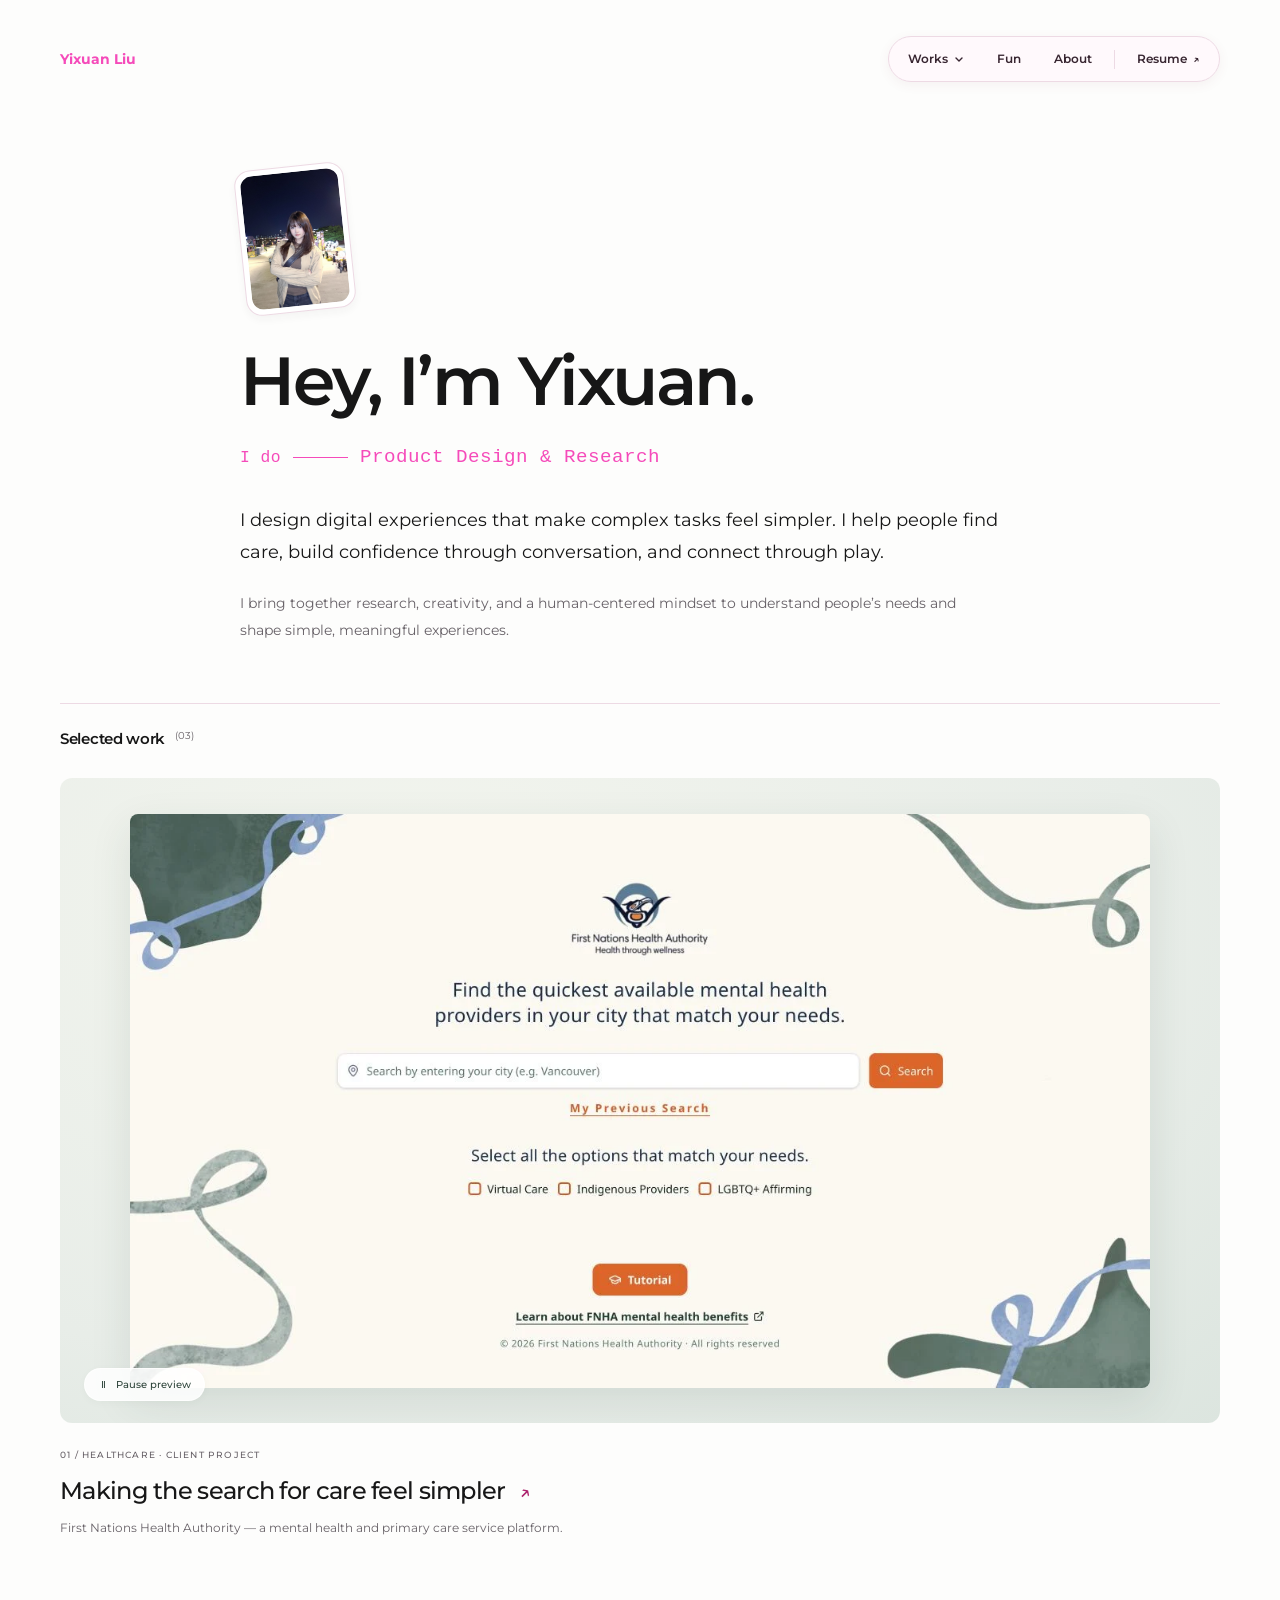
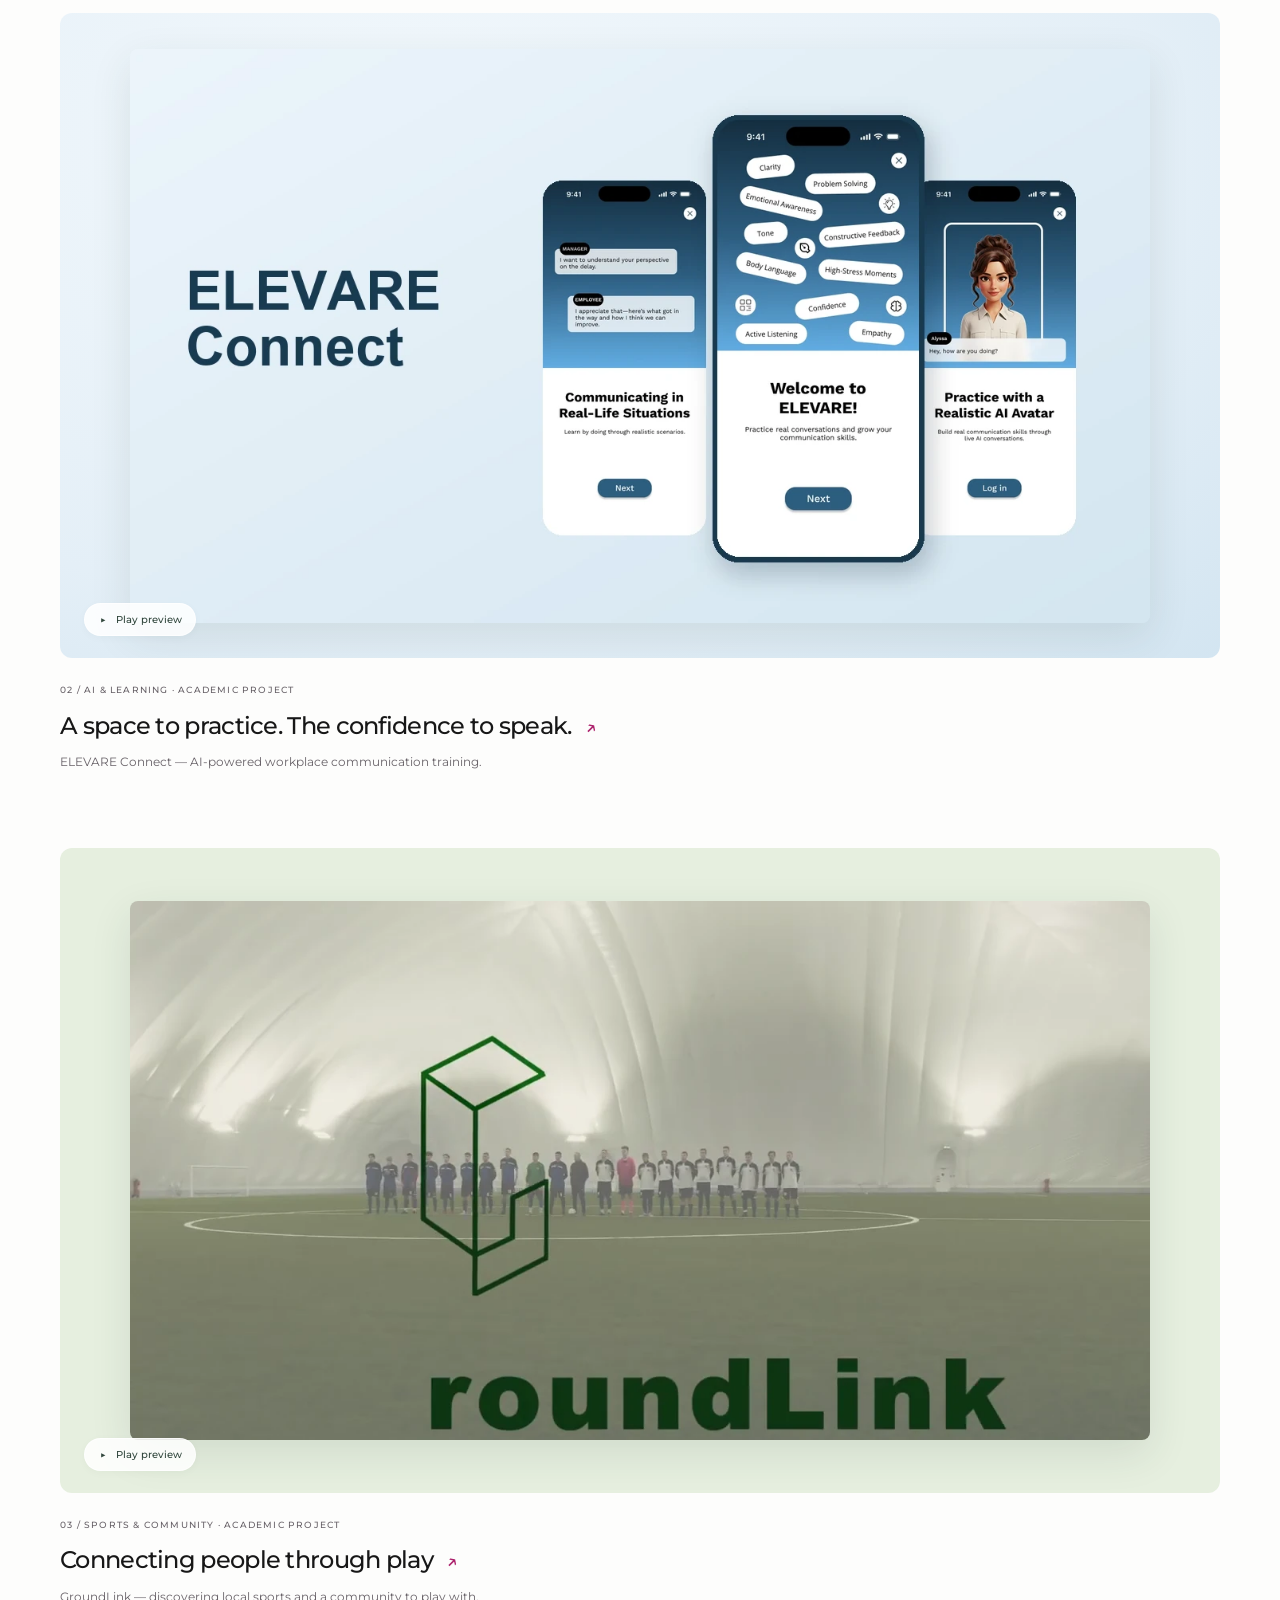
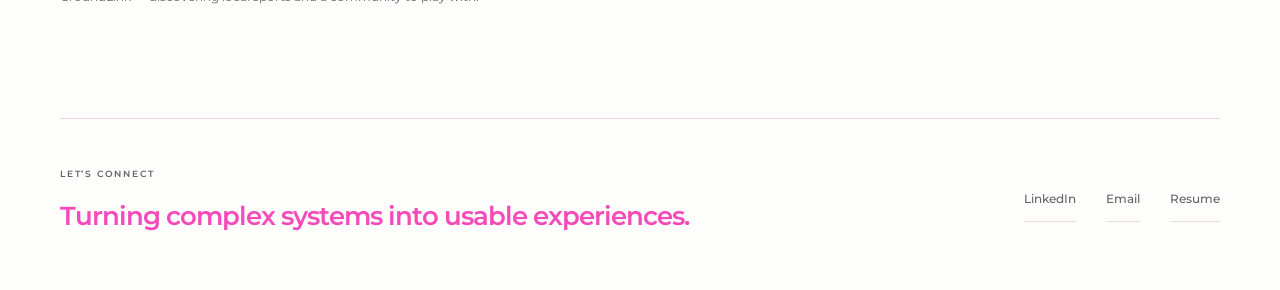
<file: index.html>
<!doctype html>
<html lang="en">
<head>
  <meta charset="UTF-8">
  <meta name="viewport" content="width=device-width, initial-scale=1">
  <meta name="theme-color" content="#fdfdfc">
  <meta name="description" content="Yixuan — a product designer based in Vancouver, turning complex problems into simple, meaningful experiences.">
  <title>Yixuan — Product Designer</title>
  <link rel="icon" href="assets/favicon.svg" type="image/svg+xml">
  <link rel="stylesheet" href="style.css?v=20261102-type-scale">
  <link rel="stylesheet" href="home.css?v=20261102-word-entrance-slower">
  <script src="script.js?v=20261102-photo" defer></script>
  <script src="navigation.js?v=home-sticky" defer></script>
</head>
<body class="home-page">
  <a class="skip-link" href="#main">Skip to content</a>
  <header class="site-header">
    <a class="wordmark" href="./" aria-label="Yixuan Liu, home">Yixuan Liu</a>
    <nav class="portfolio-nav" aria-label="Main navigation">
      <div class="works-menu">
        <button class="pill-link works-trigger" type="button" aria-expanded="false" aria-controls="works-list">Works <svg class="nav-chevron" width="10" height="10" viewBox="0 0 10 10" aria-hidden="true"><path d="m2 4 3 3 3-3" fill="none" stroke="currentColor" stroke-width="1.4" stroke-linecap="round" stroke-linejoin="round"/></svg></button>
        <div class="works-list" id="works-list" hidden>
          <span class="nav-menu-label">SELECTED WORK</span>
          <a href="fnha.html"><strong>First Nations Health Authority</strong><span>Mental health &amp; primary care</span><span class="menu-arrow" aria-hidden="true">↗</span></a>
          <a href="elevare.html"><strong>ELEVARE Connect</strong><span>AI conversation practice</span><span class="menu-arrow" aria-hidden="true">↗</span></a>
          <a href="groundlink.html"><strong>GroundLink</strong><span>Sports discovery &amp; community</span><span class="menu-arrow" aria-hidden="true">↗</span></a>
          <a class="all-work-link" href="./#work">View all work</a>
        </div>
      </div>
      <a class="pill-link" href="fun.html">Fun</a>
      <a class="pill-link" href="about.html">About</a>
      <span class="nav-separator" aria-hidden="true"></span>
      <a class="pill-link resume-link" href="https://drive.google.com/file/d/1cH5FO1PrVe8XBCtlzIYI3ZWWn7KU2nUe/view?usp=drivesdk" target="_blank" rel="noopener noreferrer" aria-label="Resume (opens in a new tab)">Resume <span aria-hidden="true">↗</span></a>
    </nav>
  </header>
  <main id="main">
    <section class="home-intro" aria-labelledby="intro-title">
      <div class="home-hello">
        <button class="home-avatar" type="button" aria-label="Say hello to Yixuan" aria-pressed="false"><img src="assets/about/home-portrait.jpg" alt="Yixuan outdoors at night" width="110" height="146" fetchpriority="high"><span class="photo-hello" aria-hidden="true">Hi there! ✨</span></button>
      </div>
      <h1 id="intro-title"><span class="intro-word" style="--word-index:0">Hey,</span> <span class="intro-word" style="--word-index:1">I’m</span> <span class="intro-word" style="--word-index:2">Yixuan.</span></h1>
      <p class="home-profession"><span class="profession-prefix"><span class="intro-word" style="--word-index:0">I</span> <span class="intro-word" style="--word-index:1">do</span></span><span class="profession-rule" aria-hidden="true"></span><span><span class="intro-word" style="--word-index:2">Product</span> <span class="intro-word" style="--word-index:3">Design</span> <span class="intro-word" style="--word-index:4">&amp;</span> <span class="intro-word" style="--word-index:5">Research</span></span></p>
      <div class="home-intro-bottom">
        <p class="home-intro-lead"><span class="intro-word" style="--word-index:0">I</span> <span class="intro-word" style="--word-index:1">design</span> <span class="intro-word" style="--word-index:2">digital</span> <span class="intro-word" style="--word-index:3">experiences</span> <span class="intro-word" style="--word-index:4">that</span> <span class="intro-word" style="--word-index:5">make</span> <span class="intro-word" style="--word-index:6">complex</span> <span class="intro-word" style="--word-index:7">tasks</span> <span class="intro-word" style="--word-index:8">feel</span> <span class="intro-word" style="--word-index:9">simpler.</span> <span class="intro-word" style="--word-index:10">I</span> <span class="intro-word" style="--word-index:11">help</span> <span class="intro-word" style="--word-index:12">people</span> <span class="intro-word" style="--word-index:13">find</span> <span class="intro-word" style="--word-index:14">care,</span> <span class="intro-word" style="--word-index:15">build</span> <span class="intro-word" style="--word-index:16">confidence</span> <span class="intro-word" style="--word-index:17">through</span> <span class="intro-word" style="--word-index:18">conversation,</span> <span class="intro-word" style="--word-index:19">and</span> <span class="intro-word" style="--word-index:20">connect</span> <span class="intro-word" style="--word-index:21">through</span> <span class="intro-word" style="--word-index:22">play.</span></p>
        <p class="home-intro-detail">I bring together research, creativity, and a human-centered mindset to understand people’s needs and shape simple, meaningful experiences.</p>
      </div>
    </section>
    <section class="selected-work" id="work" aria-labelledby="work-title">
      <div class="home-section-heading"><h2 id="work-title">Selected work<span class="work-count">(03)</span></h2></div>
      <article class="project" aria-labelledby="fnha-title">
        <div class="project-media">
          <a class="project-cover" href="fnha.html" aria-label="See my project: First Nations Health Authority case study">
            <video class="project-video" data-project-video muted loop playsinline preload="metadata" poster="assets/fnha-poster.webp?v=motion-10s" width="1280" height="720" aria-hidden="true" tabindex="-1">
              <source src="assets/fnha-preview.mp4?v=motion-10s" type="video/mp4">
            </video>
            <span class="project-cta">See my project <span aria-hidden="true">↗</span></span>
          </a>
          <button class="preview-toggle" type="button" aria-label="Play project preview" hidden><span class="preview-toggle-icon" aria-hidden="true">▶</span><span class="preview-toggle-label">Play preview</span></button>
        </div>
        <div class="project-caption">
          <div class="home-project-story"><span class="home-project-label">01 / HEALTHCARE · CLIENT PROJECT</span><h3 id="fnha-title"><a href="fnha.html">Making the search for care feel simpler <span aria-hidden="true">↗</span></a></h3><p>First Nations Health Authority — a mental health and primary care service platform.</p></div>
        </div>
      </article>
      <article class="project project-elevare" aria-labelledby="elevare-title">
        <div class="project-media">
          <a class="project-cover" href="elevare.html" aria-label="See my project: ELEVARE Connect case study">
            <video class="project-video" data-project-video muted loop playsinline preload="metadata" poster="assets/elevare-poster.webp?v=title-only-4" width="1280" height="720" aria-hidden="true" tabindex="-1">
              <source src="assets/elevare-preview.mp4?v=title-only-4" type="video/mp4">
            </video>
            <span class="project-cta">See my project <span aria-hidden="true">↗</span></span>
          </a>
          <button class="preview-toggle" type="button" aria-label="Play project preview" hidden><span class="preview-toggle-icon" aria-hidden="true">▶</span><span class="preview-toggle-label">Play preview</span></button>
        </div>
        <div class="project-caption">
          <div class="home-project-story"><span class="home-project-label">02 / AI &amp; LEARNING · ACADEMIC PROJECT</span><h3 id="elevare-title"><a href="elevare.html">A space to practice. The confidence to speak. <span aria-hidden="true">↗</span></a></h3><p>ELEVARE Connect — AI-powered workplace communication training.</p></div>
        </div>
      </article>
      <article class="project project-groundlink" aria-labelledby="groundlink-title"><div class="project-media"><a class="project-cover" href="groundlink.html" aria-label="See my project: GroundLink case study"><video class="project-video" data-project-video muted loop playsinline preload="metadata" poster="assets/groundlink-original-poster.webp?v=original-video" width="1280" height="720" aria-hidden="true" tabindex="-1"><source src="assets/groundlink-original-video.mp4?v=original-video" type="video/mp4"></video><span class="project-cta">See my project <span aria-hidden="true">↗</span></span></a><button class="preview-toggle" type="button" aria-label="Play project preview" hidden><span class="preview-toggle-icon" aria-hidden="true">▶</span><span class="preview-toggle-label">Play preview</span></button></div><div class="project-caption"><div class="home-project-story"><span class="home-project-label">03 / SPORTS &amp; COMMUNITY · ACADEMIC PROJECT</span><h3 id="groundlink-title"><a href="groundlink.html">Connecting people through play <span aria-hidden="true">↗</span></a></h3><p>GroundLink — discovering local sports and a community to play with.</p></div></div></article>
    </section>
    <footer class="site-footer" aria-label="Get in touch">
      <div class="footer-message">
        <span class="footer-eyebrow">LET’S CONNECT</span>
        <h2>Turning complex systems into usable experiences.</h2>
      </div>
      <nav class="footer-links" aria-label="Contact and resume">
        <a href="https://www.linkedin.com/in/yixuan-liu21/" target="_blank" rel="noopener noreferrer" aria-label="LinkedIn (opens in a new tab)">LinkedIn</a>
        <a href="mailto:liuyixuan2002021@gmail.com">Email</a>
        <a href="https://drive.google.com/file/d/1cH5FO1PrVe8XBCtlzIYI3ZWWn7KU2nUe/view?usp=drivesdk" target="_blank" rel="noopener noreferrer" aria-label="Resume (opens in a new tab)">Resume</a>
      </nav>
    </footer>
  </main>
  <div class="project-cursor" aria-hidden="true">See my project <span>↗</span></div>
</body>
</html>
</file>
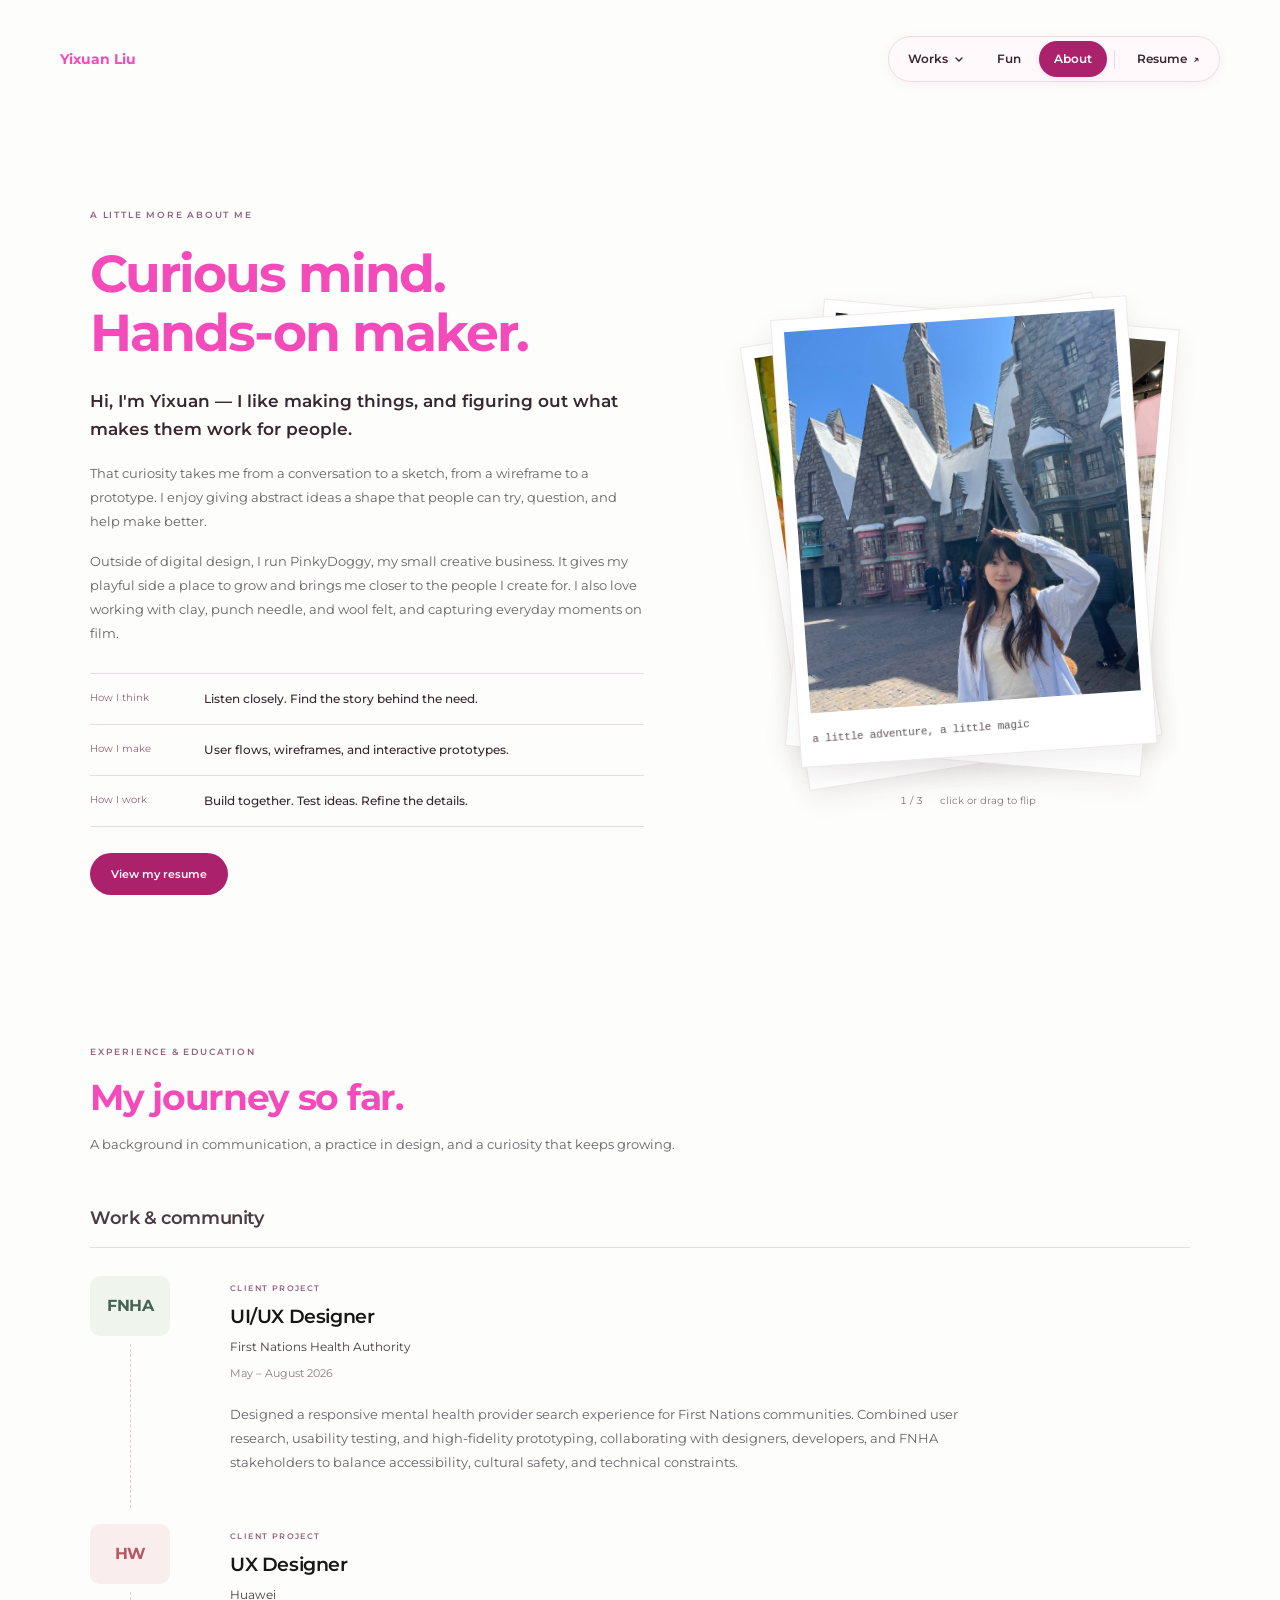
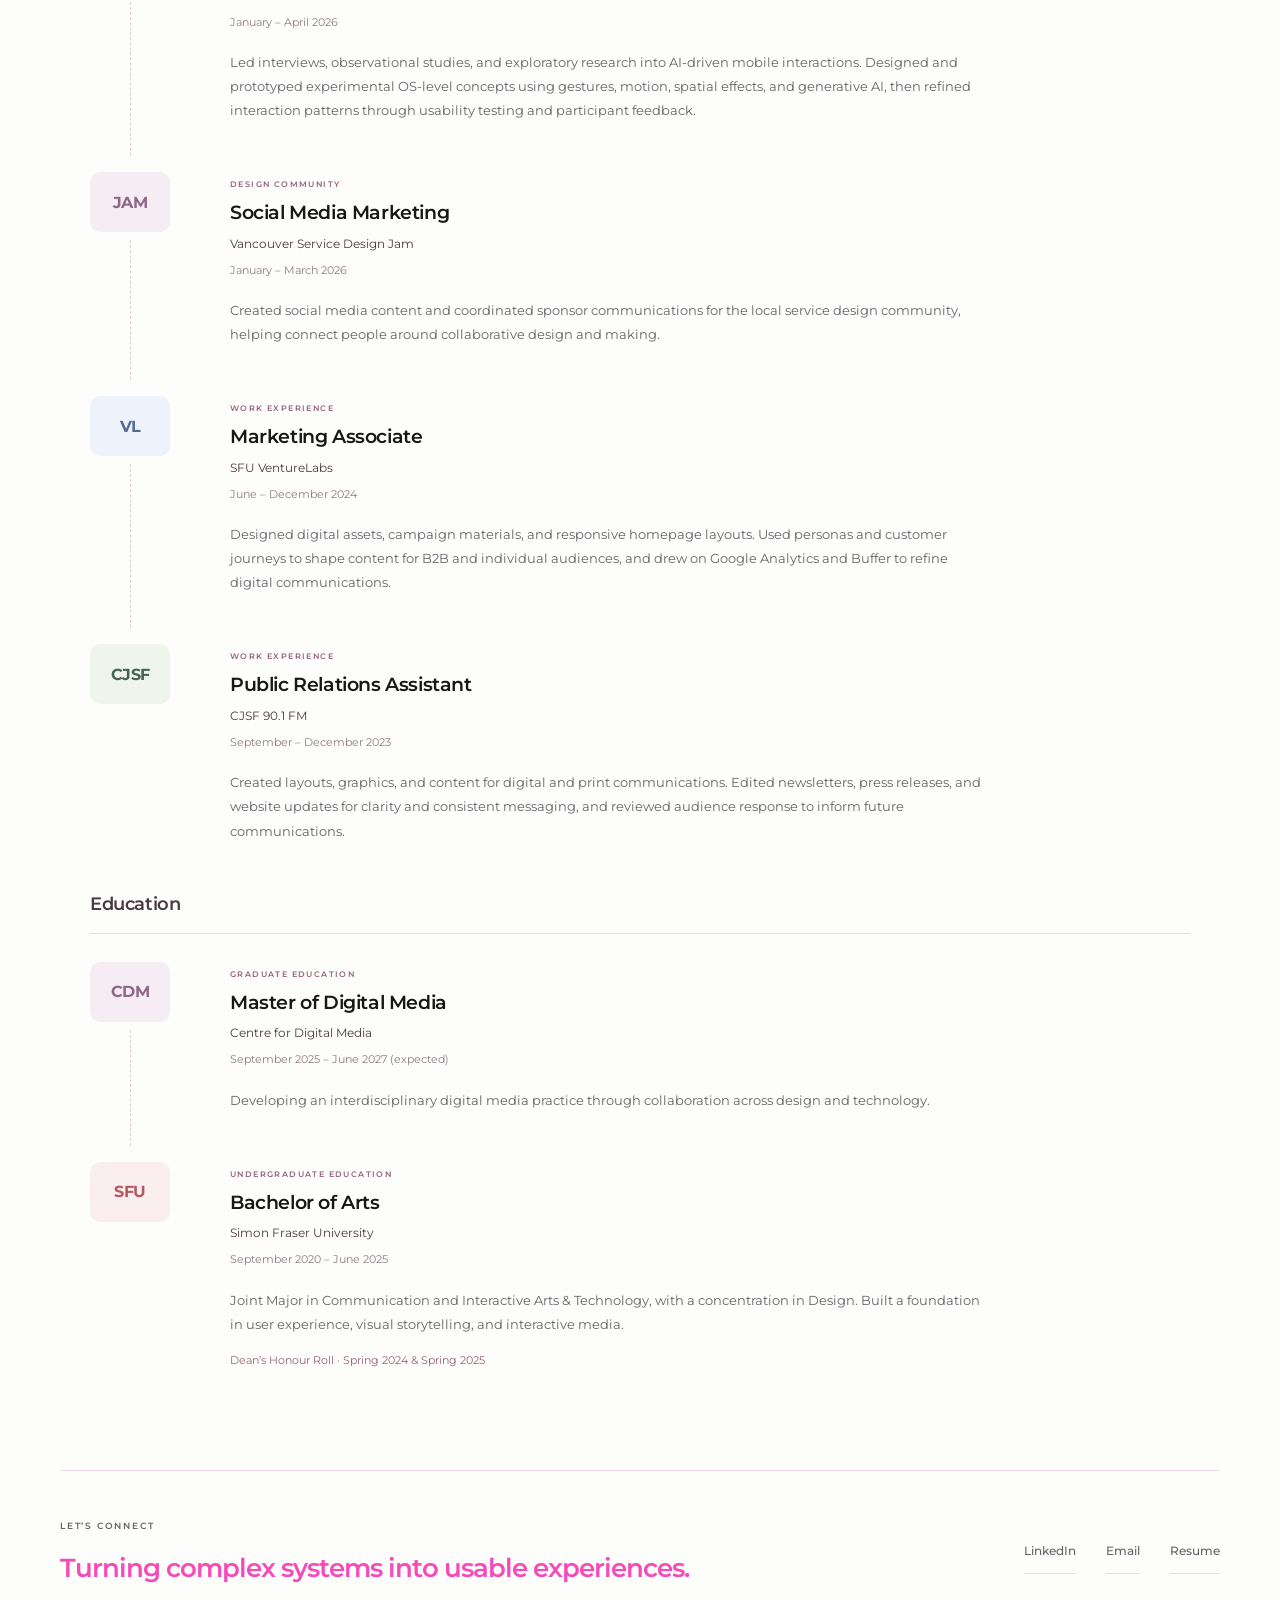
<file: about.html>
<!doctype html>
<html lang="en"><head><meta charset="UTF-8"><meta name="viewport" content="width=device-width, initial-scale=1"><meta name="theme-color" content="#fdfdfc"><title>About — Yixuan Liu</title><link rel="icon" href="assets/favicon.svg" type="image/svg+xml"><link rel="stylesheet" href="style.css?v=20261102-type-scale"><link rel="stylesheet" href="about.css?v=20261101-journey"><script src="navigation.js" defer></script><script src="about.js?v=20261101-photos" defer></script></head>
<body class="about-page"><a class="skip-link" href="#main">Skip to content</a><header class="site-header">
    <a class="wordmark" href="./" aria-label="Yixuan Liu, home">Yixuan Liu</a>
    <nav class="portfolio-nav" aria-label="Main navigation">
      <div class="works-menu">
        <button class="pill-link works-trigger" type="button" aria-expanded="false" aria-controls="works-list">Works <svg class="nav-chevron" width="10" height="10" viewBox="0 0 10 10" aria-hidden="true"><path d="m2 4 3 3 3-3" fill="none" stroke="currentColor" stroke-width="1.4" stroke-linecap="round" stroke-linejoin="round"/></svg></button>
        <div class="works-list" id="works-list" hidden>
          <span class="nav-menu-label">SELECTED WORK</span>
          <a href="fnha.html"><strong>First Nations Health Authority</strong><span>Mental health &amp; primary care</span><span class="menu-arrow" aria-hidden="true">↗</span></a>
          <a href="elevare.html"><strong>ELEVARE Connect</strong><span>AI conversation practice</span><span class="menu-arrow" aria-hidden="true">↗</span></a>
          <a href="groundlink.html"><strong>GroundLink</strong><span>Sports discovery &amp; community</span><span class="menu-arrow" aria-hidden="true">↗</span></a>
          <a class="all-work-link" href="./#work">View all work</a>
        </div>
      </div>
      <a class="pill-link" href="fun.html">Fun</a>
      <a class="pill-link" href="about.html" aria-current="page">About</a>
      <span class="nav-separator" aria-hidden="true"></span>
      <a class="pill-link resume-link" href="https://drive.google.com/file/d/1cH5FO1PrVe8XBCtlzIYI3ZWWn7KU2nUe/view?usp=drivesdk" target="_blank" rel="noopener noreferrer" aria-label="Resume (opens in a new tab)">Resume <span aria-hidden="true">↗</span></a>
    </nav>
  </header><main id="main"><section class="about-intro" aria-labelledby="page-title">
      <div class="about-copy">
        <span class="about-eyebrow">A LITTLE MORE ABOUT ME</span>
        <h1 id="page-title">Curious mind.<br>Hands-on maker.</h1>
        <p class="about-lead">Hi, I'm Yixuan — I like making things, and figuring out what makes them work for people.</p>
        <p>That curiosity takes me from a conversation to a sketch, from a wireframe to a prototype. I enjoy giving abstract ideas a shape that people can try, question, and help make better.</p>
        <p>Outside of digital design, I run PinkyDoggy, my small creative business. It gives my playful side a place to grow and brings me closer to the people I create for. I also love working with clay, punch needle, and wool felt, and capturing everyday moments on film.</p>
        <dl class="about-strengths">
          <div><dt>How I think</dt><dd>Listen closely. Find the story behind the need.</dd></div>
          <div><dt>How I make</dt><dd>User flows, wireframes, and interactive prototypes.</dd></div>
          <div><dt>How I work</dt><dd>Build together. Test ideas. Refine the details.</dd></div>
        </dl>
        <a class="about-resume" href="https://drive.google.com/file/d/1cH5FO1PrVe8XBCtlzIYI3ZWWn7KU2nUe/view?usp=drivesdk" target="_blank" rel="noopener noreferrer">View my resume</a>
      </div>
      <div class="photo-corner" role="group" aria-label="A few glimpses into my world">
        <div class="photo-stack">
          <figure class="snapshot" data-position="0"><img src="assets/about/yixuan-01.jpg" alt="Yixuan exploring a street of storybook stone buildings" fetchpriority="high" draggable="false" style="object-position:50% 50%"><figcaption>a little adventure, a little magic</figcaption></figure>
          <figure class="snapshot" data-position="1" aria-hidden="true"><img src="assets/about/yixuan-02.jpg" alt="Yixuan at her pink PinkyDoggy market booth" draggable="false" style="object-position:50% 50%"><figcaption>my small business, PinkyDoggy</figcaption></figure>
          <figure class="snapshot" data-position="2" aria-hidden="true"><img src="assets/about/yixuan-03.jpg" alt="Yixuan holding an ice cream beside a Rilakkuma statue" draggable="false" style="object-position:68% 50%"><figcaption>finding joy in the little things</figcaption></figure>
          <button class="photo-flip" type="button" aria-label="Show next photo" aria-describedby="photo-hint"></button>
        </div>
        <p class="photo-hint" id="photo-hint"><span class="photo-count" aria-live="polite" aria-atomic="true">1 / 3</span><span>click or drag to flip</span></p>
      </div>
    </section>
    <section class="journey-section" aria-labelledby="journey-title">
      <div class="journey-heading"><span class="about-eyebrow">EXPERIENCE &amp; EDUCATION</span><h2 id="journey-title">My journey so far.</h2><p>A background in communication, a practice in design, and a curiosity that keeps growing.</p></div>
      <h3 class="journey-group-title" id="work-experience-title">Work &amp; community</h3>
      <ol class="journey-list" aria-labelledby="work-experience-title">
        <li class="journey-entry"><div class="journey-mark" aria-hidden="true">FNHA</div><div class="journey-content"><span class="journey-type">CLIENT PROJECT</span><h4>UI/UX Designer</h4><p class="journey-place">First Nations Health Authority</p><p class="journey-date">May – August 2026</p><p>Designed a responsive mental health provider search experience for First Nations communities. Combined user research, usability testing, and high-fidelity prototyping, collaborating with designers, developers, and FNHA stakeholders to balance accessibility, cultural safety, and technical constraints.</p></div></li>
        <li class="journey-entry"><div class="journey-mark journey-mark-red" aria-hidden="true">HW</div><div class="journey-content"><span class="journey-type">CLIENT PROJECT</span><h4>UX Designer</h4><p class="journey-place">Huawei</p><p class="journey-date">January – April 2026</p><p>Led interviews, observational studies, and exploratory research into AI-driven mobile interactions. Designed and prototyped experimental OS-level concepts using gestures, motion, spatial effects, and generative AI, then refined interaction patterns through usability testing and participant feedback.</p></div></li>
        <li class="journey-entry"><div class="journey-mark journey-mark-plum" aria-hidden="true">JAM</div><div class="journey-content"><span class="journey-type">DESIGN COMMUNITY</span><h4>Social Media Marketing</h4><p class="journey-place">Vancouver Service Design Jam</p><p class="journey-date">January – March 2026</p><p>Created social media content and coordinated sponsor communications for the local service design community, helping connect people around collaborative design and making.</p></div></li>
        <li class="journey-entry"><div class="journey-mark journey-mark-blue" aria-hidden="true">VL</div><div class="journey-content"><span class="journey-type">WORK EXPERIENCE</span><h4>Marketing Associate</h4><p class="journey-place">SFU VentureLabs</p><p class="journey-date">June – December 2024</p><p>Designed digital assets, campaign materials, and responsive homepage layouts. Used personas and customer journeys to shape content for B2B and individual audiences, and drew on Google Analytics and Buffer to refine digital communications.</p></div></li>
        <li class="journey-entry"><div class="journey-mark" aria-hidden="true">CJSF</div><div class="journey-content"><span class="journey-type">WORK EXPERIENCE</span><h4>Public Relations Assistant</h4><p class="journey-place">CJSF 90.1 FM</p><p class="journey-date">September – December 2023</p><p>Created layouts, graphics, and content for digital and print communications. Edited newsletters, press releases, and website updates for clarity and consistent messaging, and reviewed audience response to inform future communications.</p></div></li>
      </ol>
      <h3 class="journey-group-title" id="education-title">Education</h3>
      <ol class="journey-list" aria-labelledby="education-title">
        <li class="journey-entry"><div class="journey-mark journey-mark-plum" aria-hidden="true">CDM</div><div class="journey-content"><span class="journey-type">GRADUATE EDUCATION</span><h4>Master of Digital Media</h4><p class="journey-place">Centre for Digital Media</p><p class="journey-date">September 2025 – June 2027 (expected)</p><p>Developing an interdisciplinary digital media practice through collaboration across design and technology.</p></div></li>
        <li class="journey-entry"><div class="journey-mark journey-mark-red" aria-hidden="true">SFU</div><div class="journey-content"><span class="journey-type">UNDERGRADUATE EDUCATION</span><h4>Bachelor of Arts</h4><p class="journey-place">Simon Fraser University</p><p class="journey-date">September 2020 – June 2025</p><p>Joint Major in Communication and Interactive Arts &amp; Technology, with a concentration in Design. Built a foundation in user experience, visual storytelling, and interactive media.</p><p class="journey-honours">Dean’s Honour Roll · Spring 2024 &amp; Spring 2025</p></div></li>
      </ol>
    </section>
    <footer class="site-footer" aria-label="Get in touch">
      <div class="footer-message">
        <span class="footer-eyebrow">LET’S CONNECT</span>
        <h2>Turning complex systems into usable experiences.</h2>
      </div>
      <nav class="footer-links" aria-label="Contact and resume">
        <a href="https://www.linkedin.com/in/yixuan-liu21/" target="_blank" rel="noopener noreferrer" aria-label="LinkedIn (opens in a new tab)">LinkedIn</a>
        <a href="mailto:liuyixuan2002021@gmail.com">Email</a>
        <a href="https://drive.google.com/file/d/1cH5FO1PrVe8XBCtlzIYI3ZWWn7KU2nUe/view?usp=drivesdk" target="_blank" rel="noopener noreferrer" aria-label="Resume (opens in a new tab)">Resume</a>
      </nav>
    </footer></main></body></html>
</file>
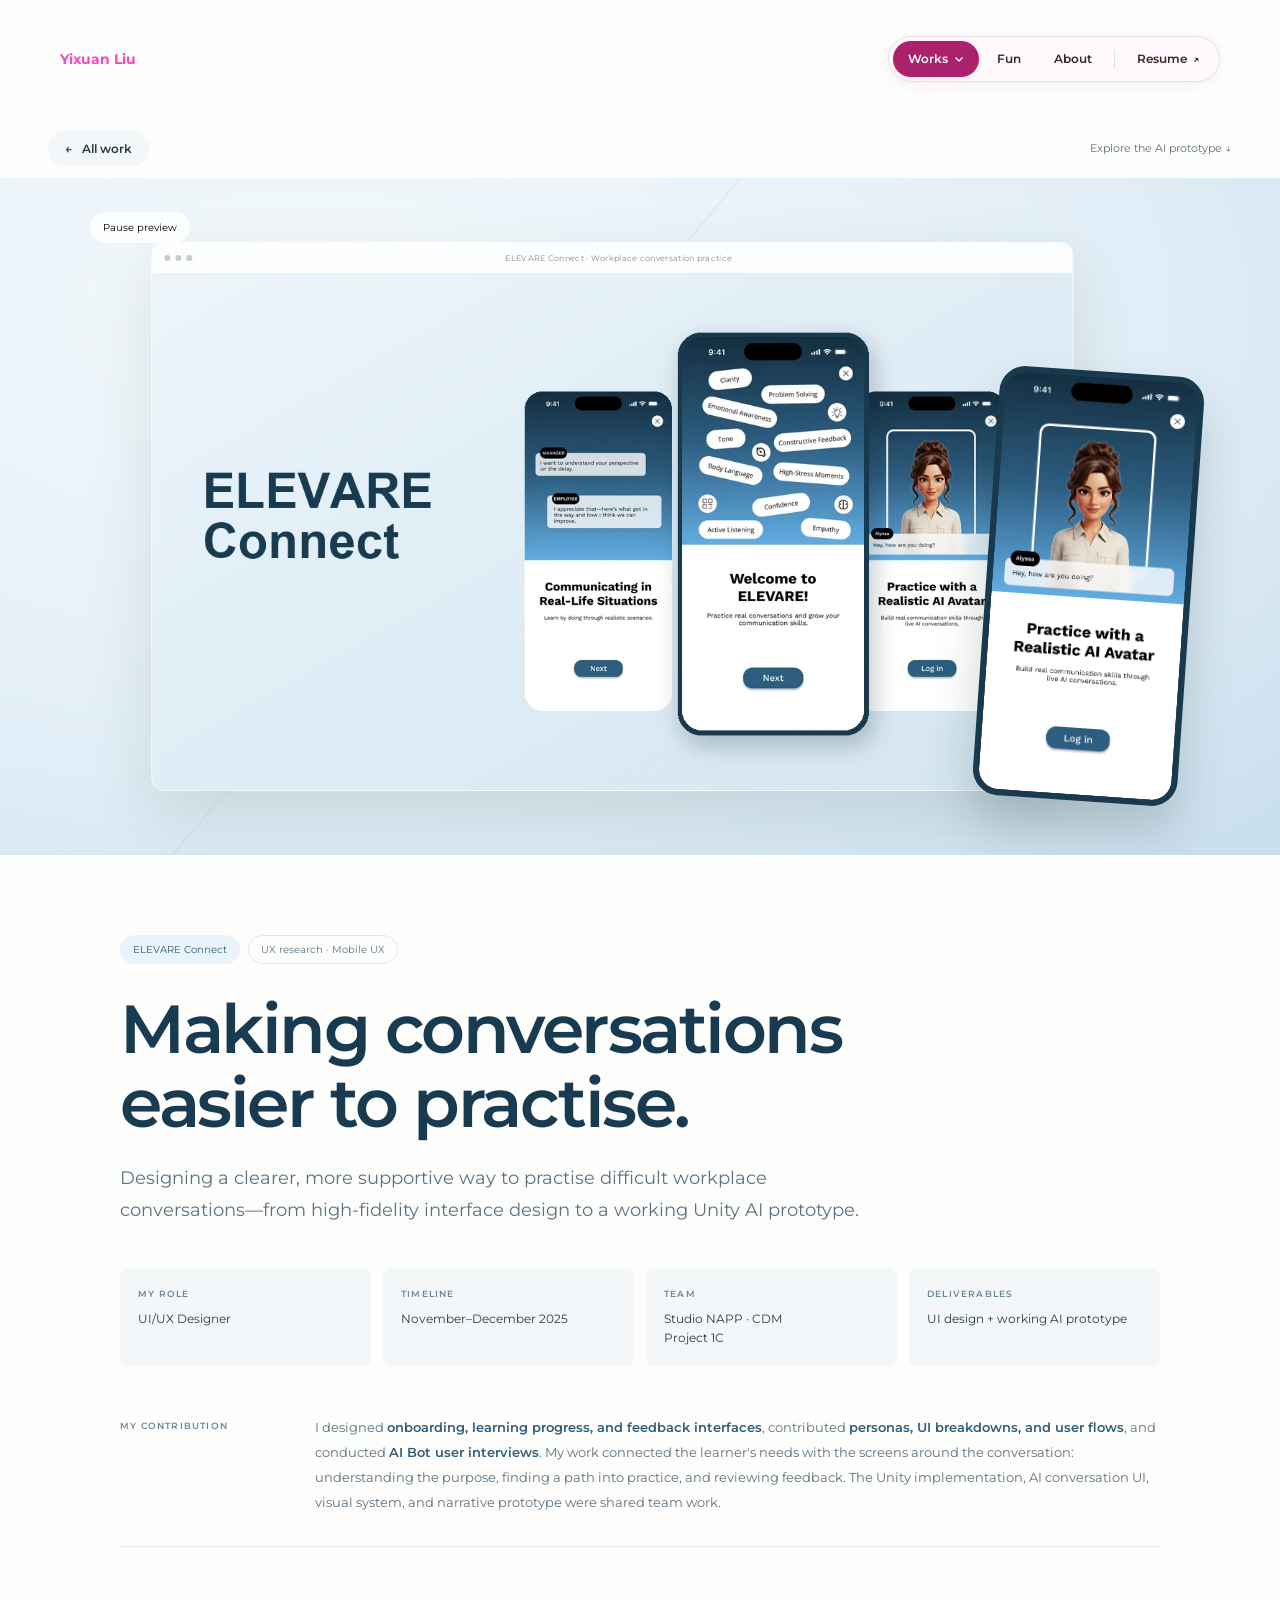
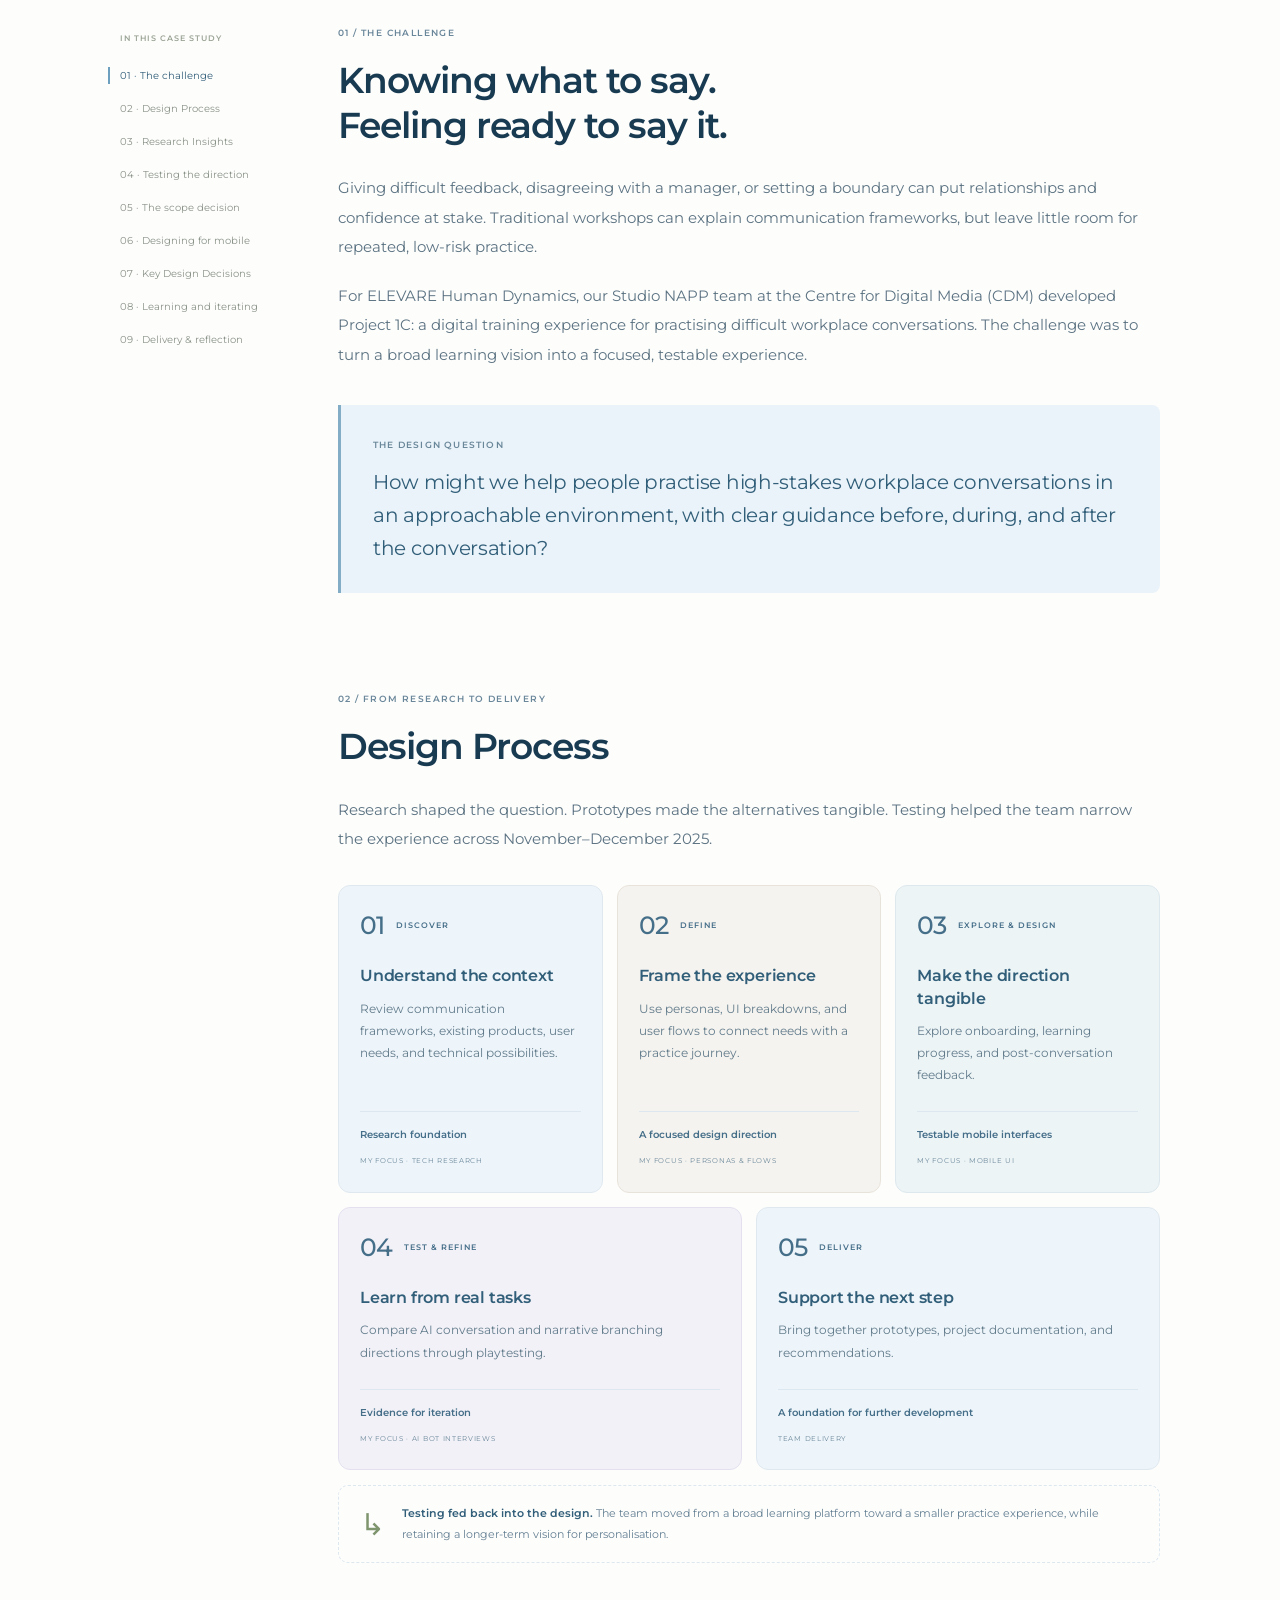
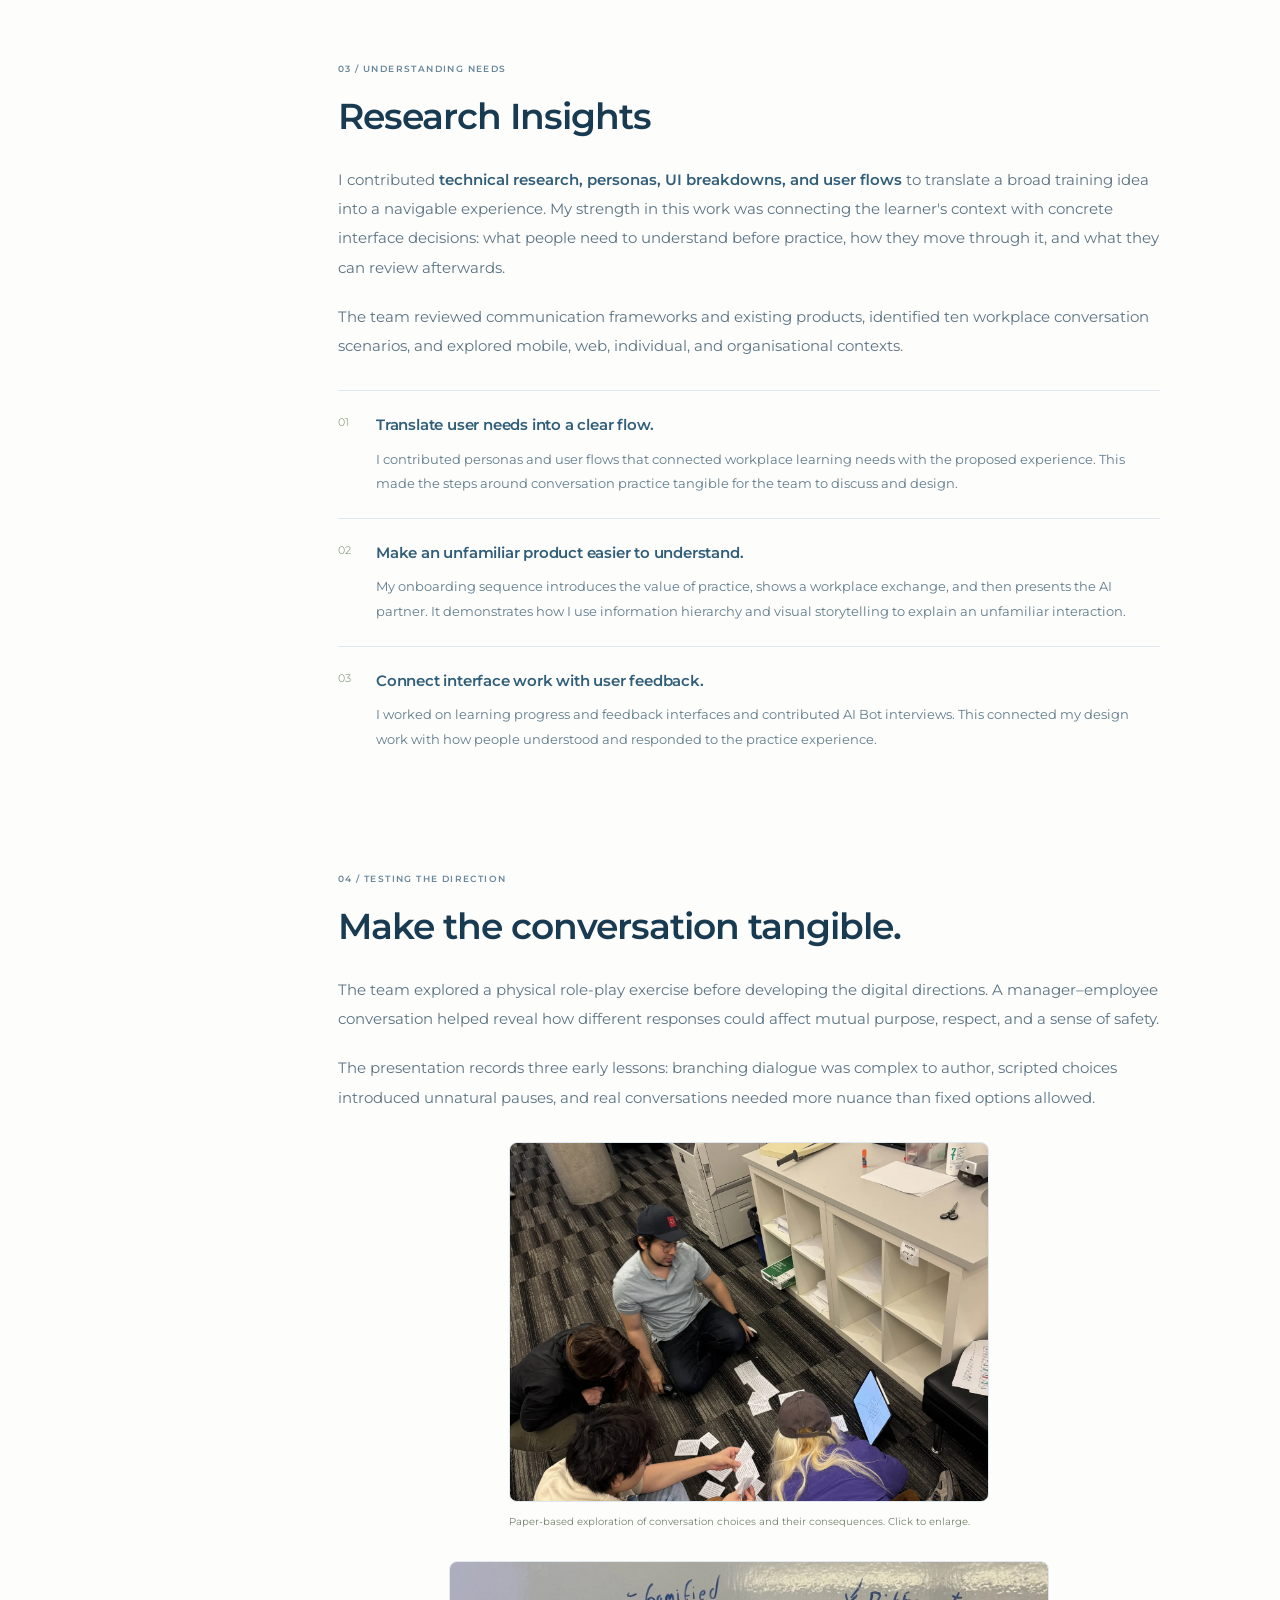
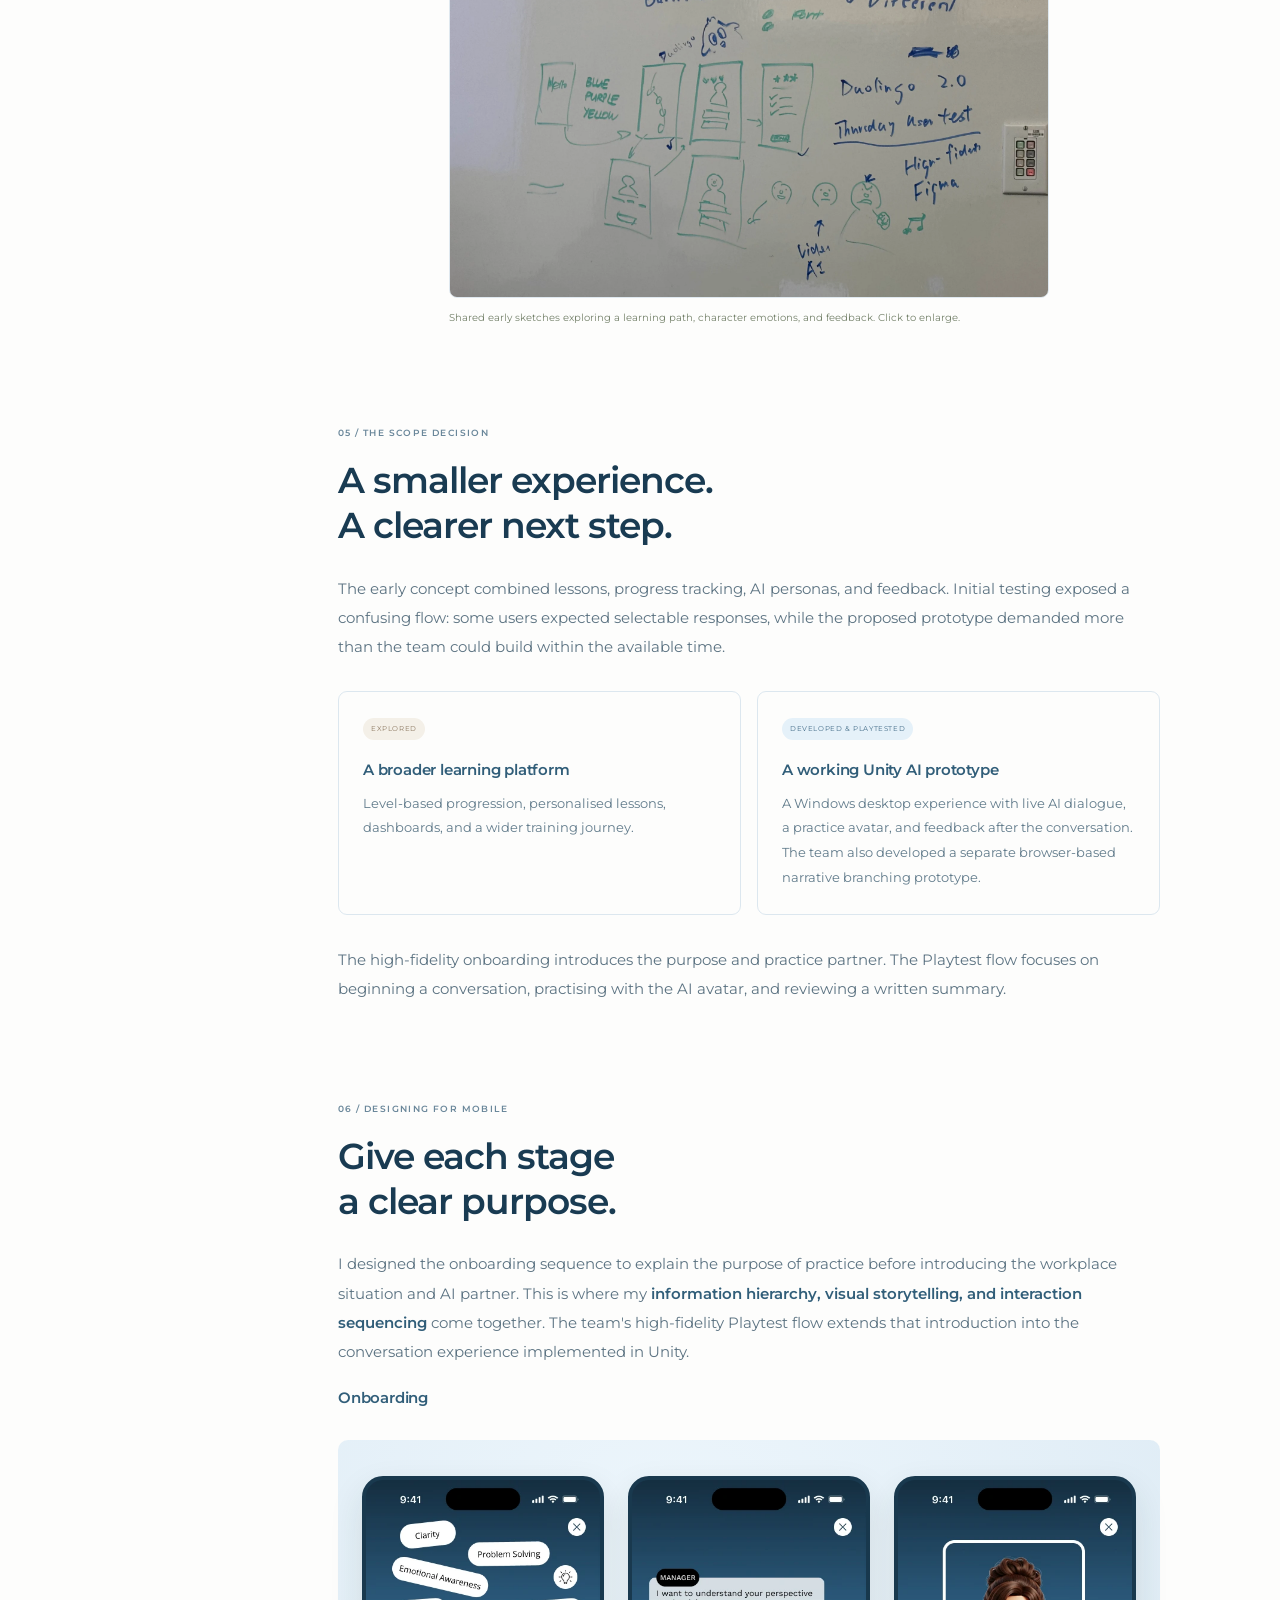
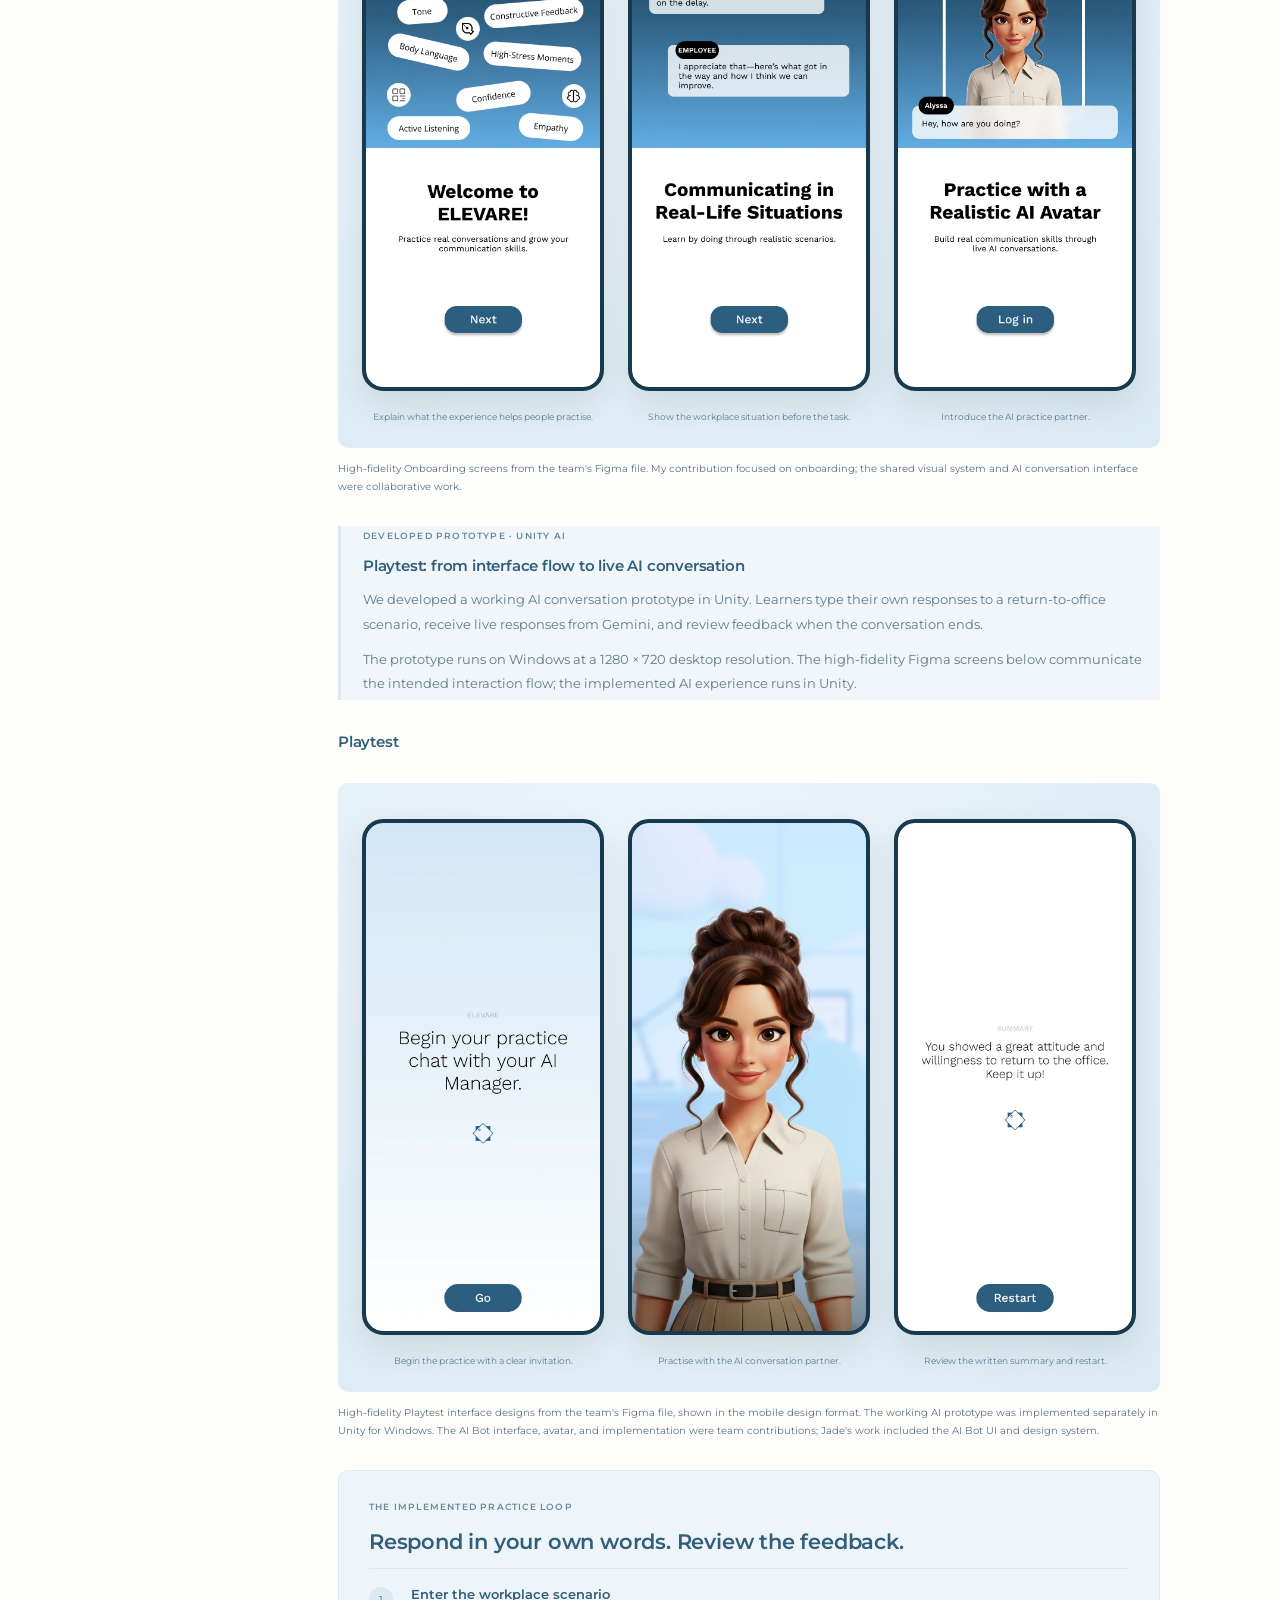
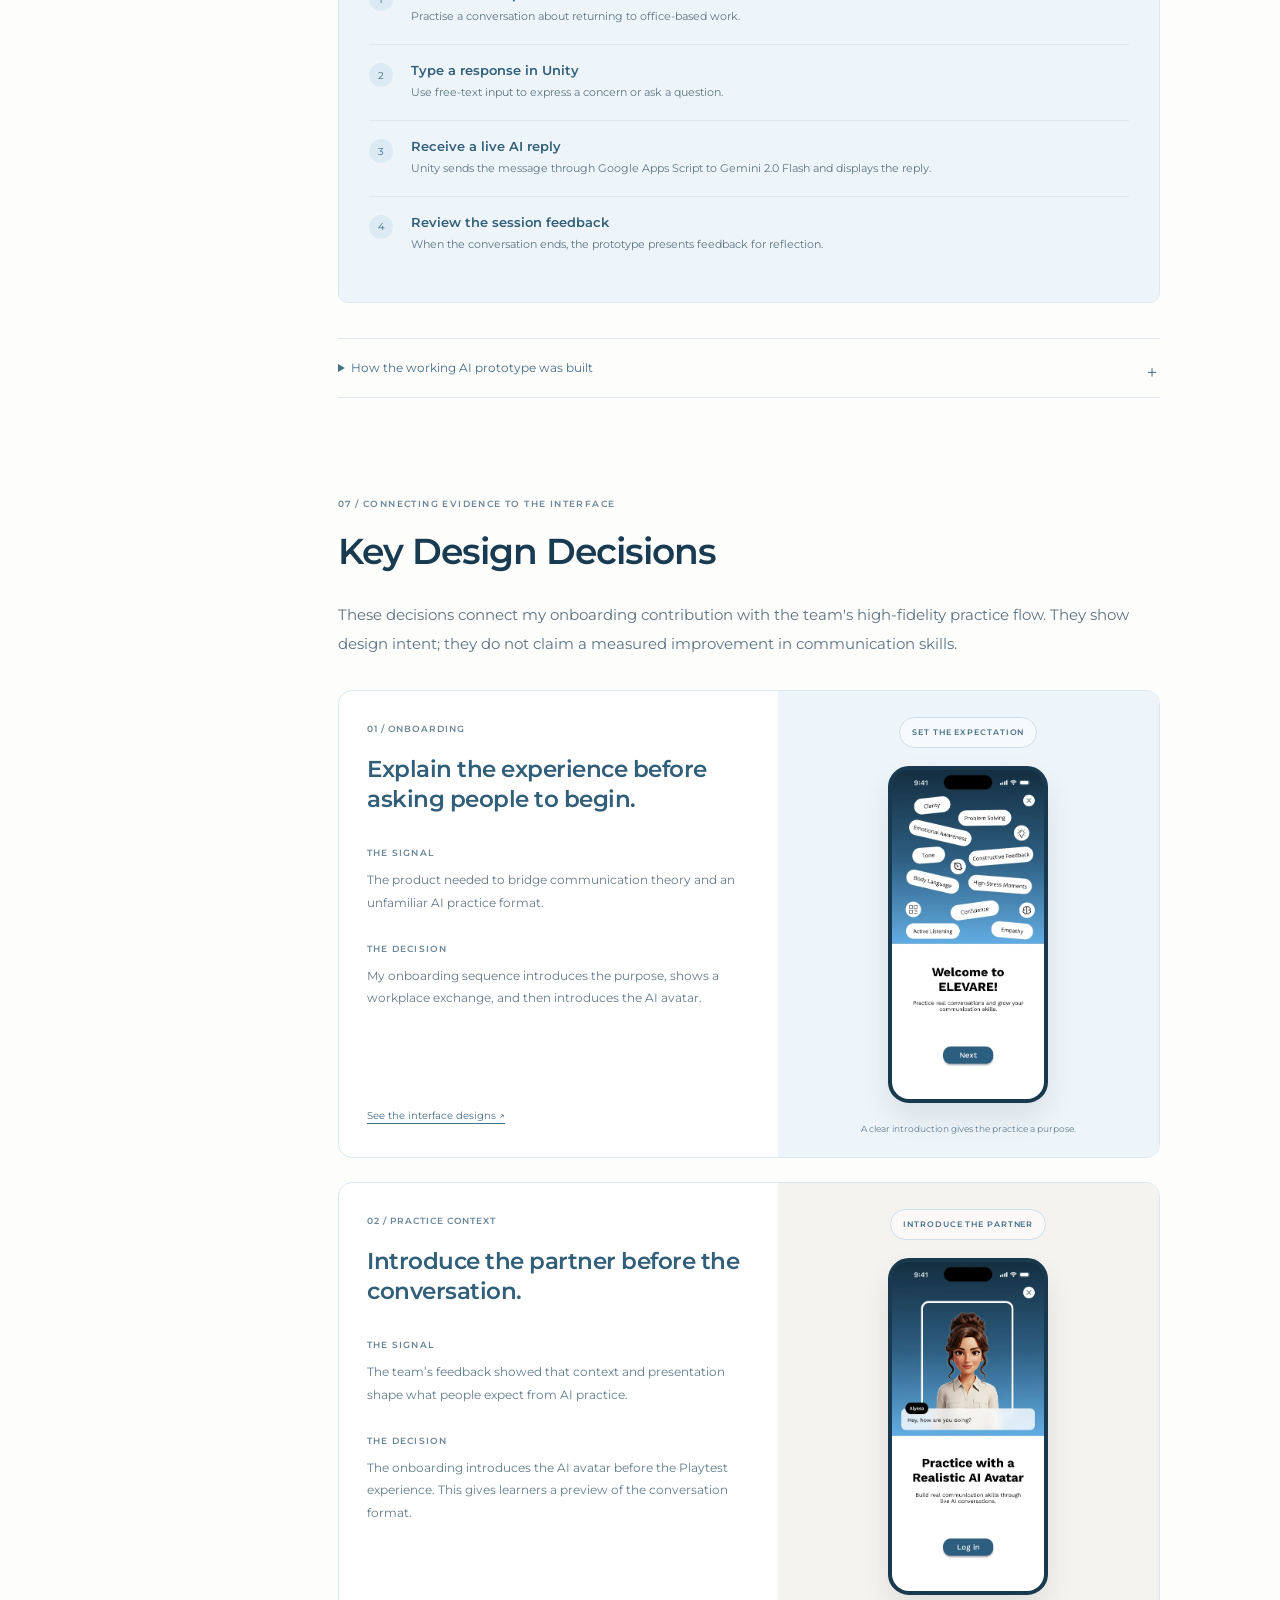
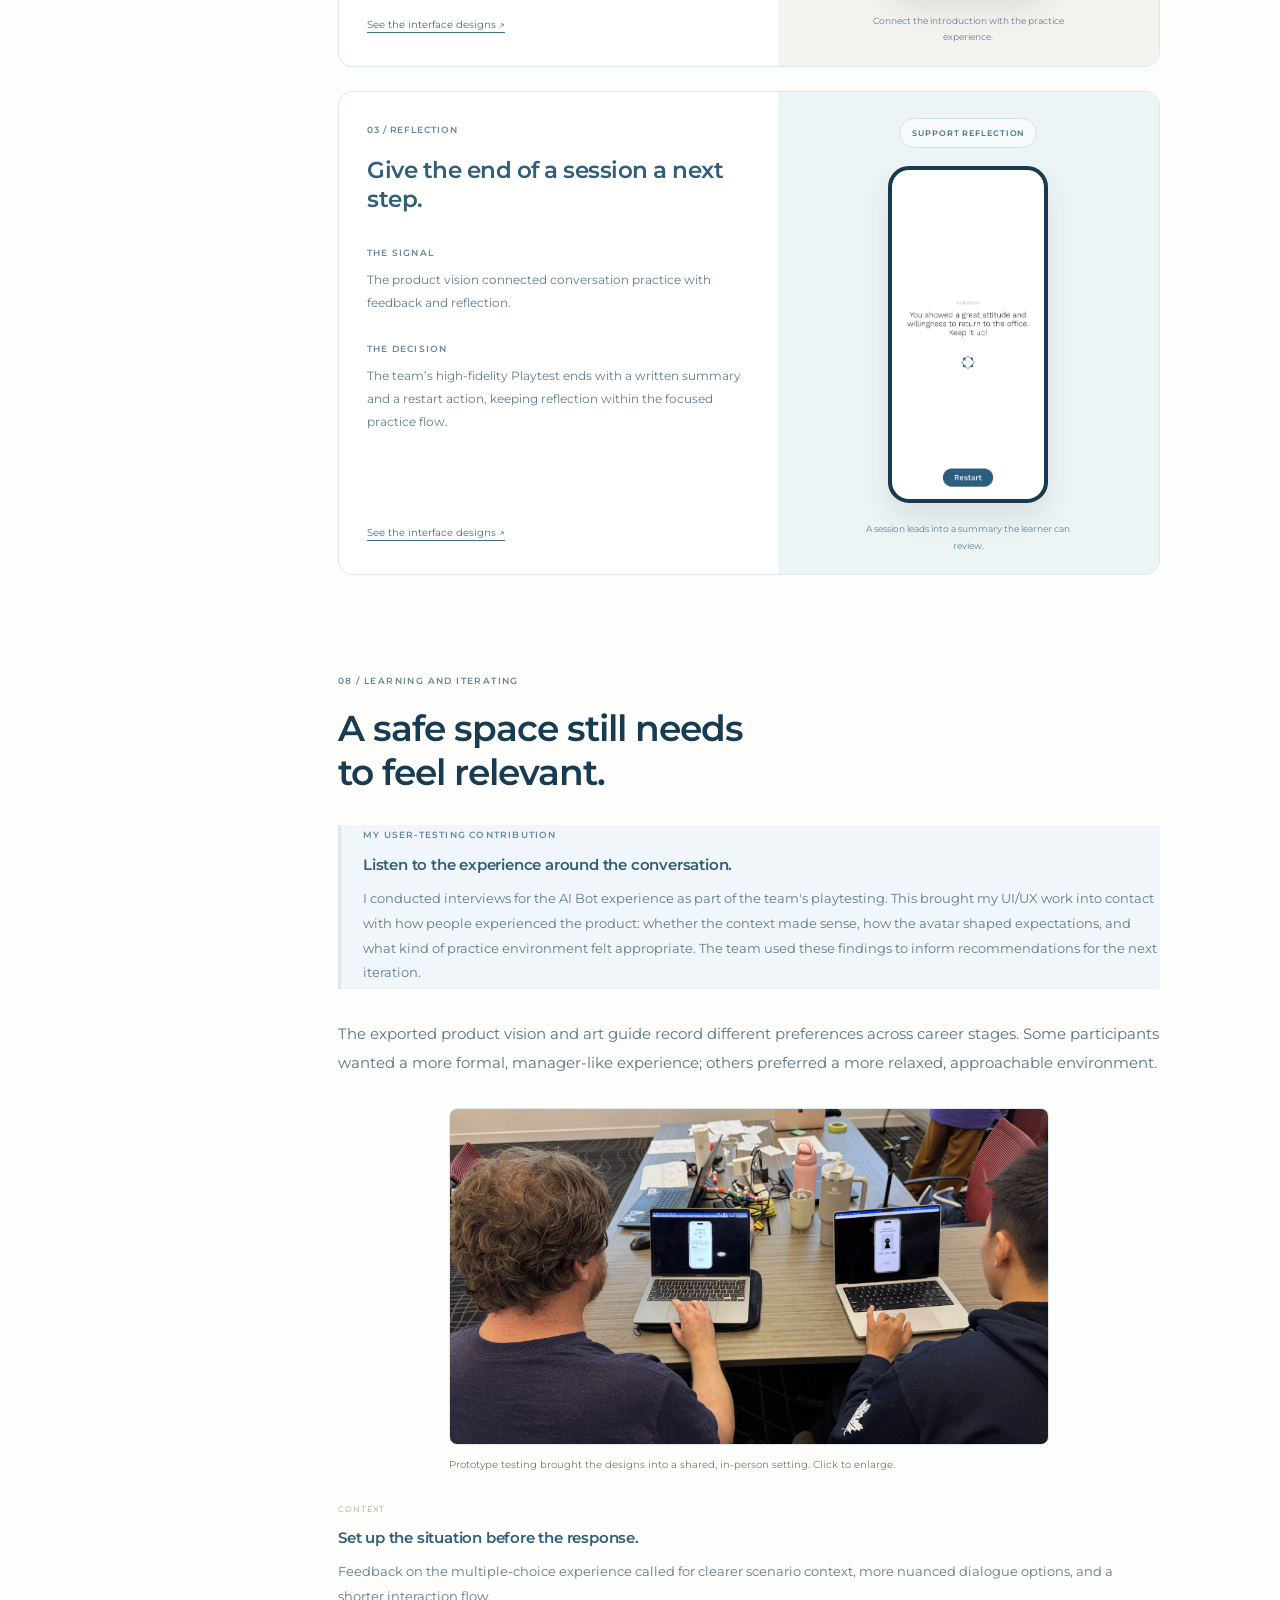
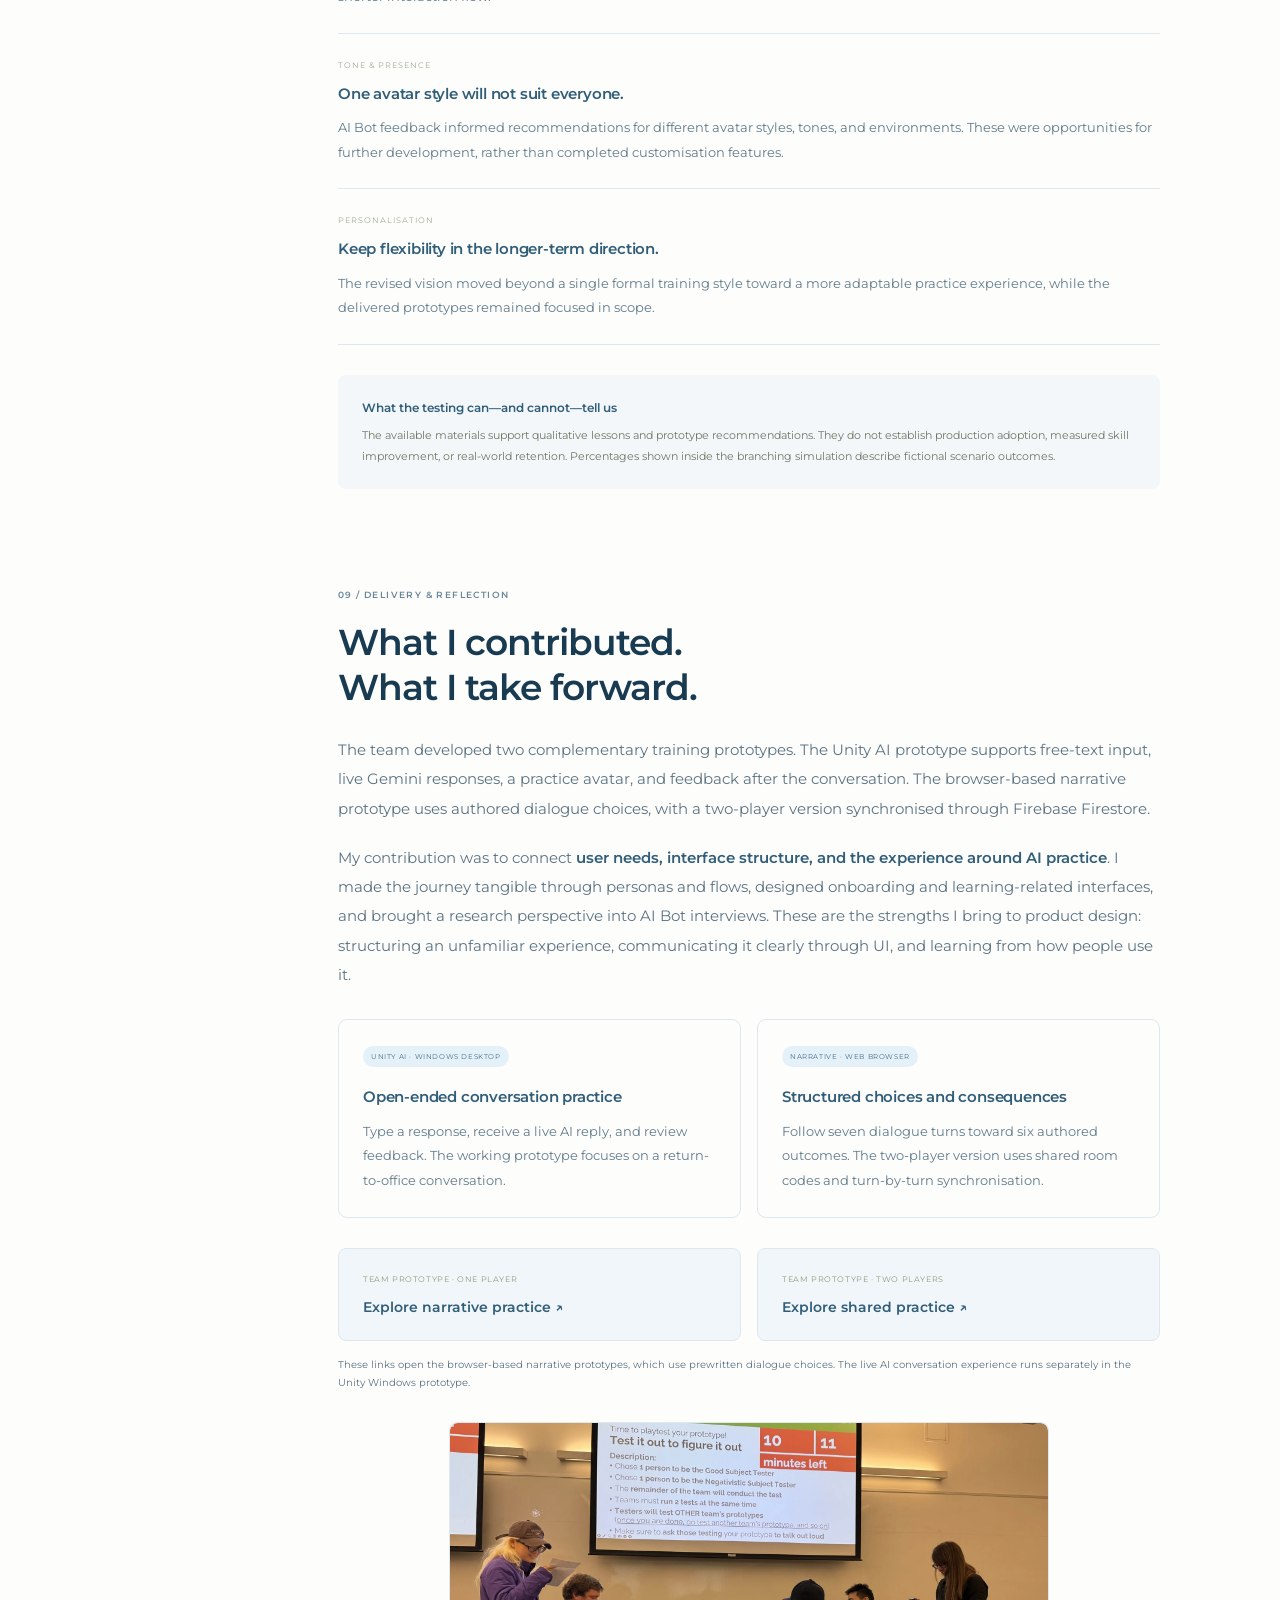
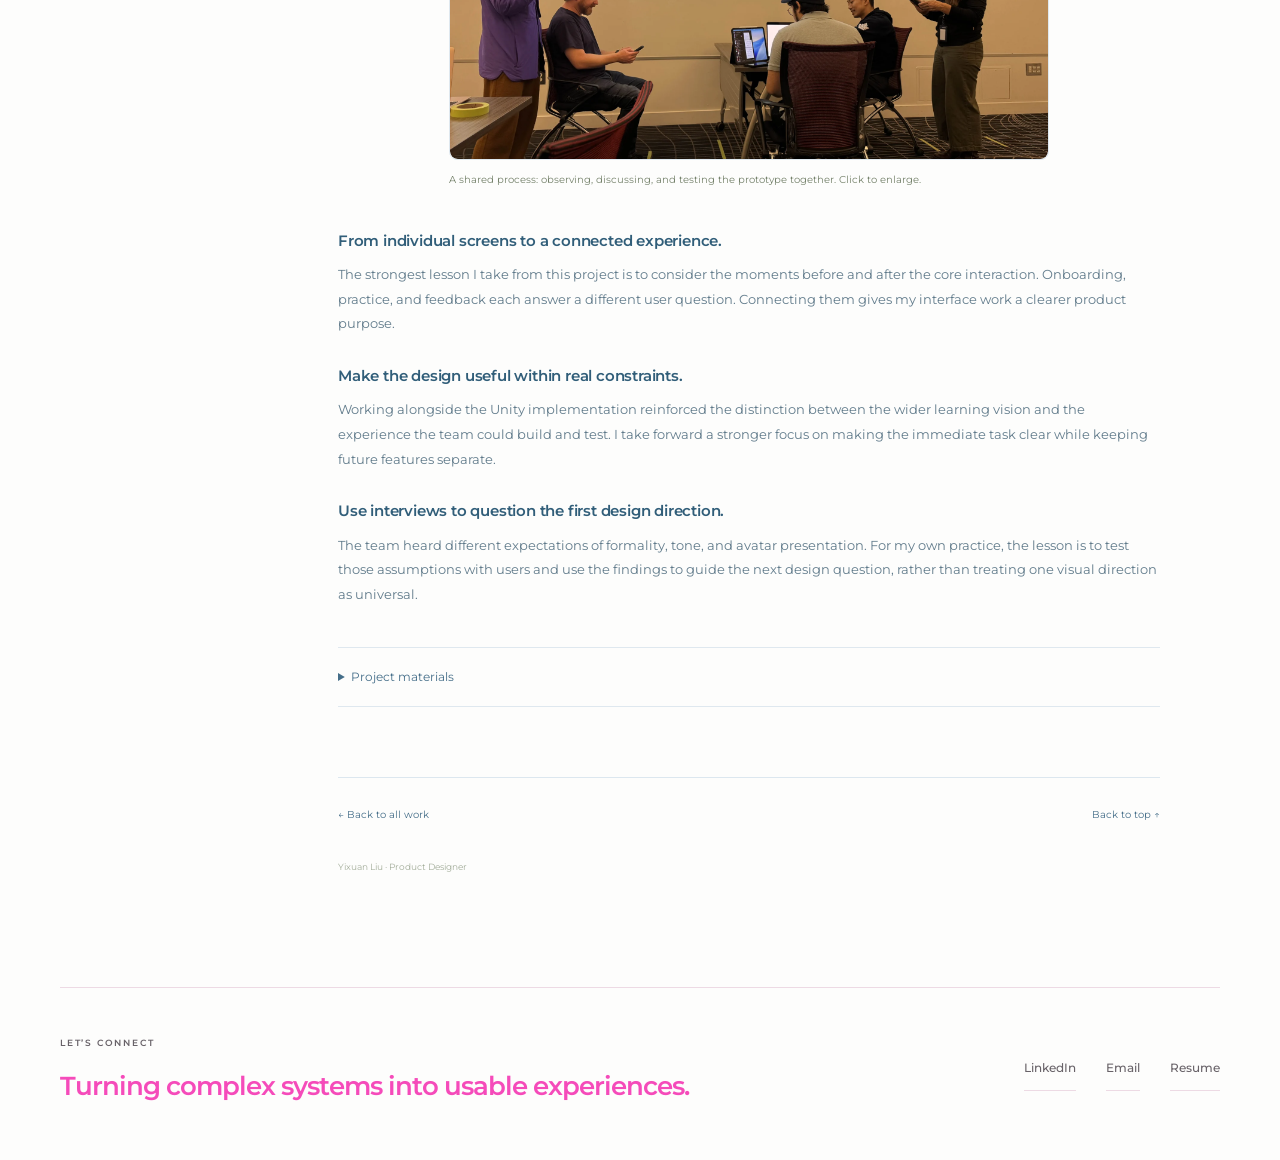
<file: elevare.html>
<!doctype html>
<html lang="en"><head><meta charset="UTF-8"><meta name="viewport" content="width=device-width, initial-scale=1"><meta name="theme-color" content="#fdfdfc"><meta name="description" content="Yixuan Liu's ELEVARE Connect case study: UI/UX design and playtesting for a working Unity AI conversation prototype and browser-based narrative practice."><title>ELEVARE Connect — Yixuan Liu</title><link rel="icon" href="assets/favicon.svg" type="image/svg+xml"><link rel="stylesheet" href="style.css?v=20261102-type-scale"><link rel="stylesheet" href="case-study.css?v=20261102-type-scale"><link rel="stylesheet" href="elevare.css?v=practice-loop-blue-4"><script src="case-study.js" defer></script>  <script src="navigation.js" defer></script>
</head>
<body class="case-page elevare-page"><a class="skip-link" href="#case-content">Skip to case study</a><header class="site-header">
    <a class="wordmark" href="./" aria-label="Yixuan Liu, home">Yixuan Liu</a>
    <nav class="portfolio-nav" aria-label="Main navigation">
      <div class="works-menu">
        <button class="pill-link works-trigger is-current" type="button" aria-expanded="false" aria-controls="works-list">Works <svg class="nav-chevron" width="10" height="10" viewBox="0 0 10 10" aria-hidden="true"><path d="m2 4 3 3 3-3" fill="none" stroke="currentColor" stroke-width="1.4" stroke-linecap="round" stroke-linejoin="round"/></svg></button>
        <div class="works-list" id="works-list" hidden>
          <span class="nav-menu-label">SELECTED WORK</span>
          <a href="fnha.html"><strong>First Nations Health Authority</strong><span>Mental health &amp; primary care</span><span class="menu-arrow" aria-hidden="true">↗</span></a>
          <a href="elevare.html" aria-current="page"><strong>ELEVARE Connect</strong><span>AI conversation practice</span><span class="menu-arrow" aria-hidden="true">↗</span></a>
          <a href="groundlink.html"><strong>GroundLink</strong><span>Sports discovery &amp; community</span><span class="menu-arrow" aria-hidden="true">↗</span></a>
          <a class="all-work-link" href="./#work">View all work</a>
        </div>
      </div>
      <a class="pill-link" href="fun.html">Fun</a>
      <a class="pill-link" href="about.html">About</a>
      <span class="nav-separator" aria-hidden="true"></span>
      <a class="pill-link resume-link" href="https://drive.google.com/file/d/1cH5FO1PrVe8XBCtlzIYI3ZWWn7KU2nUe/view?usp=drivesdk" target="_blank" rel="noopener noreferrer" aria-label="Resume (opens in a new tab)">Resume <span aria-hidden="true">↗</span></a>
    </nav>
  </header><header class="case-header"><a class="back-link" href="./#work"><span aria-hidden="true">←</span> All work</a><a class="header-demo" href="#unity-prototype">Explore the AI prototype <span aria-hidden="true">↓</span></a></header><main>
<section class="case-hero" aria-label="ELEVARE product preview"><div class="hero-grain" aria-hidden="true"></div><div class="hero-browser"><div class="browser-bar" aria-hidden="true"><span></span><span></span><span></span><p>ELEVARE Connect · Workplace conversation practice</p></div><video data-case-video muted loop playsinline preload="metadata" poster="assets/elevare-poster.webp?v=title-only-4" width="1280" height="720" aria-label="Ten-second montage of original ELEVARE onboarding and feedback interface designs"><source src="assets/elevare-preview.mp4?v=title-only-4" type="video/mp4"></video></div><div class="hero-phone phone-shell" aria-hidden="true"><img src="assets/elevare-case/onboarding-avatar.webp" alt="" width="393" height="852"></div><button class="case-video-toggle" type="button" hidden>Play preview</button></section>
<div class="case-intro" id="case-content"><div class="case-tags"><span>ELEVARE Connect</span><span>UX research · Mobile UX</span></div><h1>Making conversations<br>easier to practise.</h1><p class="case-deck">Designing a clearer, more supportive way to practise difficult workplace conversations—from high-fidelity interface design to a working Unity AI prototype.</p><dl class="case-details"><div><dt>MY ROLE</dt><dd>UI/UX Designer</dd></div><div><dt>TIMELINE</dt><dd>November–December 2025</dd></div><div><dt>TEAM</dt><dd>Studio NAPP · CDM<br>Project 1C</dd></div><div><dt>DELIVERABLES</dt><dd>UI design + working AI prototype</dd></div></dl><div class="contribution-summary"><span class="small-label">MY CONTRIBUTION</span><p>I designed <strong>onboarding, learning progress, and feedback interfaces</strong>, contributed <strong>personas, UI breakdowns, and user flows</strong>, and conducted <strong>AI Bot user interviews</strong>. My work connected the learner's needs with the screens around the conversation: understanding the purpose, finding a path into practice, and reviewing feedback. The Unity implementation, AI conversation UI, visual system, and narrative prototype were shared team work.</p></div></div>
<div class="case-layout"><nav class="case-contents" aria-label="Case study sections"><span>IN THIS CASE STUDY</span><a href="#context">01 · The challenge</a><a href="#design-process">02 · Design Process</a><a href="#research">03 · Research Insights</a><a href="#internal-testing">04 · Testing the direction</a><a href="#pivot">05 · The scope decision</a><a href="#mobile-design">06 · Designing for mobile</a><a href="#design-decisions">07 · Key Design Decisions</a><a href="#external-testing">08 · Learning and iterating</a><a href="#delivery">09 · Delivery &amp; reflection</a></nav><article class="case-story"><section class="story-section" id="context"><span class="section-kicker">01 / THE CHALLENGE</span><h2>Knowing what to say.<br>Feeling ready to say it.</h2><p>Giving difficult feedback, disagreeing with a manager, or setting a boundary can put relationships and confidence at stake. Traditional workshops can explain communication frameworks, but leave little room for repeated, low-risk practice.</p><p>For ELEVARE Human Dynamics, our Studio NAPP team at the Centre for Digital Media (CDM) developed Project 1C: a digital training experience for practising difficult workplace conversations. The challenge was to turn a broad learning vision into a focused, testable experience.</p><div class="hmw-block"><span class="small-label">THE DESIGN QUESTION</span><p>How might we help people practise high-stakes workplace conversations in an approachable environment, with clear guidance before, during, and after the conversation?</p></div></section><section class="story-section" id="design-process"><span class="section-kicker">02 / FROM RESEARCH TO DELIVERY</span><h2>Design Process</h2><p>Research shaped the question. Prototypes made the alternatives tangible. Testing helped the team narrow the experience across November–December 2025.</p><ol class="process-cards"><li><span class="process-step">01 <span>DISCOVER</span></span><h3>Understand the context</h3><p>Review communication frameworks, existing products, user needs, and technical possibilities.</p><span class="process-output">Research foundation</span><span class="ownership-tag">MY FOCUS · TECH RESEARCH</span></li><li><span class="process-step">02 <span>DEFINE</span></span><h3>Frame the experience</h3><p>Use personas, UI breakdowns, and user flows to connect needs with a practice journey.</p><span class="process-output">A focused design direction</span><span class="ownership-tag">MY FOCUS · PERSONAS &amp; FLOWS</span></li><li><span class="process-step">03 <span>EXPLORE &amp; DESIGN</span></span><h3>Make the direction tangible</h3><p>Explore onboarding, learning progress, and post-conversation feedback.</p><span class="process-output">Testable mobile interfaces</span><span class="ownership-tag">MY FOCUS · MOBILE UI</span></li><li><span class="process-step">04 <span>TEST &amp; REFINE</span></span><h3>Learn from real tasks</h3><p>Compare AI conversation and narrative branching directions through playtesting.</p><span class="process-output">Evidence for iteration</span><span class="ownership-tag">MY FOCUS · AI BOT INTERVIEWS</span></li><li><span class="process-step">05 <span>DELIVER</span></span><h3>Support the next step</h3><p>Bring together prototypes, project documentation, and recommendations.</p><span class="process-output">A foundation for further development</span><span class="ownership-tag">TEAM DELIVERY</span></li></ol><div class="iteration-bridge"><span aria-hidden="true">↳</span><p><strong>Testing fed back into the design.</strong> The team moved from a broad learning platform toward a smaller practice experience, while retaining a longer-term vision for personalisation.</p></div></section><section class="story-section" id="research"><span class="section-kicker">03 / UNDERSTANDING NEEDS</span><h2>Research Insights</h2><p>I contributed <strong>technical research, personas, UI breakdowns, and user flows</strong> to translate a broad training idea into a navigable experience. My strength in this work was connecting the learner's context with concrete interface decisions: what people need to understand before practice, how they move through it, and what they can review afterwards.</p><p>The team reviewed communication frameworks and existing products, identified ten workplace conversation scenarios, and explored mobile, web, individual, and organisational contexts.</p><div class="insight-list"><div><span>01</span><h3>Translate user needs into a clear flow.</h3><p>I contributed personas and user flows that connected workplace learning needs with the proposed experience. This made the steps around conversation practice tangible for the team to discuss and design.</p></div><div><span>02</span><h3>Make an unfamiliar product easier to understand.</h3><p>My onboarding sequence introduces the value of practice, shows a workplace exchange, and then presents the AI partner. It demonstrates how I use information hierarchy and visual storytelling to explain an unfamiliar interaction.</p></div><div><span>03</span><h3>Connect interface work with user feedback.</h3><p>I worked on learning progress and feedback interfaces and contributed AI Bot interviews. This connected my design work with how people understood and responded to the practice experience.</p></div></div></section><section class="story-section" id="internal-testing"><span class="section-kicker">04 / TESTING THE DIRECTION</span><h2>Make the conversation tangible.</h2><p>The team explored a physical role-play exercise before developing the digital directions. A manager–employee conversation helped reveal how different responses could affect mutual purpose, respect, and a sense of safety.</p><p>The presentation records three early lessons: branching dialogue was complex to author, scripted choices introduced unnatural pauses, and real conversations needed more nuance than fixed options allowed.</p><figure class="case-figure process-photo "><button class="zoom-image" type="button" data-zoom="assets/elevare-case/paper-prototype.webp" aria-label="Enlarge team exploring paper conversation cards"><img class="photo-paper-prototype" src="assets/elevare-case/paper-prototype.webp" alt="Team exploring paper conversation cards" loading="lazy"></button><figcaption>Paper-based exploration of conversation choices and their consequences. Click to enlarge.</figcaption></figure><figure class="case-figure process-photo "><button class="zoom-image" type="button" data-zoom="assets/elevare-case/whiteboard-flow.webp" aria-label="Enlarge whiteboard sketches of the learning and conversation flow"><img class="photo-whiteboard-flow" src="assets/elevare-case/whiteboard-flow.webp" alt="Whiteboard sketches of the learning and conversation flow" loading="lazy"></button><figcaption>Shared early sketches exploring a learning path, character emotions, and feedback. Click to enlarge.</figcaption></figure></section><section class="story-section" id="pivot"><span class="section-kicker">05 / THE SCOPE DECISION</span><h2>A smaller experience.<br>A clearer next step.</h2><p>The early concept combined lessons, progress tracking, AI personas, and feedback. Initial testing exposed a confusing flow: some users expected selectable responses, while the proposed prototype demanded more than the team could build within the available time.</p><div class="scope-comparison"><div><span class="status-chip explored">EXPLORED</span><h3>A broader learning platform</h3><p>Level-based progression, personalised lessons, dashboards, and a wider training journey.</p></div><div><span class="status-chip delivered">DEVELOPED &amp; PLAYTESTED</span><h3>A working Unity AI prototype</h3><p>A Windows desktop experience with live AI dialogue, a practice avatar, and feedback after the conversation. The team also developed a separate browser-based narrative branching prototype.</p></div></div><p>The high-fidelity onboarding introduces the purpose and practice partner. The Playtest flow focuses on beginning a conversation, practising with the AI avatar, and reviewing a written summary.</p></section><section class="story-section" id="mobile-design"><span class="section-kicker">06 / DESIGNING FOR MOBILE</span><h2>Give each stage<br>a clear purpose.</h2><p>I designed the onboarding sequence to explain the purpose of practice before introducing the workplace situation and AI partner. This is where my <strong>information hierarchy, visual storytelling, and interaction sequencing</strong> come together. The team's high-fidelity Playtest flow extends that introduction into the conversation experience implemented in Unity.</p><h3>Onboarding</h3><div class="mobile-showcase" role="region" tabindex="0" aria-label="Mobile interface screens; scroll horizontally on small screens"><figure><button class="phone-shell" type="button" data-zoom="assets/elevare-case/onboarding-welcome.webp" aria-label="Enlarge welcome onboarding screen"><img src="assets/elevare-case/onboarding-welcome.webp" alt="Welcome onboarding screen" width="393" height="852" loading="lazy"></button><figcaption>Explain what the experience helps people practise.</figcaption></figure><figure><button class="phone-shell" type="button" data-zoom="assets/elevare-case/onboarding-scenario.webp" aria-label="Enlarge scenario onboarding screen"><img src="assets/elevare-case/onboarding-scenario.webp" alt="Scenario onboarding screen" width="393" height="852" loading="lazy"></button><figcaption>Show the workplace situation before the task.</figcaption></figure><figure><button class="phone-shell" type="button" data-zoom="assets/elevare-case/onboarding-avatar.webp" aria-label="Enlarge avatar onboarding screen"><img src="assets/elevare-case/onboarding-avatar.webp" alt="Avatar onboarding screen" width="393" height="852" loading="lazy"></button><figcaption>Introduce the AI practice partner.</figcaption></figure></div><p class="source-note">High-fidelity Onboarding screens from the team's Figma file. My contribution focused on onboarding; the shared visual system and AI conversation interface were collaborative work.</p><div class="test-ownership" id="unity-prototype"><span class="small-label">DEVELOPED PROTOTYPE · UNITY AI</span><h3>Playtest: from interface flow to live AI conversation</h3><p>We developed a working AI conversation prototype in Unity. Learners type their own responses to a return-to-office scenario, receive live responses from Gemini, and review feedback when the conversation ends.</p><p>The prototype runs on Windows at a 1280 × 720 desktop resolution. The high-fidelity Figma screens below communicate the intended interaction flow; the implemented AI experience runs in Unity.</p></div><h3>Playtest</h3><div class="mobile-showcase" role="region" tabindex="0" aria-label="Mobile interface screens; scroll horizontally on small screens"><figure><button class="phone-shell" type="button" data-zoom="assets/elevare-case/practice-start.webp" aria-label="Enlarge playtest start screen"><img src="assets/elevare-case/practice-start.webp" alt="Playtest start screen" width="393" height="852" loading="lazy"></button><figcaption>Begin the practice with a clear invitation.</figcaption></figure><figure><button class="phone-shell" type="button" data-zoom="assets/elevare-case/practice-conversation.webp" aria-label="Enlarge playtest ai avatar screen"><img src="assets/elevare-case/practice-conversation.webp" alt="Playtest AI avatar screen" width="393" height="852" loading="lazy"></button><figcaption>Practise with the AI conversation partner.</figcaption></figure><figure><button class="phone-shell" type="button" data-zoom="assets/elevare-case/practice-summary.webp" aria-label="Enlarge playtest summary screen"><img src="assets/elevare-case/practice-summary.webp" alt="Playtest summary screen" width="393" height="852" loading="lazy"></button><figcaption>Review the written summary and restart.</figcaption></figure></div><p class="source-note">High-fidelity Playtest interface designs from the team's Figma file, shown in the mobile design format. The working AI prototype was implemented separately in Unity for Windows. The AI Bot interface, avatar, and implementation were team contributions; Jade's work included the AI Bot UI and design system.</p><div class="task-scenario"><span class="small-label">THE IMPLEMENTED PRACTICE LOOP</span><h3>Respond in your own words. Review the feedback.</h3><ol class="task-steps"><li><strong>Enter the workplace scenario</strong><span>Practise a conversation about returning to office-based work.</span></li><li><strong>Type a response in Unity</strong><span>Use free-text input to express a concern or ask a question.</span></li><li><strong>Receive a live AI reply</strong><span>Unity sends the message through Google Apps Script to Gemini 2.0 Flash and displays the reply.</span></li><li><strong>Review the session feedback</strong><span>When the conversation ends, the prototype presents feedback for reflection.</span></li></ol></div><details class="flow-details"><summary>How the working AI prototype was built <span aria-hidden="true">＋</span></summary><div class="finding-decision"><div><span class="small-label">LIVE CONVERSATION</span><h3>Unity + Gemini</h3><p>The team implemented the interface and input handling in Unity 2023.2.20, with Google Apps Script relaying JSON requests to Gemini 2.0 Flash. Conversation history supports the current session, and the reply is displayed in Unity.</p></div><div><span class="small-label">FOCUSED DELIVERY</span><h3>One scenario, a complete loop</h3><p>The prototype focuses on the remote-work conversation and end-of-session feedback. Voice input, text-to-speech, and long-term learning records were future directions.</p></div></div></details></section><section class="story-section" id="design-decisions"><span class="section-kicker">07 / CONNECTING EVIDENCE TO THE INTERFACE</span><h2>Key Design Decisions</h2><p>These decisions connect my onboarding contribution with the team's high-fidelity practice flow. They show design intent; they do not claim a measured improvement in communication skills.</p><div class="decision-stack"><article class="decision-card"><div class="decision-copy"><span class="decision-index">01 / ONBOARDING</span><h3>Explain the experience before asking people to begin.</h3><div><span class="small-label">THE SIGNAL</span><p>The product needed to bridge communication theory and an unfamiliar AI practice format.</p></div><div><span class="small-label">THE DECISION</span><p>My onboarding sequence introduces the purpose, shows a workplace exchange, and then introduces the AI avatar.</p></div><a href="#mobile-design" class="decision-evidence">See the interface designs ↗</a></div><figure class="decision-visual"><span class="visual-annotation">SET THE EXPECTATION</span><button class="decision-screen" type="button" data-zoom="assets/elevare-case/onboarding-welcome.webp" aria-label="Enlarge onboarding design"><img src="assets/elevare-case/onboarding-welcome.webp" alt="High-fidelity onboarding interface design" width="393" height="852" loading="lazy"></button><figcaption>A clear introduction gives the practice a purpose.</figcaption></figure></article><article class="decision-card"><div class="decision-copy"><span class="decision-index">02 / PRACTICE CONTEXT</span><h3>Introduce the partner before the conversation.</h3><div><span class="small-label">THE SIGNAL</span><p>The team’s feedback showed that context and presentation shape what people expect from AI practice.</p></div><div><span class="small-label">THE DECISION</span><p>The onboarding introduces the AI avatar before the Playtest experience. This gives learners a preview of the conversation format.</p></div><a href="#mobile-design" class="decision-evidence">See the interface designs ↗</a></div><figure class="decision-visual"><span class="visual-annotation">INTRODUCE THE PARTNER</span><button class="decision-screen" type="button" data-zoom="assets/elevare-case/onboarding-avatar.webp" aria-label="Enlarge practice context design"><img src="assets/elevare-case/onboarding-avatar.webp" alt="High-fidelity practice context interface design" width="393" height="852" loading="lazy"></button><figcaption>Connect the introduction with the practice experience.</figcaption></figure></article><article class="decision-card"><div class="decision-copy"><span class="decision-index">03 / REFLECTION</span><h3>Give the end of a session a next step.</h3><div><span class="small-label">THE SIGNAL</span><p>The product vision connected conversation practice with feedback and reflection.</p></div><div><span class="small-label">THE DECISION</span><p>The team’s high-fidelity Playtest ends with a written summary and a restart action, keeping reflection within the focused practice flow.</p></div><a href="#mobile-design" class="decision-evidence">See the interface designs ↗</a></div><figure class="decision-visual"><span class="visual-annotation">SUPPORT REFLECTION</span><button class="decision-screen" type="button" data-zoom="assets/elevare-case/practice-summary.webp" aria-label="Enlarge reflection design"><img src="assets/elevare-case/practice-summary.webp" alt="High-fidelity reflection interface design" width="393" height="852" loading="lazy"></button><figcaption>A session leads into a summary the learner can review.</figcaption></figure></article></div></section><section class="story-section" id="external-testing"><span class="section-kicker">08 / LEARNING AND ITERATING</span><h2>A safe space still needs<br>to feel relevant.</h2><div class="test-ownership"><span class="small-label">MY USER-TESTING CONTRIBUTION</span><h3>Listen to the experience around the conversation.</h3><p>I conducted interviews for the AI Bot experience as part of the team's playtesting. This brought my UI/UX work into contact with how people experienced the product: whether the context made sense, how the avatar shaped expectations, and what kind of practice environment felt appropriate. The team used these findings to inform recommendations for the next iteration.</p></div><p>The exported product vision and art guide record different preferences across career stages. Some participants wanted a more formal, manager-like experience; others preferred a more relaxed, approachable environment.</p><figure class="case-figure process-photo "><button class="zoom-image" type="button" data-zoom="assets/elevare-case/prototype-testing.webp" aria-label="Enlarge participants exploring the mobile prototypes on laptops"><img class="photo-prototype-testing" src="assets/elevare-case/prototype-testing.webp" alt="Participants exploring the mobile prototypes on laptops" loading="lazy"></button><figcaption>Prototype testing brought the designs into a shared, in-person setting. Click to enlarge.</figcaption></figure><div class="iteration-list"><div><span>CONTEXT</span><h3>Set up the situation before the response.</h3><p>Feedback on the multiple-choice experience called for clearer scenario context, more nuanced dialogue options, and a shorter interaction flow.</p></div><div><span>TONE &amp; PRESENCE</span><h3>One avatar style will not suit everyone.</h3><p>AI Bot feedback informed recommendations for different avatar styles, tones, and environments. These were opportunities for further development, rather than completed customisation features.</p></div><div><span>PERSONALISATION</span><h3>Keep flexibility in the longer-term direction.</h3><p>The revised vision moved beyond a single formal training style toward a more adaptable practice experience, while the delivered prototypes remained focused in scope.</p></div></div><aside class="research-note"><strong>What the testing can—and cannot—tell us</strong><p>The available materials support qualitative lessons and prototype recommendations. They do not establish production adoption, measured skill improvement, or real-world retention. Percentages shown inside the branching simulation describe fictional scenario outcomes.</p></aside></section><section class="story-section" id="delivery"><span class="section-kicker">09 / DELIVERY &amp; REFLECTION</span><h2>What I contributed.<br>What I take forward.</h2><p>The team developed two complementary training prototypes. The Unity AI prototype supports free-text input, live Gemini responses, a practice avatar, and feedback after the conversation. The browser-based narrative prototype uses authored dialogue choices, with a two-player version synchronised through Firebase Firestore.</p><p>My contribution was to connect <strong>user needs, interface structure, and the experience around AI practice</strong>. I made the journey tangible through personas and flows, designed onboarding and learning-related interfaces, and brought a research perspective into AI Bot interviews. These are the strengths I bring to product design: structuring an unfamiliar experience, communicating it clearly through UI, and learning from how people use it.</p><div class="scope-comparison"><div><span class="status-chip delivered">UNITY AI · WINDOWS DESKTOP</span><h3>Open-ended conversation practice</h3><p>Type a response, receive a live AI reply, and review feedback. The working prototype focuses on a return-to-office conversation.</p></div><div><span class="status-chip delivered">NARRATIVE · WEB BROWSER</span><h3>Structured choices and consequences</h3><p>Follow seven dialogue turns toward six authored outcomes. The two-player version uses shared room codes and turn-by-turn synchronisation.</p></div></div><div class="delivery-links"><a href="https://angelfirexd.github.io/Crucial-Conversations-Prototype-1C-1/" target="_blank" rel="noopener noreferrer"><span>TEAM PROTOTYPE · ONE PLAYER</span><strong>Explore narrative practice ↗</strong></a><a href="https://angelfirexd.github.io/Crucial-Conversations-2-Player-Playtest-Prototype/" target="_blank" rel="noopener noreferrer"><span>TEAM PROTOTYPE · TWO PLAYERS</span><strong>Explore shared practice ↗</strong></a></div><p class="source-note">These links open the browser-based narrative prototypes, which use prewritten dialogue choices. The live AI conversation experience runs separately in the Unity Windows prototype.</p><figure class="case-figure process-photo team-figure"><button class="zoom-image" type="button" data-zoom="assets/elevare-case/testing-session.webp" aria-label="Enlarge team and participants during an in-person testing session"><img class="photo-testing-session" src="assets/elevare-case/testing-session.webp" alt="Team and participants during an in-person testing session" loading="lazy"></button><figcaption>A shared process: observing, discussing, and testing the prototype together. Click to enlarge.</figcaption></figure><div class="reflection-list"><div><h3>From individual screens to a connected experience.</h3><p>The strongest lesson I take from this project is to consider the moments before and after the core interaction. Onboarding, practice, and feedback each answer a different user question. Connecting them gives my interface work a clearer product purpose.</p></div><div><h3>Make the design useful within real constraints.</h3><p>Working alongside the Unity implementation reinforced the distinction between the wider learning vision and the experience the team could build and test. I take forward a stronger focus on making the immediate task clear while keeping future features separate.</p></div><div><h3>Use interviews to question the first design direction.</h3><p>The team heard different expectations of formality, tone, and avatar presentation. For my own practice, the lesson is to test those assumptions with users and use the findings to guide the next design question, rather than treating one visual direction as universal.</p></div></div><details class="case-sources"><summary>Project materials</summary><p>Sources: the Google Docs tabs marked [EXPORT]—Team Charter, RACI Chart, Art Style Guide, Problem &amp; Product Vision Statement, Project Plan, Retrospective, and Team Member Contributions—alongside the team's presentation, original Figma interfaces, project process photographs, and the AI Bot and Narrative Multiple-Choice Technical Design Documents.</p><p>My responsibilities are drawn from the team contribution record. The Figma screens shown here are from High Fidelity: Onboarding and Playtest. Team outputs and future recommendations are distinguished throughout. Timeline: November–December 2025, as confirmed by my project account.</p></details></section><footer class="case-footer"><a href="./#work">← Back to all work</a><a href="#case-content">Back to top ↑</a><span>Yixuan Liu · Product Designer</span></footer></article></div><footer class="site-footer" aria-label="Get in touch">
      <div class="footer-message">
        <span class="footer-eyebrow">LET’S CONNECT</span>
        <h2>Turning complex systems into usable experiences.</h2>
      </div>
      <nav class="footer-links" aria-label="Contact and resume">
        <a href="https://www.linkedin.com/in/yixuan-liu21/" target="_blank" rel="noopener noreferrer" aria-label="LinkedIn (opens in a new tab)">LinkedIn</a>
        <a href="mailto:liuyixuan2002021@gmail.com">Email</a>
        <a href="https://drive.google.com/file/d/1cH5FO1PrVe8XBCtlzIYI3ZWWn7KU2nUe/view?usp=drivesdk" target="_blank" rel="noopener noreferrer" aria-label="Resume (opens in a new tab)">Resume</a>
      </nav>
    </footer>
</main>  <dialog class="image-dialog" aria-labelledby="image-dialog-title"><div class="image-dialog-header"><h2 id="image-dialog-title">Project artifact</h2><div><button class="image-scale-toggle" type="button" aria-pressed="false">Zoom to full size</button><button class="image-dialog-close" type="button" aria-label="Close enlarged image">×</button></div></div><div class="image-dialog-body"><img alt=""></div></dialog>
</body></html>
</file>
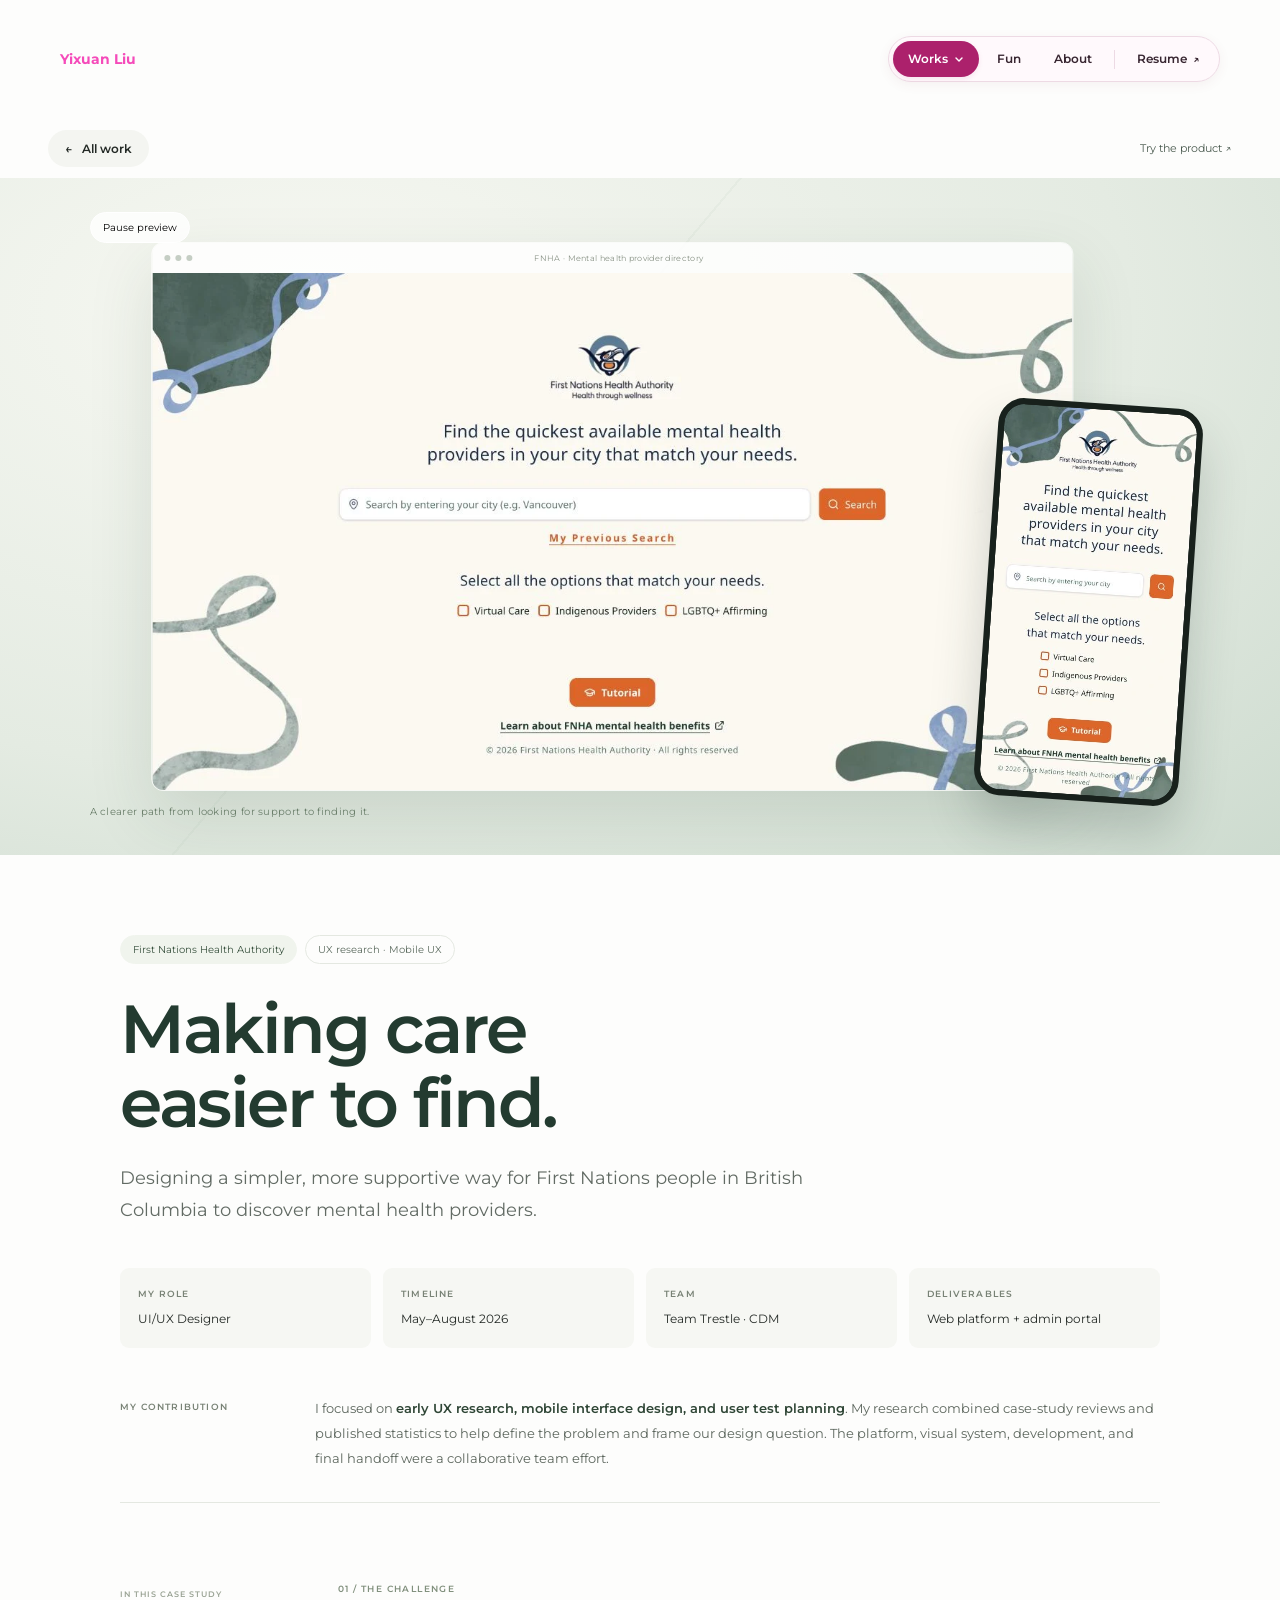
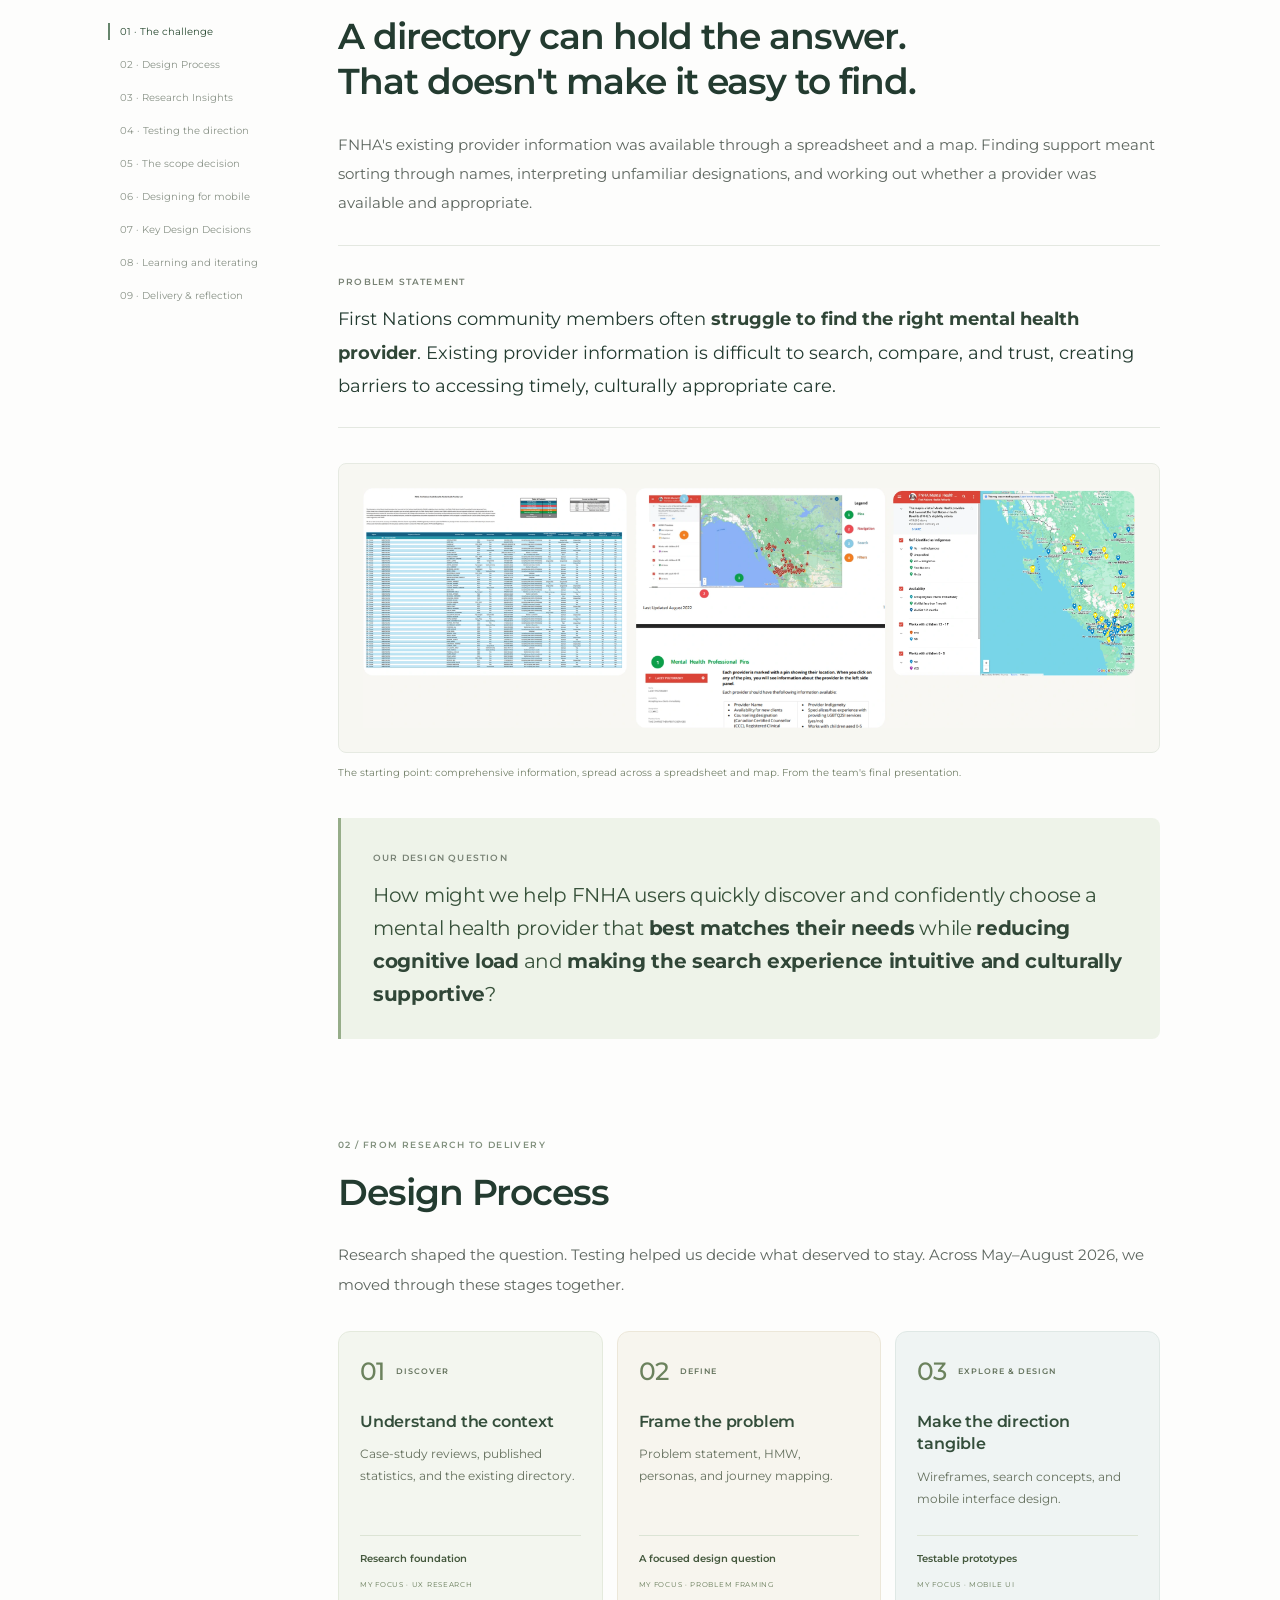
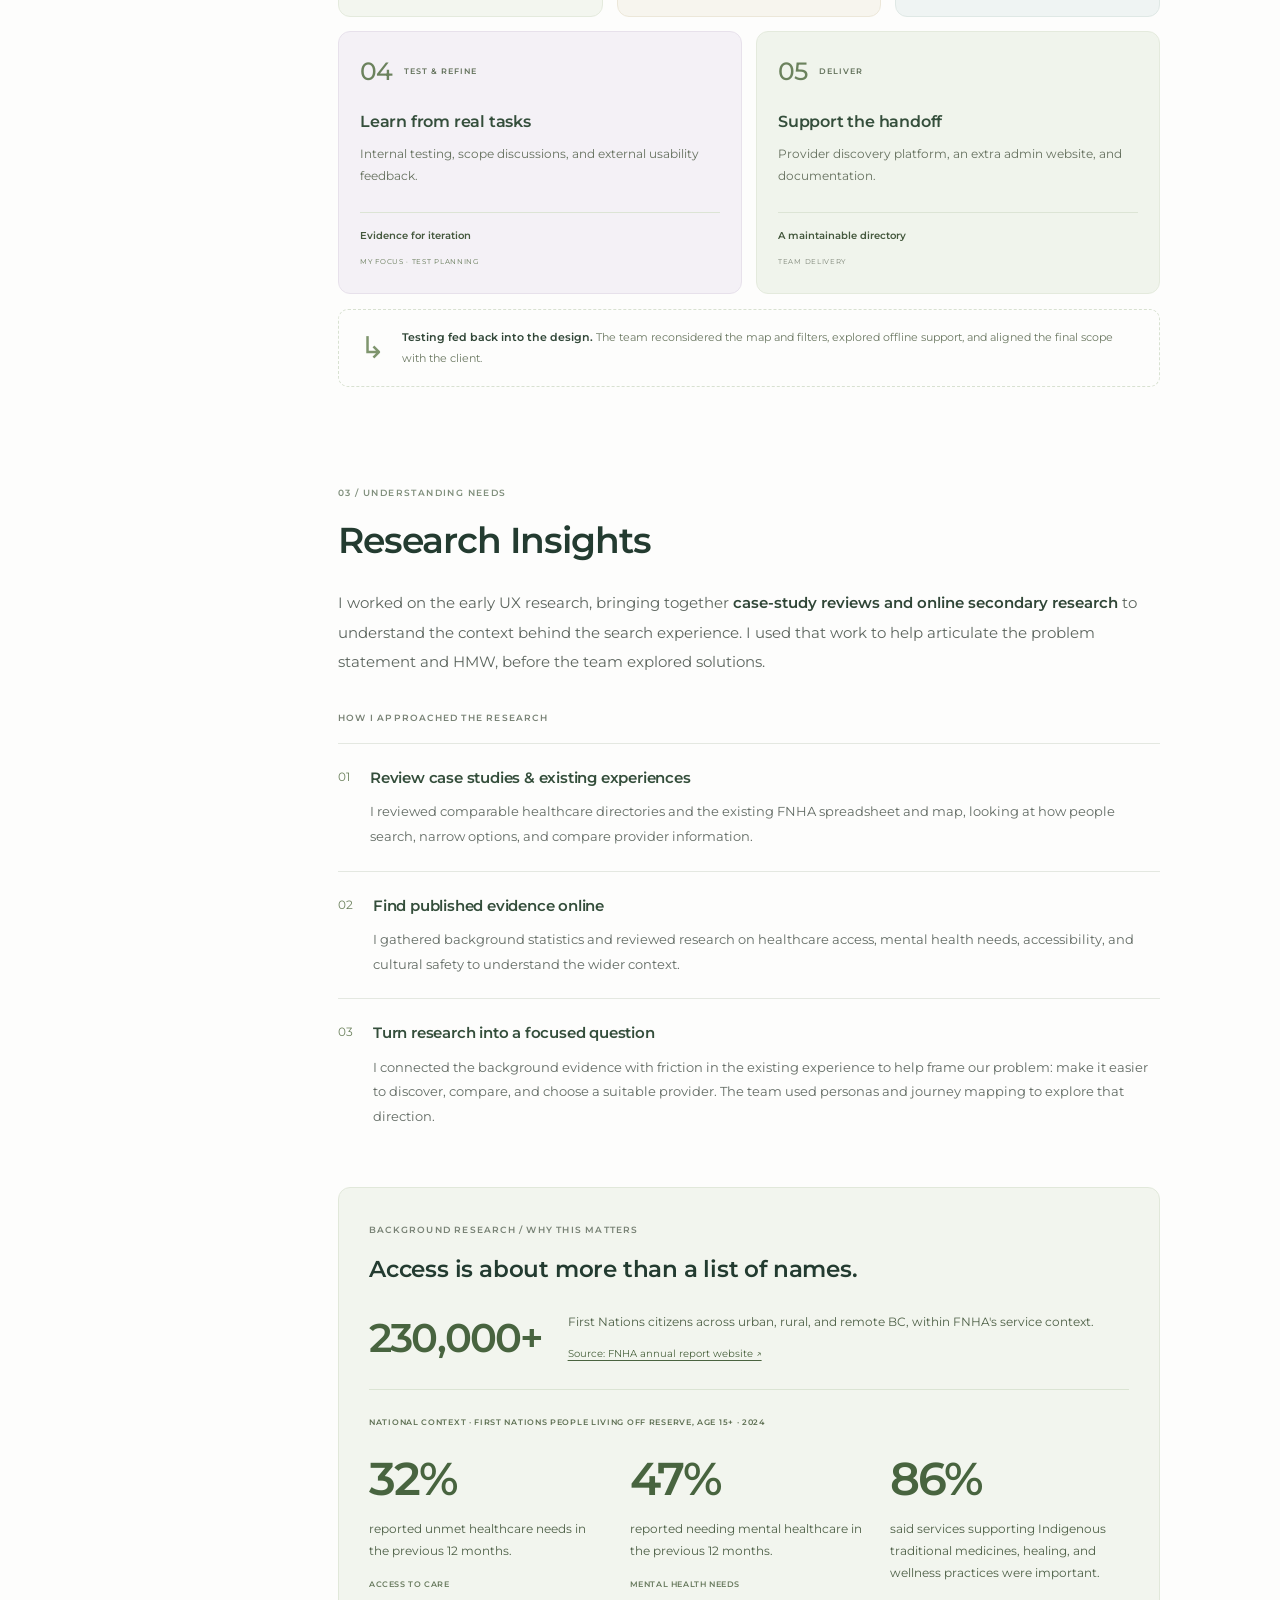
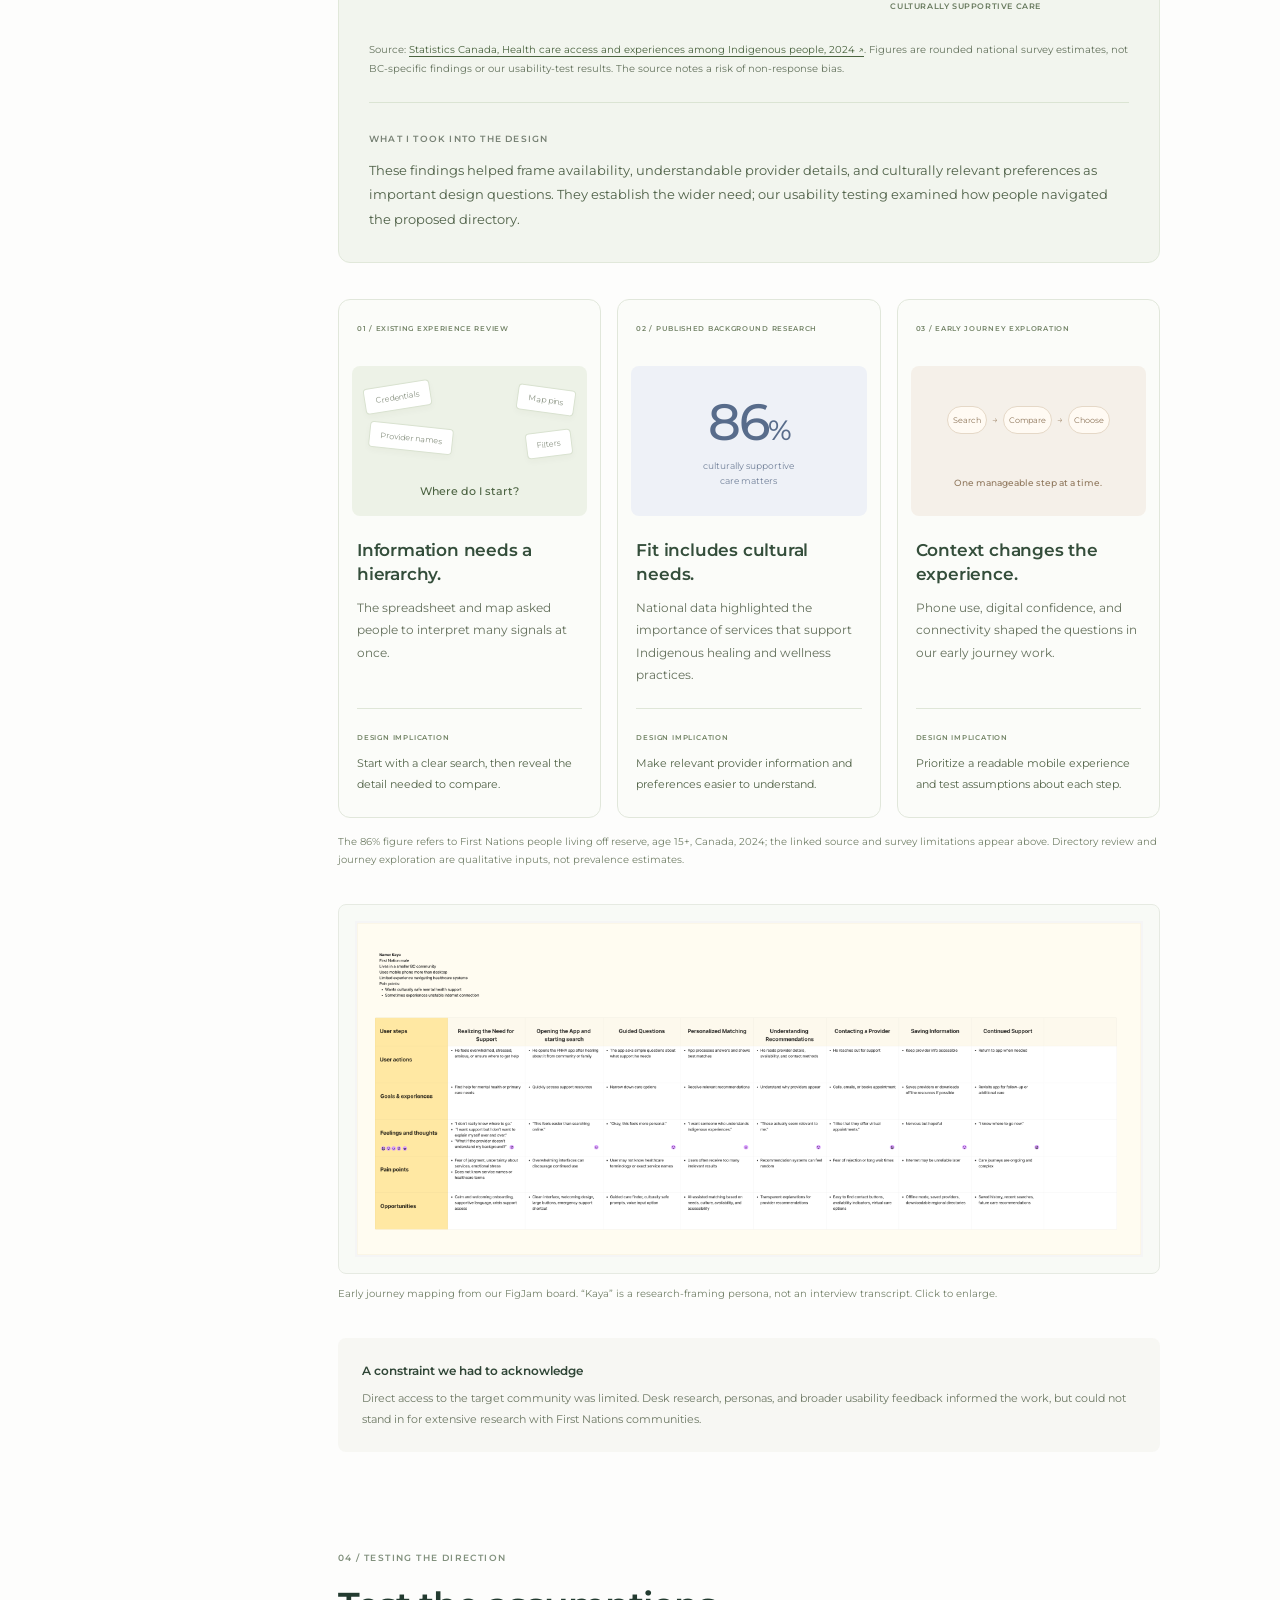
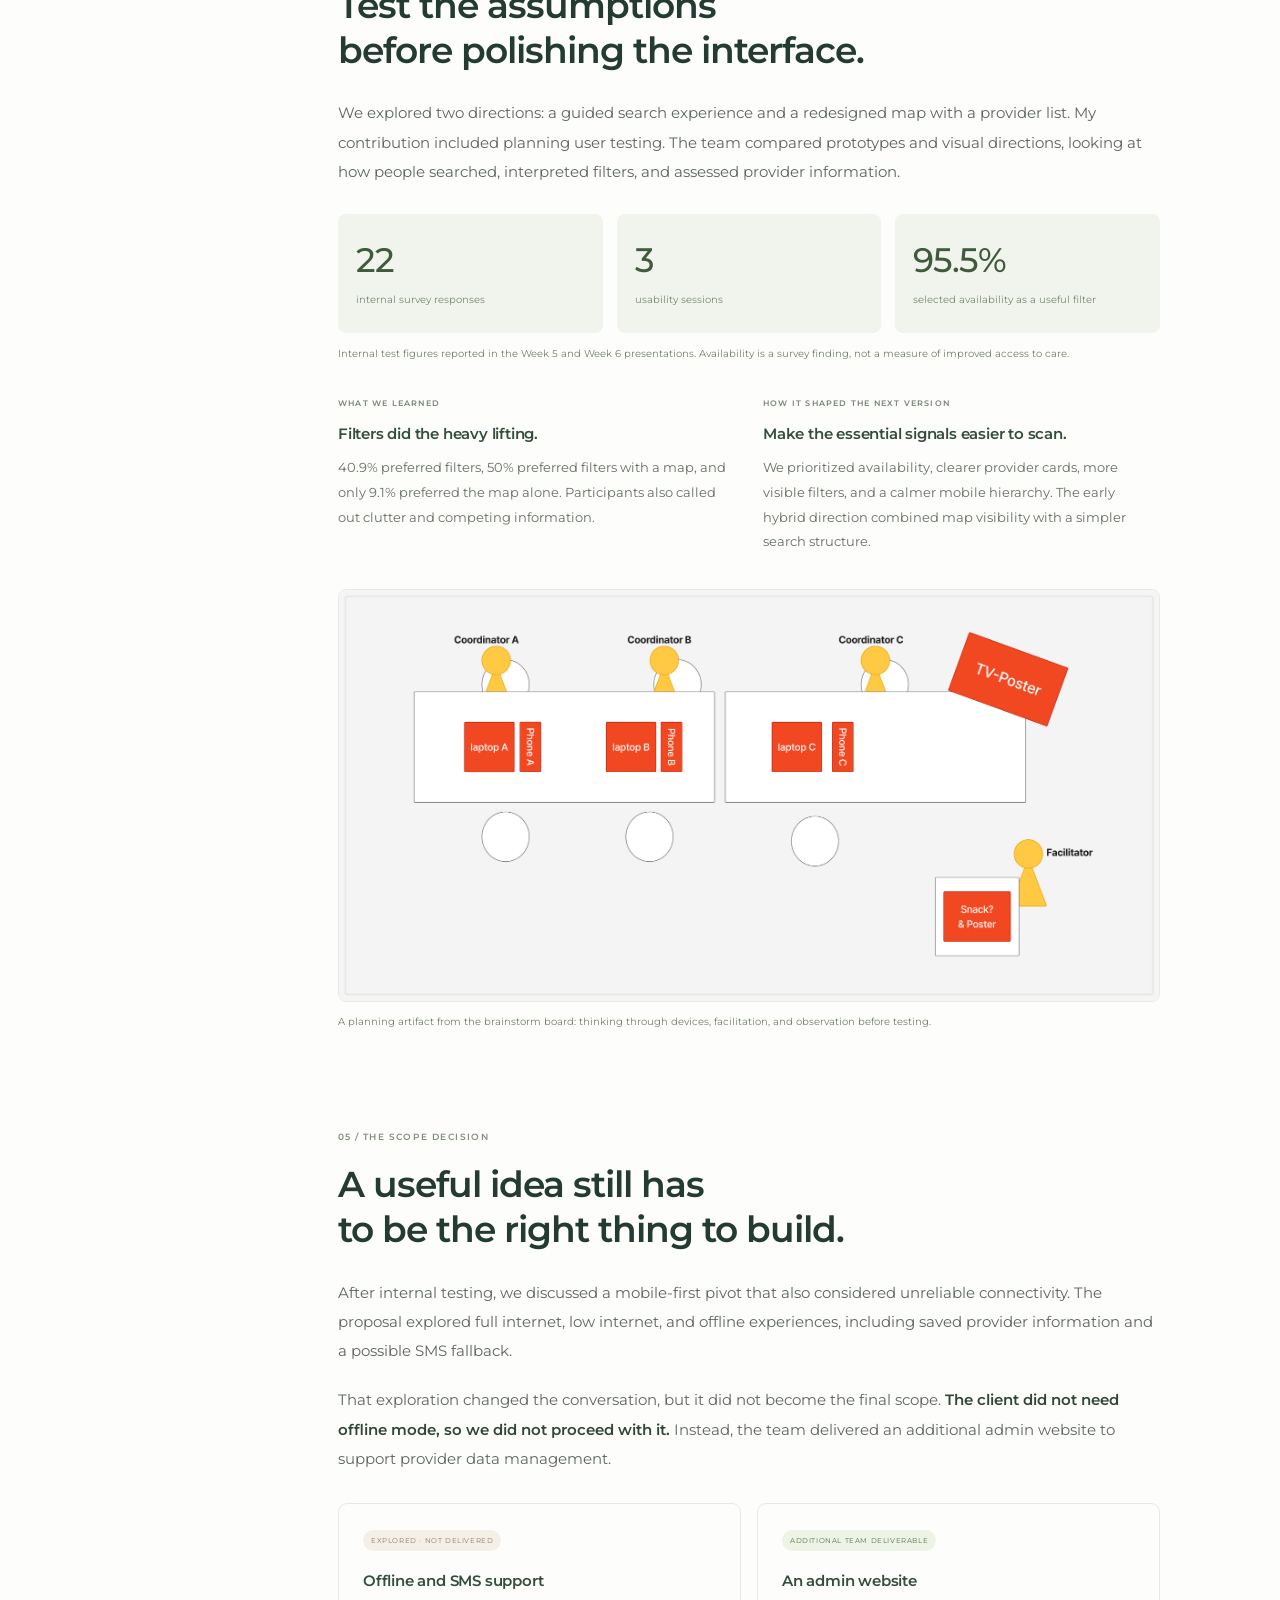
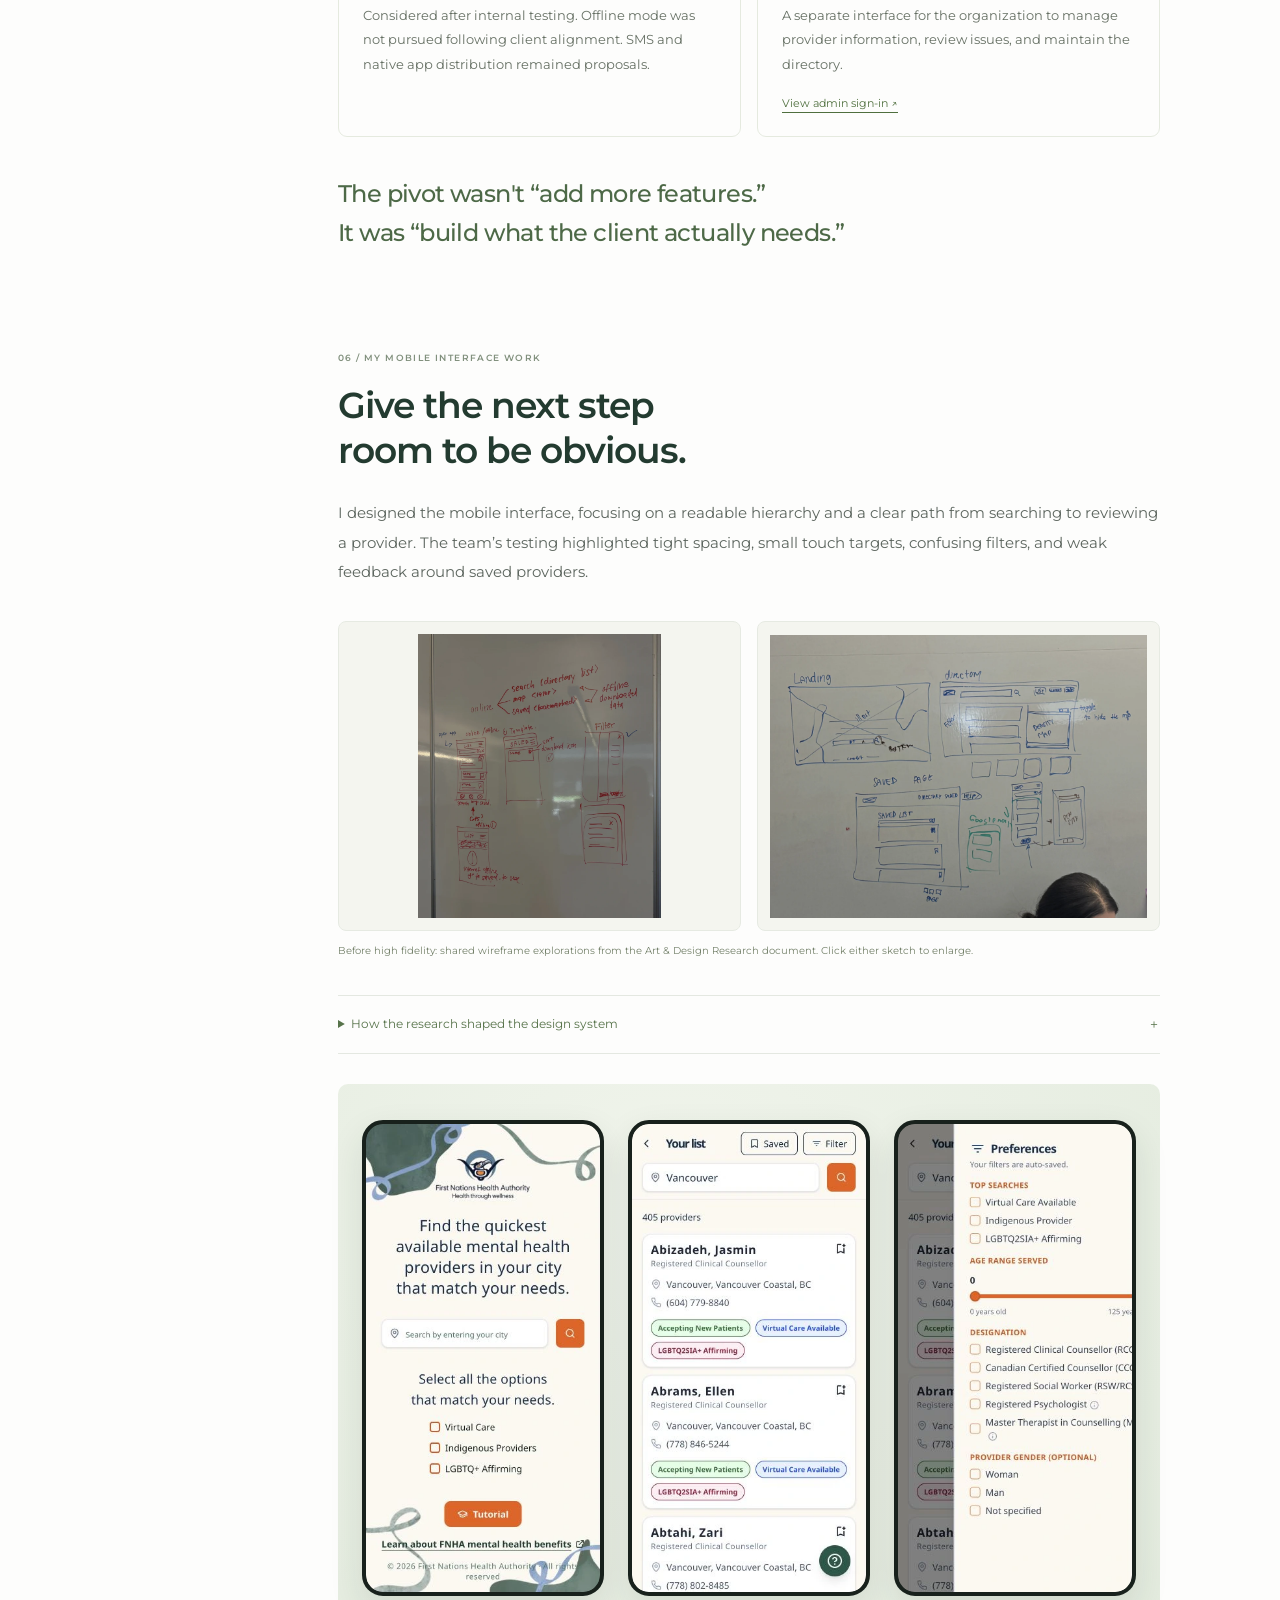
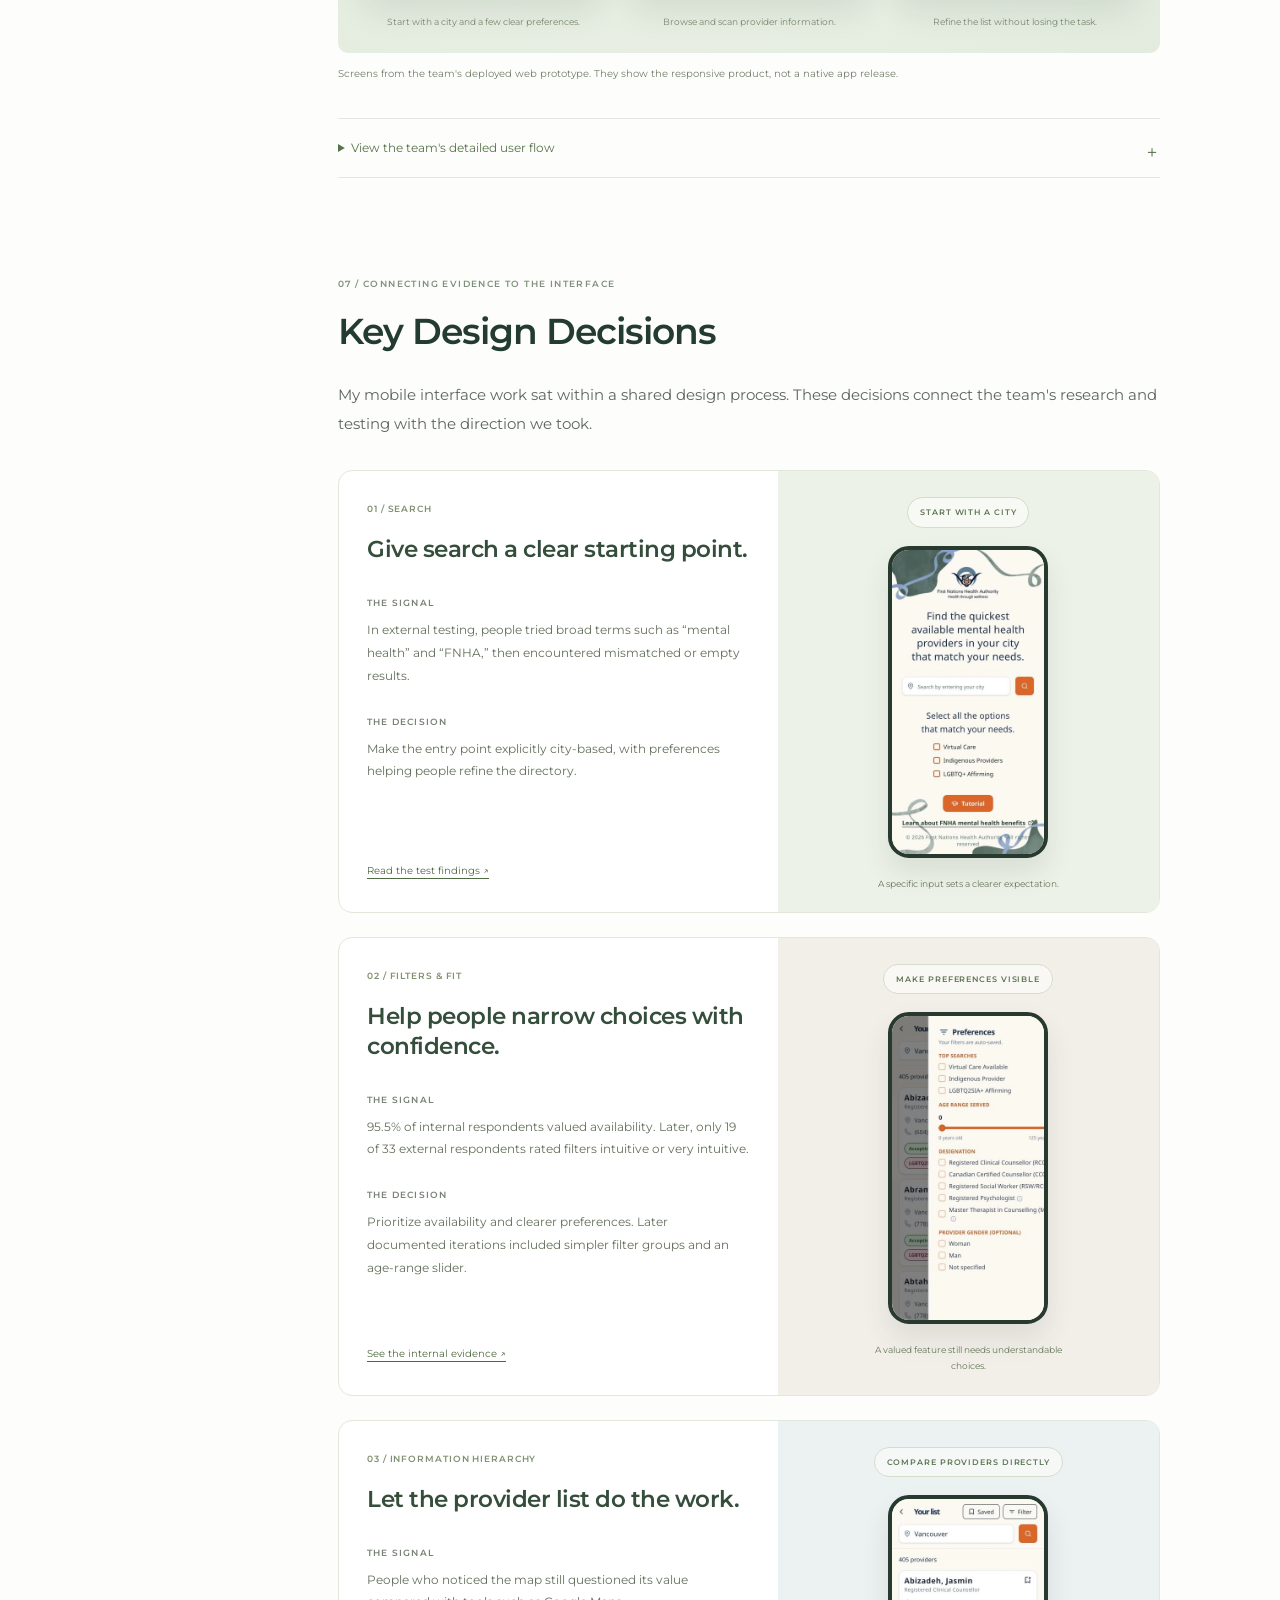
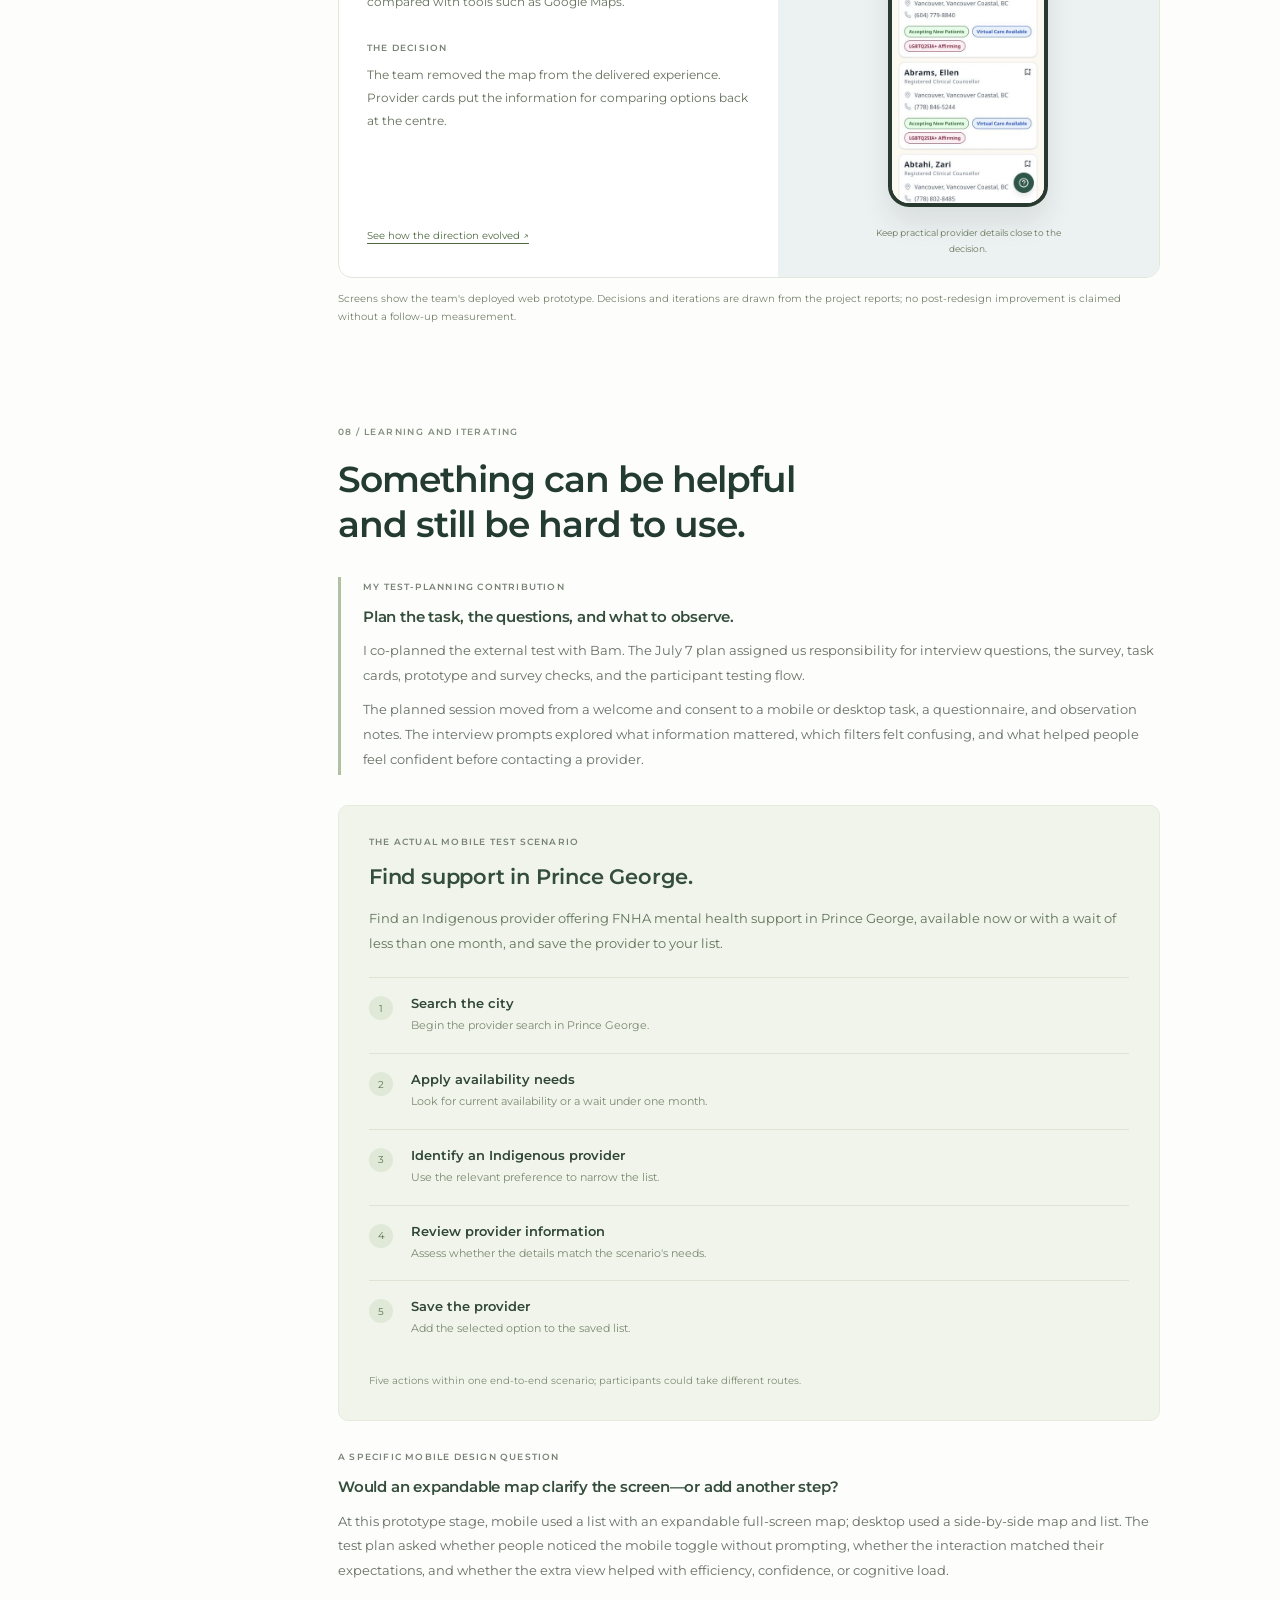
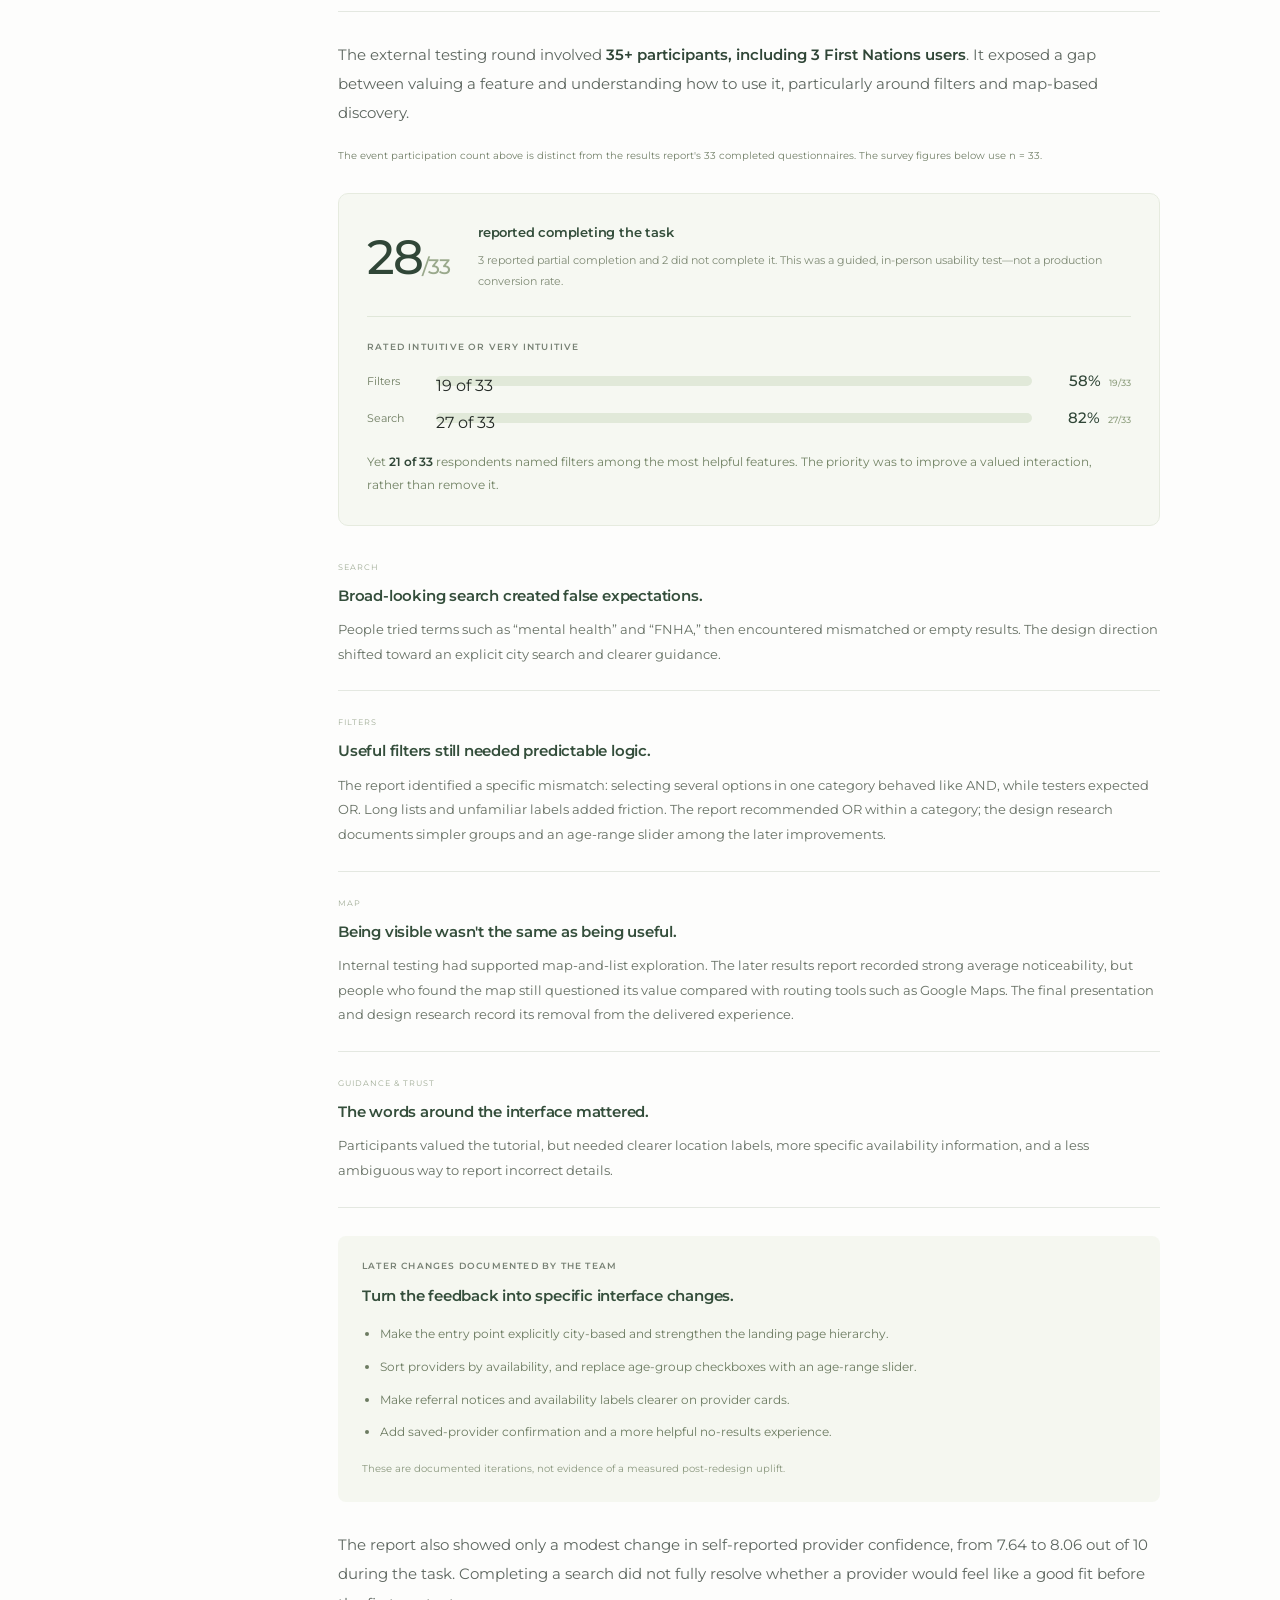
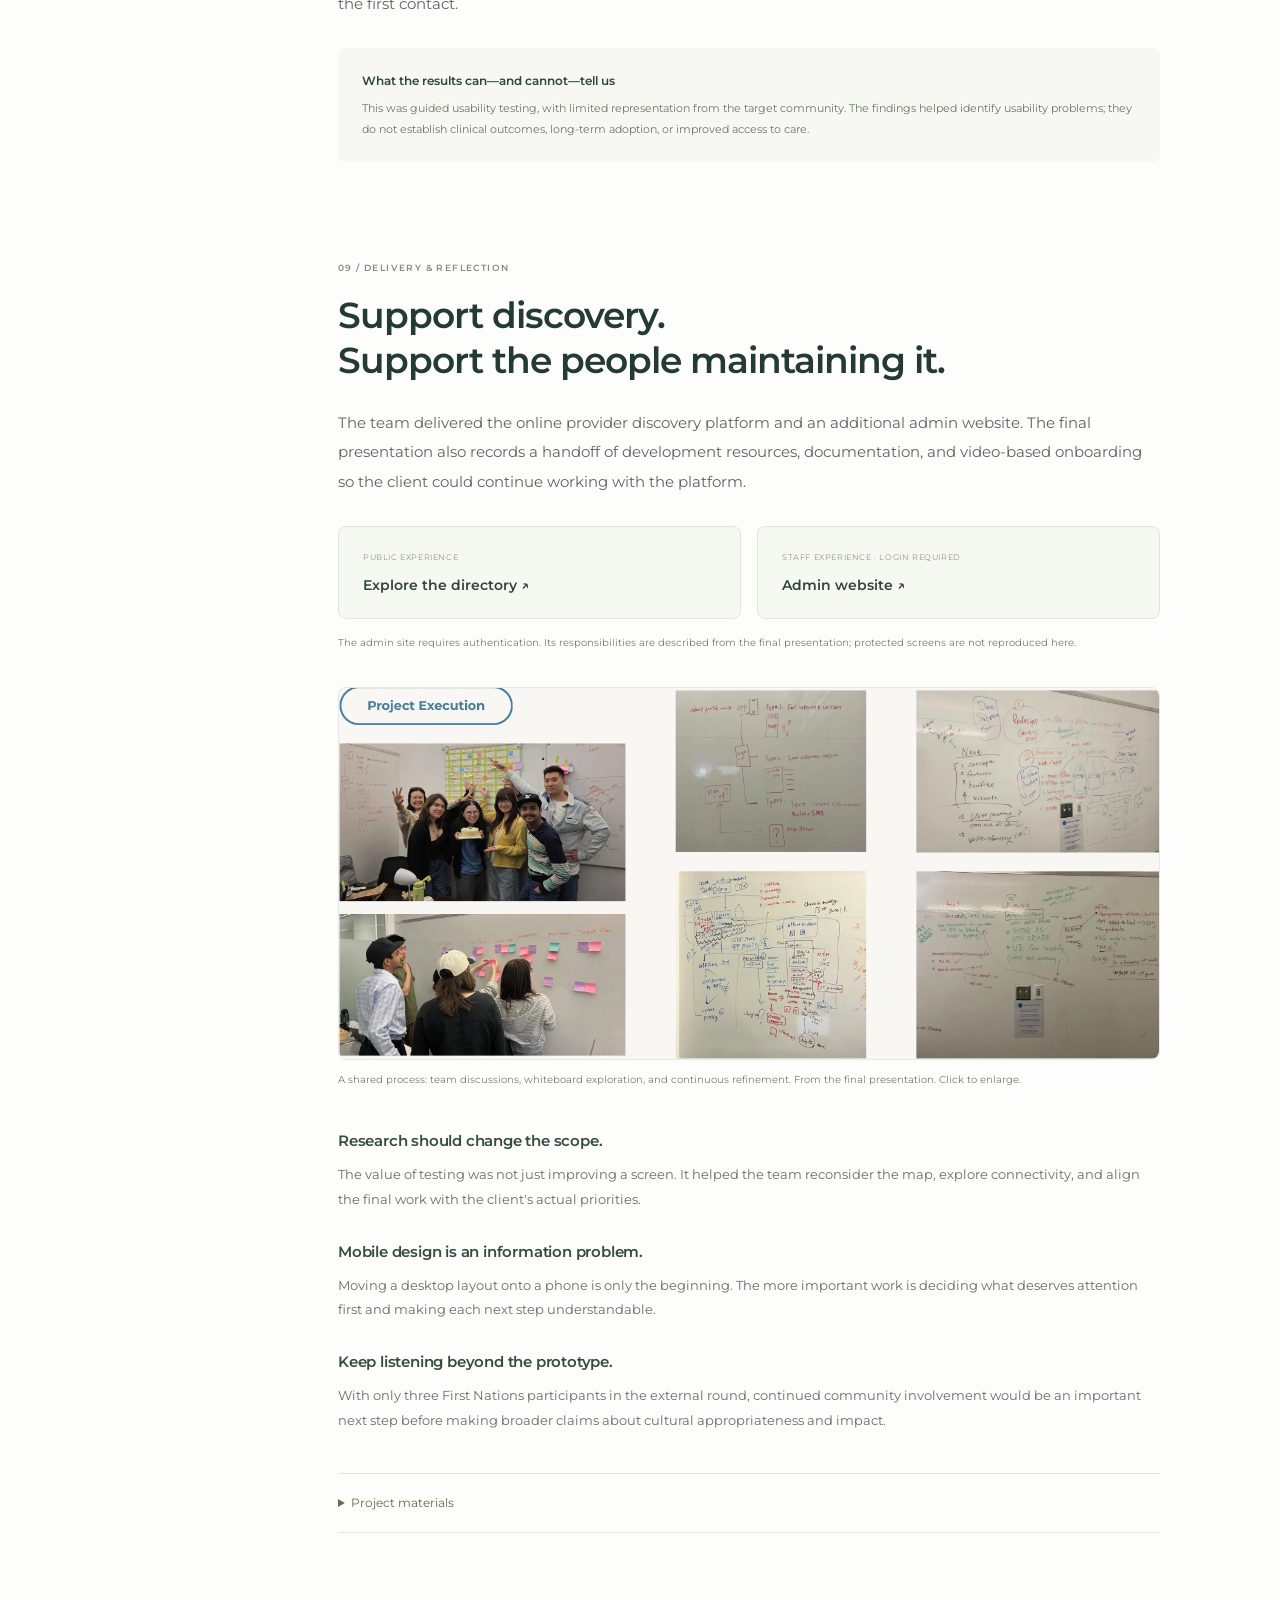
<file: fnha.html>
<!doctype html>
<html lang="en">
<head>
  <meta charset="UTF-8">
  <meta name="viewport" content="width=device-width, initial-scale=1">
  <meta name="theme-color" content="#fdfdfc">
  <meta name="description" content="Yixuan Liu's FNHA case study: early UX research, mobile interface design, and usability test planning for a mental health provider discovery platform.">
  <title>FNHA — Yixuan Liu</title>
  <link rel="icon" href="assets/favicon.svg" type="image/svg+xml">
  <link rel="stylesheet" href="style.css?v=20261102-type-scale">
  <link rel="stylesheet" href="case-study.css?v=20261102-type-scale">
  <script src="case-study.js" defer></script>
  <script src="navigation.js" defer></script>
</head>
<body class="case-page">
  <a class="skip-link" href="#case-content">Skip to case study</a>
  <header class="site-header">
    <a class="wordmark" href="./" aria-label="Yixuan Liu, home">Yixuan Liu</a>
    <nav class="portfolio-nav" aria-label="Main navigation">
      <div class="works-menu">
        <button class="pill-link works-trigger is-current" type="button" aria-expanded="false" aria-controls="works-list">Works <svg class="nav-chevron" width="10" height="10" viewBox="0 0 10 10" aria-hidden="true"><path d="m2 4 3 3 3-3" fill="none" stroke="currentColor" stroke-width="1.4" stroke-linecap="round" stroke-linejoin="round"/></svg></button>
        <div class="works-list" id="works-list" hidden>
          <span class="nav-menu-label">SELECTED WORK</span>
          <a href="fnha.html" aria-current="page"><strong>First Nations Health Authority</strong><span>Mental health &amp; primary care</span><span class="menu-arrow" aria-hidden="true">↗</span></a>
          <a href="elevare.html"><strong>ELEVARE Connect</strong><span>AI conversation practice</span><span class="menu-arrow" aria-hidden="true">↗</span></a>
          <a href="groundlink.html"><strong>GroundLink</strong><span>Sports discovery &amp; community</span><span class="menu-arrow" aria-hidden="true">↗</span></a>
          <a class="all-work-link" href="./#work">View all work</a>
        </div>
      </div>
      <a class="pill-link" href="fun.html">Fun</a>
      <a class="pill-link" href="about.html">About</a>
      <span class="nav-separator" aria-hidden="true"></span>
      <a class="pill-link resume-link" href="https://drive.google.com/file/d/1cH5FO1PrVe8XBCtlzIYI3ZWWn7KU2nUe/view?usp=drivesdk" target="_blank" rel="noopener noreferrer" aria-label="Resume (opens in a new tab)">Resume <span aria-hidden="true">↗</span></a>
    </nav>
  </header><header class="case-header">
    <a class="back-link" href="./#work"><span aria-hidden="true">←</span> All work</a>
    <a class="header-demo" href="https://trestle-fnha-web.vercel.app/" target="_blank" rel="noopener noreferrer">Try the product <span aria-hidden="true">↗</span></a>
  </header>
  <main>
    <section class="case-hero" aria-label="FNHA product preview">
      <div class="hero-grain" aria-hidden="true"></div>
      <div class="hero-browser">
        <div class="browser-bar" aria-hidden="true"><span></span><span></span><span></span><p>FNHA · Mental health provider directory</p></div>
        <video data-case-video muted loop playsinline preload="metadata" poster="assets/fnha-poster.webp?v=motion-10s" width="1280" height="720" aria-label="Ten-second demonstration of searching, filtering, and browsing FNHA providers">
          <source src="assets/fnha-preview.mp4?v=motion-10s" type="video/mp4">
        </video>
      </div>
      <div class="hero-phone phone-shell" aria-hidden="true"><img src="assets/fnha-case/mobile-home.webp" alt="" width="360" height="720"></div>
      <button class="case-video-toggle" type="button" hidden>Play preview</button>
      <p class="hero-note">A clearer path from looking for support to finding it.</p>
    </section>

    <div class="case-intro" id="case-content">
      <div class="case-tags"><span>First Nations Health Authority</span><span>UX research · Mobile UX</span></div>
      <h1>Making care<br>easier to find.</h1>
      <p class="case-deck">Designing a simpler, more supportive way for First Nations people in British Columbia to discover mental health providers.</p>
      <dl class="case-details">
        <div><dt>MY ROLE</dt><dd>UI/UX Designer</dd></div>
        <div><dt>TIMELINE</dt><dd>May–August 2026</dd></div>
        <div><dt>TEAM</dt><dd>Team Trestle · CDM</dd></div>
        <div><dt>DELIVERABLES</dt><dd>Web platform + admin portal</dd></div>
      </dl>
      <div class="contribution-summary">
        <span class="small-label">MY CONTRIBUTION</span>
        <p>I focused on <strong>early UX research, mobile interface design, and user test planning</strong>. My research combined case-study reviews and published statistics to help define the problem and frame our design question. The platform, visual system, development, and final handoff were a collaborative team effort.</p>
      </div>
    </div>

    <div class="case-layout">
      <nav class="case-contents" aria-label="Case study sections">
        <span>IN THIS CASE STUDY</span>
        <a href="#context">01 · The challenge</a>
        <a href="#design-process">02 · Design Process</a>
        <a href="#research">03 · Research Insights</a>
        <a href="#internal-testing">04 · Testing the direction</a>
        <a href="#pivot">05 · The scope decision</a>
        <a href="#mobile-design">06 · Designing for mobile</a>
        <a href="#design-decisions">07 · Key Design Decisions</a>
        <a href="#external-testing">08 · Learning and iterating</a>
        <a href="#delivery">09 · Delivery & reflection</a>
      </nav>
      <article class="case-story">
        <section class="story-section" id="context">
          <span class="section-kicker">01 / THE CHALLENGE</span>
          <h2>A directory can hold the answer.<br>That doesn't make it easy to find.</h2>
          <p>FNHA's existing provider information was available through a spreadsheet and a map. Finding support meant sorting through names, interpreting unfamiliar designations, and working out whether a provider was available and appropriate.</p>
          <div class="problem-statement"><span class="small-label">PROBLEM STATEMENT</span><p>First Nations community members often <strong>struggle to find the right mental health provider</strong>. Existing provider information is difficult to search, compare, and trust, creating barriers to accessing timely, culturally appropriate care.</p></div>
          <figure class="case-figure before-figure">
            <button class="zoom-image" type="button" data-zoom="assets/fnha-case/before-platform-highres.webp" aria-label="Enlarge the existing spreadsheet and map interfaces"><img src="assets/fnha-case/before-platform-highres.webp" alt="The existing provider spreadsheet, map instructions, and map interface shown in our final presentation" width="2666" height="827" loading="lazy"></button>
            <figcaption>The starting point: comprehensive information, spread across a spreadsheet and map. From the team's final presentation.</figcaption>
          </figure>
          <div class="hmw-block"><span class="small-label">OUR DESIGN QUESTION</span><p>How might we help FNHA users quickly discover and confidently choose a mental health provider that <strong>best matches their needs</strong> while <strong>reducing cognitive load</strong> and <strong>making the search experience intuitive and culturally supportive</strong>?</p></div>
        </section>

        <section class="story-section" id="design-process">
          <span class="section-kicker">02 / FROM RESEARCH TO DELIVERY</span>
          <h2>Design Process</h2>
          <p>Research shaped the question. Testing helped us decide what deserved to stay. Across May–August 2026, we moved through these stages together.</p>
          <ol class="process-cards">
            <li><span class="process-step">01 <span>DISCOVER</span></span><h3>Understand the context</h3><p>Case-study reviews, published statistics, and the existing directory.</p><span class="process-output">Research foundation</span><span class="ownership-tag">MY FOCUS · UX RESEARCH</span></li>
            <li><span class="process-step">02 <span>DEFINE</span></span><h3>Frame the problem</h3><p>Problem statement, HMW, personas, and journey mapping.</p><span class="process-output">A focused design question</span><span class="ownership-tag">MY FOCUS · PROBLEM FRAMING</span></li>
            <li><span class="process-step">03 <span>EXPLORE &amp; DESIGN</span></span><h3>Make the direction tangible</h3><p>Wireframes, search concepts, and mobile interface design.</p><span class="process-output">Testable prototypes</span><span class="ownership-tag">MY FOCUS · MOBILE UI</span></li>
            <li><span class="process-step">04 <span>TEST &amp; REFINE</span></span><h3>Learn from real tasks</h3><p>Internal testing, scope discussions, and external usability feedback.</p><span class="process-output">Evidence for iteration</span><span class="ownership-tag">MY FOCUS · TEST PLANNING</span></li>
            <li><span class="process-step">05 <span>DELIVER</span></span><h3>Support the handoff</h3><p>Provider discovery platform, an extra admin website, and documentation.</p><span class="process-output">A maintainable directory</span><span class="ownership-tag team-tag">TEAM DELIVERY</span></li>
          </ol>
          <div class="iteration-bridge"><span aria-hidden="true">↳</span><p><strong>Testing fed back into the design.</strong> The team reconsidered the map and filters, explored offline support, and aligned the final scope with the client.</p></div>
        </section>

        <section class="story-section" id="research">
          <span class="section-kicker">03 / UNDERSTANDING NEEDS</span>
          <h2>Research Insights</h2>
          <p>I worked on the early UX research, bringing together <strong>case-study reviews and online secondary research</strong> to understand the context behind the search experience. I used that work to help articulate the problem statement and HMW, before the team explored solutions.</p>
          <div class="research-methods">
            <span class="small-label">HOW I APPROACHED THE RESEARCH</span>
            <ol>
              <li><span class="method-number">01</span><div><h3>Review case studies &amp; existing experiences</h3><p>I reviewed comparable healthcare directories and the existing FNHA spreadsheet and map, looking at how people search, narrow options, and compare provider information.</p></div></li>
              <li><span class="method-number">02</span><div><h3>Find published evidence online</h3><p>I gathered background statistics and reviewed research on healthcare access, mental health needs, accessibility, and cultural safety to understand the wider context.</p></div></li>
              <li><span class="method-number">03</span><div><h3>Turn research into a focused question</h3><p>I connected the background evidence with friction in the existing experience to help frame our problem: make it easier to discover, compare, and choose a suitable provider. The team used personas and journey mapping to explore that direction.</p></div></li>
            </ol>
          </div>
          <div class="background-evidence">
            <span class="small-label">BACKGROUND RESEARCH / WHY THIS MATTERS</span>
            <h3>Access is about more than a list of names.</h3>
            <div class="context-scale"><strong>230,000+</strong><div><p>First Nations citizens across urban, rural, and remote BC, within FNHA's service context.</p><a href="https://annualreport.fnha.ca/" target="_blank" rel="noopener noreferrer">Source: FNHA annual report website ↗</a></div></div>
            <p class="population-label">NATIONAL CONTEXT · FIRST NATIONS PEOPLE LIVING OFF RESERVE, AGE 15+ · 2024</p>
            <div class="background-stat-grid">
              <div><strong>32%</strong><p>reported unmet healthcare needs in the previous 12 months.</p><span>ACCESS TO CARE</span></div>
              <div><strong>47%</strong><p>reported needing mental healthcare in the previous 12 months.</p><span>MENTAL HEALTH NEEDS</span></div>
              <div><strong>86%</strong><p>said services supporting Indigenous traditional medicines, healing, and wellness practices were important.</p><span>CULTURALLY SUPPORTIVE CARE</span></div>
            </div>
            <p class="evidence-source">Source: <a href="https://www150.statcan.gc.ca/n1/daily-quotidien/241104/dq241104a-eng.htm" target="_blank" rel="noopener noreferrer">Statistics Canada, Health care access and experiences among Indigenous people, 2024 ↗</a>. Figures are rounded national survey estimates, not BC-specific findings or our usability-test results. The source notes a risk of non-response bias.</p>
            <div class="research-implication"><span class="small-label">WHAT I TOOK INTO THE DESIGN</span><p>These findings helped frame availability, understandable provider details, and culturally relevant preferences as important design questions. They establish the wider need; our usability testing examined how people navigated the proposed directory.</p></div>
          </div>
          <div class="visual-insights">
            <article class="insight-card"><span class="insight-origin">01 / EXISTING EXPERIENCE REVIEW</span>
              <div class="insight-art clutter-art" aria-hidden="true"><span>Credentials</span><span>Map pins</span><span>Provider names</span><span>Filters</span><b>Where do I start?</b></div>
              <h3>Information needs a hierarchy.</h3><p>The spreadsheet and map asked people to interpret many signals at once.</p><div class="insight-takeaway"><span>DESIGN IMPLICATION</span><p>Start with a clear search, then reveal the detail needed to compare.</p></div>
            </article>
            <article class="insight-card"><span class="insight-origin">02 / PUBLISHED BACKGROUND RESEARCH</span>
              <div class="insight-art culture-art" aria-hidden="true"><b>86<span>%</span></b><span>culturally supportive<br>care matters</span></div>
              <h3>Fit includes cultural needs.</h3><p>National data highlighted the importance of services that support Indigenous healing and wellness practices.</p><div class="insight-takeaway"><span>DESIGN IMPLICATION</span><p>Make relevant provider information and preferences easier to understand.</p></div>
            </article>
            <article class="insight-card"><span class="insight-origin">03 / EARLY JOURNEY EXPLORATION</span>
              <div class="insight-art journey-art" aria-hidden="true"><span>Search</span><i>→</i><span>Compare</span><i>→</i><span>Choose</span><b>One manageable step at a time.</b></div>
              <h3>Context changes the experience.</h3><p>Phone use, digital confidence, and connectivity shaped the questions in our early journey work.</p><div class="insight-takeaway"><span>DESIGN IMPLICATION</span><p>Prioritize a readable mobile experience and test assumptions about each step.</p></div>
            </article>
          </div>
          <p class="source-note">The 86% figure refers to First Nations people living off reserve, age 15+, Canada, 2024; the linked source and survey limitations appear above. Directory review and journey exploration are qualitative inputs, not prevalence estimates.</p>
          <figure class="case-figure map-figure">
            <button class="zoom-image" type="button" data-zoom="assets/fnha-case/journey-map.png" aria-label="Enlarge the early user journey map"><img src="assets/fnha-case/journey-map.png" alt="Early journey map for the Kaya persona, documenting stages, pain points, emotional changes, and opportunities" width="2600" height="1110" loading="lazy"></button>
            <figcaption>Early journey mapping from our FigJam board. “Kaya” is a research-framing persona, not an interview transcript. Click to enlarge.</figcaption>
          </figure>
          <aside class="research-note"><strong>A constraint we had to acknowledge</strong><p>Direct access to the target community was limited. Desk research, personas, and broader usability feedback informed the work, but could not stand in for extensive research with First Nations communities.</p></aside>
        </section>

        <section class="story-section" id="internal-testing">
          <span class="section-kicker">04 / TESTING THE DIRECTION</span>
          <h2>Test the assumptions<br>before polishing the interface.</h2>
          <p>We explored two directions: a guided search experience and a redesigned map with a provider list. My contribution included planning user testing. The team compared prototypes and visual directions, looking at how people searched, interpreted filters, and assessed provider information.</p>
          <div class="research-stats">
            <div><strong>22</strong><span>internal survey responses</span></div>
            <div><strong>3</strong><span>usability sessions</span></div>
            <div><strong>95.5%</strong><span>selected availability as a useful filter</span></div>
          </div>
          <p class="source-note">Internal test figures reported in the Week 5 and Week 6 presentations. Availability is a survey finding, not a measure of improved access to care.</p>
          <div class="finding-decision"><div><span class="small-label">WHAT WE LEARNED</span><h3>Filters did the heavy lifting.</h3><p>40.9% preferred filters, 50% preferred filters with a map, and only 9.1% preferred the map alone. Participants also called out clutter and competing information.</p></div><div><span class="small-label">HOW IT SHAPED THE NEXT VERSION</span><h3>Make the essential signals easier to scan.</h3><p>We prioritized availability, clearer provider cards, more visible filters, and a calmer mobile hierarchy. The early hybrid direction combined map visibility with a simpler search structure.</p></div></div>
          <figure class="case-figure"><button class="zoom-image" type="button" data-zoom="assets/fnha-case/test-planning.png" aria-label="Enlarge the user testing station plan"><img src="assets/fnha-case/test-planning.png" alt="Testing setup plan showing mobile and laptop stations, coordinators, a facilitator, and a poster area" width="1800" height="903" loading="lazy"></button><figcaption>A planning artifact from the brainstorm board: thinking through devices, facilitation, and observation before testing.</figcaption></figure>
        </section>

        <section class="story-section" id="pivot">
          <span class="section-kicker">05 / THE SCOPE DECISION</span>
          <h2>A useful idea still has<br>to be the right thing to build.</h2>
          <p>After internal testing, we discussed a mobile-first pivot that also considered unreliable connectivity. The proposal explored full internet, low internet, and offline experiences, including saved provider information and a possible SMS fallback.</p>
          <p>That exploration changed the conversation, but it did not become the final scope. <strong>The client did not need offline mode, so we did not proceed with it.</strong> Instead, the team delivered an additional admin website to support provider data management.</p>
          <div class="scope-comparison"><div><span class="status-chip explored">EXPLORED · NOT DELIVERED</span><h3>Offline and SMS support</h3><p>Considered after internal testing. Offline mode was not pursued following client alignment. SMS and native app distribution remained proposals.</p></div><div><span class="status-chip delivered">ADDITIONAL TEAM DELIVERABLE</span><h3>An admin website</h3><p>A separate interface for the organization to manage provider information, review issues, and maintain the directory.</p><a class="inline-link" href="https://trestle-fnha-admin.vercel.app/login?redirect=%2F" target="_blank" rel="noopener noreferrer">View admin sign-in ↗</a></div></div>
          <p class="pull-quote">The pivot wasn't “add more features.”<br>It was “build what the client actually needs.”</p>
        </section>

        <section class="story-section" id="mobile-design">
          <span class="section-kicker">06 / MY MOBILE INTERFACE WORK</span>
          <h2>Give the next step<br>room to be obvious.</h2>
          <p>I designed the mobile interface, focusing on a readable hierarchy and a clear path from searching to reviewing a provider. The team’s testing highlighted tight spacing, small touch targets, confusing filters, and weak feedback around saved providers.</p>
          <figure class="case-figure wireframe-figure">
            <div class="wireframe-pair">
              <button class="zoom-image" type="button" data-zoom="assets/fnha-case/wireframe-1.webp" aria-label="Enlarge the early mobile wireframe sketch"><img src="assets/fnha-case/wireframe-1.webp" alt="Team whiteboard sketch exploring mobile search, a directory list, filters, and provider details" loading="lazy"></button>
              <button class="zoom-image" type="button" data-zoom="assets/fnha-case/wireframe-2.webp" aria-label="Enlarge the landing, directory and saved-provider sketches"><img src="assets/fnha-case/wireframe-2.webp" alt="Team wireframe sketches comparing landing, directory, saved-provider and mobile layouts" loading="lazy"></button>
            </div>
            <figcaption>Before high fidelity: shared wireframe explorations from the Art &amp; Design Research document. Click either sketch to enlarge.</figcaption>
          </figure>
          <details class="design-foundations">
            <summary>How the research shaped the design system <span aria-hidden="true">＋</span></summary>
            <div class="foundation-grid">
              <div><span class="small-label">READABILITY</span><h3>BC Sans and a consistent hierarchy</h3><p>The product's design system selected BC Sans for legibility, with distinct styles for headings, body text, captions, and controls.</p></div>
              <div><span class="small-label">COLOUR &amp; RECOGNITION</span><h3>Status needs words, too.</h3><p>Availability and service labels pair colour with text or other cues. Familiar action icons support search, filtering, saving, and contact.</p></div>
              <div><span class="small-label">LANGUAGE &amp; CONTROL</span><h3>Predictable, supportive interactions</h3><p>Research into plain language and trauma-informed design informed clear explanations, manageable choices, and an experience people could explore at their own pace.</p></div>
              <div><span class="small-label">SHARED VISUAL DIRECTION</span><h3>Warmth without generic symbolism</h3><p>The team explored calm colours, organic shapes, and themes of connection and support. Andrea led the art direction; culturally specific imagery was identified as work requiring appropriate consultation.</p></div>
            </div>
          </details>
          <div class="mobile-showcase" role="region" tabindex="0" aria-label="Mobile interface screens; scroll horizontally on small screens">
            <figure><button class="phone-shell" type="button" data-zoom="assets/fnha-case/mobile-home.webp" aria-label="Enlarge the mobile home screen"><img src="assets/fnha-case/mobile-home.webp" alt="Mobile FNHA home screen with city search, quick preferences, and a tutorial entry" width="360" height="720" loading="lazy"></button><figcaption>Start with a city and a few clear preferences.</figcaption></figure>
            <figure><button class="phone-shell" type="button" data-zoom="assets/fnha-case/mobile-directory.webp" aria-label="Enlarge the mobile directory"><img src="assets/fnha-case/mobile-directory.webp" alt="Mobile FNHA provider directory with search and provider cards" width="360" height="720" loading="lazy"></button><figcaption>Browse and scan provider information.</figcaption></figure>
            <figure><button class="phone-shell" type="button" data-zoom="assets/fnha-case/mobile-filters.webp" aria-label="Enlarge the mobile preferences panel"><img src="assets/fnha-case/mobile-filters.webp" alt="Mobile FNHA preference panel for narrowing provider results" width="360" height="720" loading="lazy"></button><figcaption>Refine the list without losing the task.</figcaption></figure>
          </div>
          <p class="source-note">Screens from the team's deployed web prototype. They show the responsive product, not a native app release.</p>
          <details class="flow-details"><summary>View the team's detailed user flow <span aria-hidden="true">＋</span></summary><figure class="case-figure"><button class="zoom-image" type="button" data-zoom="assets/fnha-case/user-flow.png" aria-label="Enlarge the final user flow"><img src="assets/fnha-case/user-flow.png" alt="Final FigJam user flow from landing page through search, preferences, provider review, saving, and contact" width="1731" height="2200" loading="lazy"></button><figcaption>Final flow artifact from the team's FigJam board. Click to enlarge.</figcaption></figure></details>
        </section>

        <section class="story-section" id="design-decisions">
          <span class="section-kicker">07 / CONNECTING EVIDENCE TO THE INTERFACE</span>
          <h2>Key Design Decisions</h2>
          <p>My mobile interface work sat within a shared design process. These decisions connect the team's research and testing with the direction we took.</p>
          <div class="decision-stack">
            <article class="decision-card">
              <div class="decision-copy"><span class="decision-index">01 / SEARCH</span><h3>Give search a clear starting point.</h3><div><span class="small-label">THE SIGNAL</span><p>In external testing, people tried broad terms such as “mental health” and “FNHA,” then encountered mismatched or empty results.</p></div><div><span class="small-label">THE DECISION</span><p>Make the entry point explicitly city-based, with preferences helping people refine the directory.</p></div><a href="#external-testing" class="decision-evidence">Read the test findings ↗</a></div>
              <figure class="decision-visual"><span class="visual-annotation">START WITH A CITY</span><button class="decision-screen" type="button" data-zoom="assets/fnha-case/mobile-home.webp" aria-label="Enlarge city search on the mobile home screen"><img src="assets/fnha-case/mobile-home.webp" alt="Actual mobile home screen showing the city-based entry point" width="360" height="720" loading="lazy"></button><figcaption>A specific input sets a clearer expectation.</figcaption></figure>
            </article>
            <article class="decision-card">
              <div class="decision-copy"><span class="decision-index">02 / FILTERS &amp; FIT</span><h3>Help people narrow choices with confidence.</h3><div><span class="small-label">THE SIGNAL</span><p>95.5% of internal respondents valued availability. Later, only 19 of 33 external respondents rated filters intuitive or very intuitive.</p></div><div><span class="small-label">THE DECISION</span><p>Prioritize availability and clearer preferences. Later documented iterations included simpler filter groups and an age-range slider.</p></div><a href="#internal-testing" class="decision-evidence">See the internal evidence ↗</a></div>
              <figure class="decision-visual"><span class="visual-annotation">MAKE PREFERENCES VISIBLE</span><button class="decision-screen" type="button" data-zoom="assets/fnha-case/mobile-filters.webp" aria-label="Enlarge mobile filter preferences"><img src="assets/fnha-case/mobile-filters.webp" alt="Actual mobile preferences interface for narrowing provider results" width="360" height="720" loading="lazy"></button><figcaption>A valued feature still needs understandable choices.</figcaption></figure>
            </article>
            <article class="decision-card">
              <div class="decision-copy"><span class="decision-index">03 / INFORMATION HIERARCHY</span><h3>Let the provider list do the work.</h3><div><span class="small-label">THE SIGNAL</span><p>People who noticed the map still questioned its value compared with tools such as Google Maps.</p></div><div><span class="small-label">THE DECISION</span><p>The team removed the map from the delivered experience. Provider cards put the information for comparing options back at the centre.</p></div><a href="#external-testing" class="decision-evidence">See how the direction evolved ↗</a></div>
              <figure class="decision-visual"><span class="visual-annotation">COMPARE PROVIDERS DIRECTLY</span><button class="decision-screen" type="button" data-zoom="assets/fnha-case/mobile-directory.webp" aria-label="Enlarge the provider list design"><img src="assets/fnha-case/mobile-directory.webp" alt="Actual mobile directory with provider cards as the main browsing experience" width="360" height="720" loading="lazy"></button><figcaption>Keep practical provider details close to the decision.</figcaption></figure>
            </article>
          </div>
          <p class="source-note">Screens show the team's deployed web prototype. Decisions and iterations are drawn from the project reports; no post-redesign improvement is claimed without a follow-up measurement.</p>
        </section>

        <section class="story-section" id="external-testing">
          <span class="section-kicker">08 / LEARNING AND ITERATING</span>
          <h2>Something can be helpful<br>and still be hard to use.</h2>
          <div class="test-ownership">
            <span class="small-label">MY TEST-PLANNING CONTRIBUTION</span>
            <h3>Plan the task, the questions, and what to observe.</h3>
            <p>I co-planned the external test with Bam. The July 7 plan assigned us responsibility for interview questions, the survey, task cards, prototype and survey checks, and the participant testing flow.</p>
            <p>The planned session moved from a welcome and consent to a mobile or desktop task, a questionnaire, and observation notes. The interview prompts explored what information mattered, which filters felt confusing, and what helped people feel confident before contacting a provider.</p>
          </div>
          <div class="task-scenario">
            <span class="small-label">THE ACTUAL MOBILE TEST SCENARIO</span>
            <h3>Find support in Prince George.</h3>
            <p>Find an Indigenous provider offering FNHA mental health support in Prince George, available now or with a wait of less than one month, and save the provider to your list.</p>
            <ol class="task-steps">
              <li><strong>Search the city</strong><span>Begin the provider search in Prince George.</span></li>
              <li><strong>Apply availability needs</strong><span>Look for current availability or a wait under one month.</span></li>
              <li><strong>Identify an Indigenous provider</strong><span>Use the relevant preference to narrow the list.</span></li>
              <li><strong>Review provider information</strong><span>Assess whether the details match the scenario's needs.</span></li>
              <li><strong>Save the provider</strong><span>Add the selected option to the saved list.</span></li>
            </ol>
            <p class="scenario-note">Five actions within one end-to-end scenario; participants could take different routes.</p>
          </div>
          <div class="mobile-test-question">
            <span class="small-label">A SPECIFIC MOBILE DESIGN QUESTION</span>
            <h3>Would an expandable map clarify the screen—or add another step?</h3>
            <p>At this prototype stage, mobile used a list with an expandable full-screen map; desktop used a side-by-side map and list. The test plan asked whether people noticed the mobile toggle without prompting, whether the interaction matched their expectations, and whether the extra view helped with efficiency, confidence, or cognitive load.</p>
          </div>
          <p>The external testing round involved <strong>35+ participants, including 3 First Nations users</strong>. It exposed a gap between valuing a feature and understanding how to use it, particularly around filters and map-based discovery.</p>
          <p class="source-note">The event participation count above is distinct from the results report's 33 completed questionnaires. The survey figures below use n = 33.</p>
          <div class="external-evidence">
            <div class="completion-summary"><strong>28<span>/33</span></strong><div><h3>reported completing the task</h3><p>3 reported partial completion and 2 did not complete it. This was a guided, in-person usability test—not a production conversion rate.</p></div></div>
            <div class="filter-comparison">
              <span class="small-label">RATED INTUITIVE OR VERY INTUITIVE</span>
              <div class="comparison-row"><span>Filters</span><meter min="0" max="33" value="19" aria-label="19 of 33 respondents rated filters intuitive or very intuitive">19 of 33</meter><strong>58% <small>19/33</small></strong></div>
              <div class="comparison-row"><span>Search</span><meter min="0" max="33" value="27" aria-label="27 of 33 respondents rated search intuitive or very intuitive">27 of 33</meter><strong>82% <small>27/33</small></strong></div>
              <p>Yet <strong>21 of 33</strong> respondents named filters among the most helpful features. The priority was to improve a valued interaction, rather than remove it.</p>
            </div>
          </div>
          <div class="iteration-list">
            <div><span>SEARCH</span><h3>Broad-looking search created false expectations.</h3><p>People tried terms such as “mental health” and “FNHA,” then encountered mismatched or empty results. The design direction shifted toward an explicit city search and clearer guidance.</p></div>
            <div><span>FILTERS</span><h3>Useful filters still needed predictable logic.</h3><p>The report identified a specific mismatch: selecting several options in one category behaved like AND, while testers expected OR. Long lists and unfamiliar labels added friction. The report recommended OR within a category; the design research documents simpler groups and an age-range slider among the later improvements.</p></div>
            <div><span>MAP</span><h3>Being visible wasn't the same as being useful.</h3><p>Internal testing had supported map-and-list exploration. The later results report recorded strong average noticeability, but people who found the map still questioned its value compared with routing tools such as Google Maps. The final presentation and design research record its removal from the delivered experience.</p></div>
            <div><span>GUIDANCE & TRUST</span><h3>The words around the interface mattered.</h3><p>Participants valued the tutorial, but needed clearer location labels, more specific availability information, and a less ambiguous way to report incorrect details.</p></div>
          </div>
          <div class="documented-changes"><span class="small-label">LATER CHANGES DOCUMENTED BY THE TEAM</span><h3>Turn the feedback into specific interface changes.</h3><ul><li>Make the entry point explicitly city-based and strengthen the landing page hierarchy.</li><li>Sort providers by availability, and replace age-group checkboxes with an age-range slider.</li><li>Make referral notices and availability labels clearer on provider cards.</li><li>Add saved-provider confirmation and a more helpful no-results experience.</li></ul><p>These are documented iterations, not evidence of a measured post-redesign uplift.</p></div>
          <p>The report also showed only a modest change in self-reported provider confidence, from 7.64 to 8.06 out of 10 during the task. Completing a search did not fully resolve whether a provider would feel like a good fit before the first contact.</p>
          <aside class="research-note"><strong>What the results can—and cannot—tell us</strong><p>This was guided usability testing, with limited representation from the target community. The findings helped identify usability problems; they do not establish clinical outcomes, long-term adoption, or improved access to care.</p></aside>
        </section>

        <section class="story-section" id="delivery">
          <span class="section-kicker">09 / DELIVERY & REFLECTION</span>
          <h2>Support discovery.<br>Support the people maintaining it.</h2>
          <p>The team delivered the online provider discovery platform and an additional admin website. The final presentation also records a handoff of development resources, documentation, and video-based onboarding so the client could continue working with the platform.</p>
          <div class="delivery-links"><a href="https://trestle-fnha-web.vercel.app/" target="_blank" rel="noopener noreferrer"><span>PUBLIC EXPERIENCE</span><strong>Explore the directory ↗</strong></a><a href="https://trestle-fnha-admin.vercel.app/login?redirect=%2F" target="_blank" rel="noopener noreferrer"><span>STAFF EXPERIENCE · LOGIN REQUIRED</span><strong>Admin website ↗</strong></a></div>
          <p class="source-note">The admin site requires authentication. Its responsibilities are described from the final presentation; protected screens are not reproduced here.</p>
          <figure class="case-figure team-figure"><button class="zoom-image" type="button" data-zoom="assets/fnha-case/team-process-highres.webp" aria-label="Enlarge the team collaboration and whiteboard photos"><img src="assets/fnha-case/team-process-highres.webp" alt="Team Trestle collaborating with sticky notes and whiteboard sketches during the project" width="2694" height="1217" loading="lazy"></button><figcaption>A shared process: team discussions, whiteboard exploration, and continuous refinement. From the final presentation. Click to enlarge.</figcaption></figure>
          <div class="reflection-list"><div><h3>Research should change the scope.</h3><p>The value of testing was not just improving a screen. It helped the team reconsider the map, explore connectivity, and align the final work with the client's actual priorities.</p></div><div><h3>Mobile design is an information problem.</h3><p>Moving a desktop layout onto a phone is only the beginning. The more important work is deciding what deserves attention first and making each next step understandable.</p></div><div><h3>Keep listening beyond the prototype.</h3><p>With only three First Nations participants in the external round, continued community involvement would be an important next step before making broader claims about cultural appropriateness and impact.</p></div></div>
          <details class="case-sources"><summary>Project materials</summary><p>Sources: Team Trestle’s final and stage presentations; the FigJam brainstorm; Art &amp; Design Research; the July 7 external testing plan and its linked task-and-survey draft; and the external results analysis of 33 completed questionnaires. My responsibilities, the 35+ overall participants including 3 First Nations users, and the final offline/admin scope are confirmed from my project account.</p><p>Internal survey findings, external usability feedback, explored concepts, and documented iterations are distinguished throughout this case study. The external test was guided, its sample was not broadly representative of all intended users, and the results are not clinical or production outcomes.</p></details>
        </section>
        <footer class="case-footer"><a href="./#work">← Back to all work</a><a href="#case-content">Back to top ↑</a><span>Yixuan Liu · Product Designer</span></footer>
      </article>
    </div>
  <footer class="site-footer" aria-label="Get in touch">
      <div class="footer-message">
        <span class="footer-eyebrow">LET’S CONNECT</span>
        <h2>Turning complex systems into usable experiences.</h2>
      </div>
      <nav class="footer-links" aria-label="Contact and resume">
        <a href="https://www.linkedin.com/in/yixuan-liu21/" target="_blank" rel="noopener noreferrer" aria-label="LinkedIn (opens in a new tab)">LinkedIn</a>
        <a href="mailto:liuyixuan2002021@gmail.com">Email</a>
        <a href="https://drive.google.com/file/d/1cH5FO1PrVe8XBCtlzIYI3ZWWn7KU2nUe/view?usp=drivesdk" target="_blank" rel="noopener noreferrer" aria-label="Resume (opens in a new tab)">Resume</a>
      </nav>
    </footer>
</main>
  <dialog class="image-dialog" aria-labelledby="image-dialog-title"><div class="image-dialog-header"><h2 id="image-dialog-title">Project artifact</h2><div><button class="image-scale-toggle" type="button" aria-pressed="false">Zoom to full size</button><button class="image-dialog-close" type="button" aria-label="Close enlarged image">×</button></div></div><div class="image-dialog-body"><img alt=""></div></dialog>
</body>
</html>
</file>
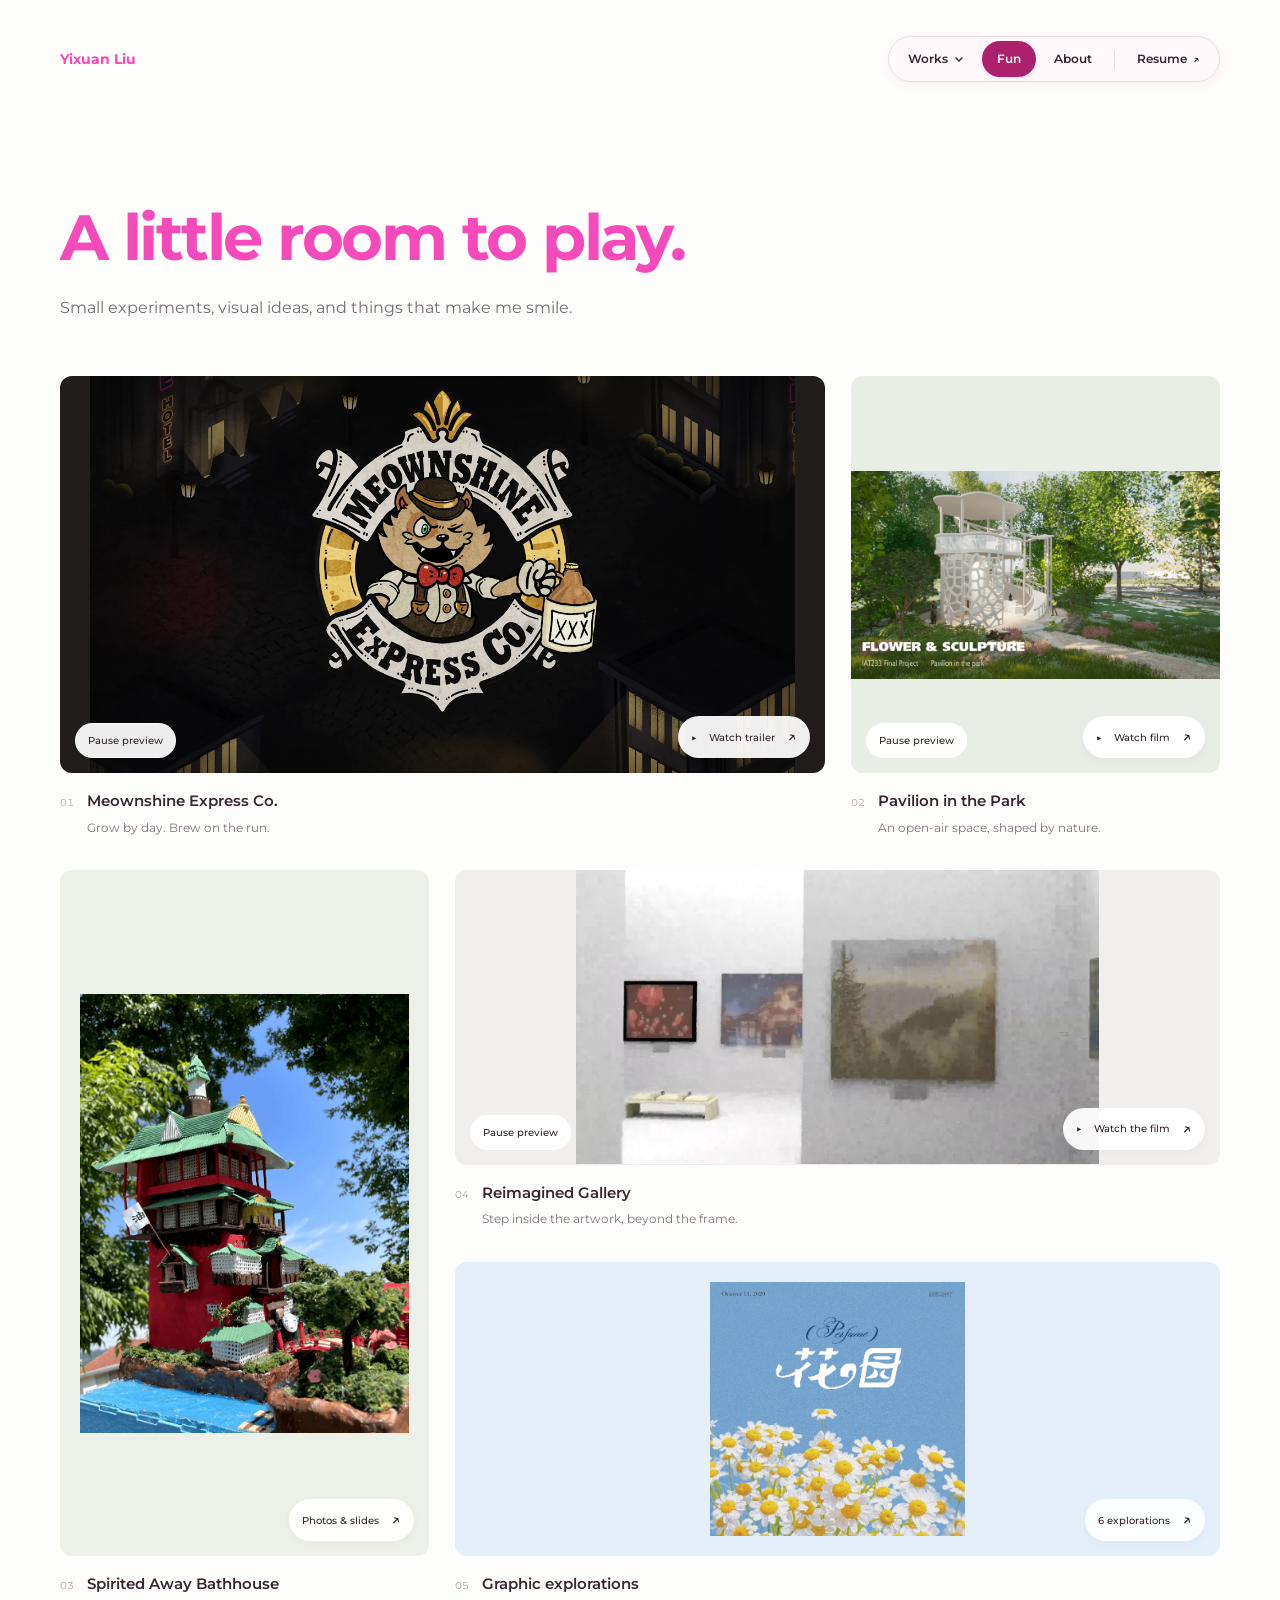
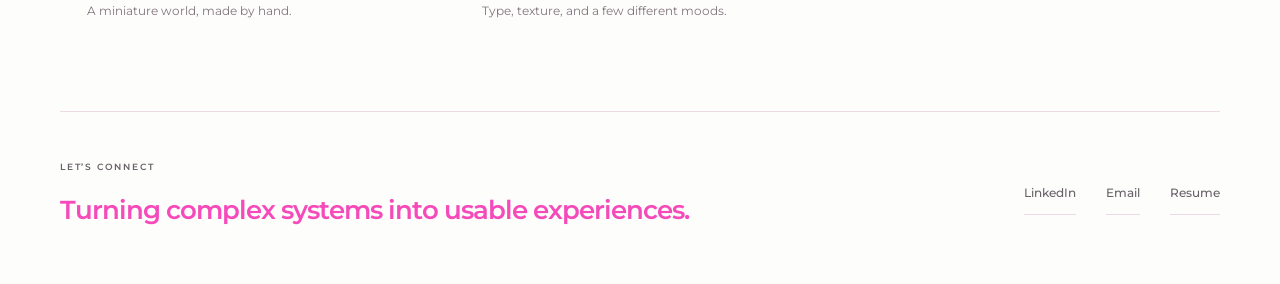
<file: fun.html>
<!doctype html>
<html lang="en">
<head><meta charset="UTF-8"><meta name="viewport" content="width=device-width, initial-scale=1"><meta name="theme-color" content="#fdfdfc"><meta name="description" content="Yixuan Liu’s creative playground: digital spaces, handmade worlds, and graphic explorations."><title>Fun — Yixuan Liu</title><link rel="icon" href="assets/favicon.svg" type="image/svg+xml"><link rel="stylesheet" href="style.css?v=20261102-type-scale"><link rel="stylesheet" href="fun.css?v=20261101-sticky"><script src="navigation.js" defer></script><script src="fun.js?v=meownshine-first-20261031" defer></script></head>
<body class="fun-page"><a class="skip-link" href="#main">Skip to content</a><header class="site-header">
    <a class="wordmark" href="./" aria-label="Yixuan Liu, home">Yixuan Liu</a>
    <nav class="portfolio-nav" aria-label="Main navigation">
      <div class="works-menu">
        <button class="pill-link works-trigger" type="button" aria-expanded="false" aria-controls="works-list">Works <svg class="nav-chevron" width="10" height="10" viewBox="0 0 10 10" aria-hidden="true"><path d="m2 4 3 3 3-3" fill="none" stroke="currentColor" stroke-width="1.4" stroke-linecap="round" stroke-linejoin="round"/></svg></button>
        <div class="works-list" id="works-list" hidden>
          <span class="nav-menu-label">SELECTED WORK</span>
          <a href="fnha.html"><strong>First Nations Health Authority</strong><span>Mental health &amp; primary care</span><span class="menu-arrow" aria-hidden="true">↗</span></a>
          <a href="elevare.html"><strong>ELEVARE Connect</strong><span>AI conversation practice</span><span class="menu-arrow" aria-hidden="true">↗</span></a>
          <a href="groundlink.html"><strong>GroundLink</strong><span>Sports discovery &amp; community</span><span class="menu-arrow" aria-hidden="true">↗</span></a>
          <a class="all-work-link" href="./#work">View all work</a>
        </div>
      </div>
      <a class="pill-link" href="fun.html" aria-current="page">Fun</a>
      <a class="pill-link" href="about.html">About</a>
      <span class="nav-separator" aria-hidden="true"></span>
      <a class="pill-link resume-link" href="https://drive.google.com/file/d/1cH5FO1PrVe8XBCtlzIYI3ZWWn7KU2nUe/view?usp=drivesdk" target="_blank" rel="noopener noreferrer" aria-label="Resume (opens in a new tab)">Resume <span aria-hidden="true">↗</span></a>
    </nav>
  </header>
<main id="main">
  <section class="fun-intro" aria-labelledby="page-title">
    <h1 id="page-title">A little room to play.</h1>
    <p>Small experiments, visual ideas, and things that make me smile.</p>
  </section>
  <section class="fun-gallery" aria-label="Creative projects">
    <article class="fun-project meownshine-project video-project">
      <div class="fun-media-wrap">
        <button class="fun-open fun-media meownshine-media" type="button" data-project="meownshine" aria-haspopup="dialog" aria-label="Explore Meownshine Express Co.: trailer and playable game">
          <video class="fun-preview" data-fun-video data-preview-name="Meownshine" muted loop playsinline preload="metadata" poster="assets/fun/meownshine-poster.webp" width="1920" height="1080" aria-hidden="true" tabindex="-1"><source src="assets/fun/meownshine-preview.mp4" type="video/mp4"></video>
          <span class="media-corner"><span aria-hidden="true">▶</span> Watch trailer <span aria-hidden="true">↗</span></span>
        </button>
        <button class="fun-preview-toggle" type="button" hidden aria-label="Play Meownshine preview">Play preview</button>
      </div>
      <div class="fun-caption"><span class="fun-index" aria-hidden="true">01</span><div><h2><button type="button" data-project="meownshine" aria-haspopup="dialog">Meownshine Express Co.</button></h2><p>Grow by day. Brew on the run.</p></div></div>
    </article>
    <article class="fun-project pavilion-project video-project">
      <div class="fun-media-wrap">
        <button class="fun-open fun-media pavilion-media" type="button" data-project="pavilion" aria-haspopup="dialog" aria-label="Explore Pavilion in the Park: full project video">
          <video class="fun-preview" data-fun-video data-preview-name="Pavilion" muted loop playsinline preload="metadata" poster="assets/fun/pavilion.webp" width="1920" height="1080" aria-hidden="true" tabindex="-1"><source src="assets/fun/pavilion-preview.mp4" type="video/mp4"></video>
          <span class="media-corner"><span aria-hidden="true">▶</span> Watch film <span aria-hidden="true">↗</span></span>
        </button>
        <button class="fun-preview-toggle" type="button" hidden aria-label="Play Pavilion preview">Play preview</button>
      </div>
      <div class="fun-caption"><span class="fun-index" aria-hidden="true">02</span><div><h2><button type="button" data-project="pavilion" aria-haspopup="dialog">Pavilion in the Park</button></h2><p>An open-air space, shaped by nature.</p></div></div>
    </article>
    <article class="fun-project bathhouse-project">
      <button class="fun-open fun-media bathhouse-media" type="button" data-project="bathhouse" aria-haspopup="dialog" aria-label="Explore Spirited Away Bathhouse: photographs and project slides">
        <img src="assets/fun/bathhouse-front.webp" alt="A handmade red and green bathhouse model surrounded by miniature trees" width="1650" height="2200" fetchpriority="high">
        <span class="media-corner">Photos &amp; slides <span aria-hidden="true">↗</span></span>
      </button>
      <div class="fun-caption"><span class="fun-index" aria-hidden="true">03</span><div><h2><button type="button" data-project="bathhouse" aria-haspopup="dialog">Spirited Away Bathhouse</button></h2><p>A miniature world, made by hand.</p></div></div>
    </article>
    <article class="fun-project gallery-project video-project">
      <div class="fun-media-wrap">
        <button class="fun-open fun-media gallery-media" type="button" data-project="gallery" aria-haspopup="dialog" aria-label="Explore Reimagined Gallery: full project video">
          <video class="fun-preview" data-fun-video data-preview-name="Gallery" muted loop playsinline preload="metadata" poster="assets/fun/gallery-poster.webp" width="1920" height="1080" aria-hidden="true" tabindex="-1"><source src="assets/fun/gallery-preview.mp4" type="video/mp4"></video>
          <span class="media-corner"><span aria-hidden="true">▶</span> Watch the film <span aria-hidden="true">↗</span></span>
        </button>
        <button class="fun-preview-toggle" type="button" hidden aria-label="Play Gallery preview">Play preview</button>
      </div>
      <div class="fun-caption"><span class="fun-index" aria-hidden="true">04</span><div><h2><button type="button" data-project="gallery" aria-haspopup="dialog">Reimagined Gallery</button></h2><p>Step inside the artwork, beyond the frame.</p></div></div>
    </article>
    <article class="fun-project graphics-project">
      <button class="fun-open fun-media graphics-media" type="button" data-project="graphics" aria-haspopup="dialog" aria-label="Explore Graphic explorations: six designs in a slideshow">
        <img src="assets/fun/graphic-02.webp" alt="White and yellow daisies against a blue sky, with expressive Chinese and English typography" width="1242" height="1242" loading="lazy">
        <span class="media-corner">6 explorations <span aria-hidden="true">↗</span></span>
      </button>
      <div class="fun-caption"><span class="fun-index" aria-hidden="true">05</span><div><h2><button type="button" data-project="graphics" aria-haspopup="dialog">Graphic explorations</button></h2><p>Type, texture, and a few different moods.</p></div></div>
    </article>
  </section>
<footer class="site-footer" aria-label="Get in touch">
      <div class="footer-message">
        <span class="footer-eyebrow">LET’S CONNECT</span>
        <h2>Turning complex systems into usable experiences.</h2>
      </div>
      <nav class="footer-links" aria-label="Contact and resume">
        <a href="https://www.linkedin.com/in/yixuan-liu21/" target="_blank" rel="noopener noreferrer" aria-label="LinkedIn (opens in a new tab)">LinkedIn</a>
        <a href="mailto:liuyixuan2002021@gmail.com">Email</a>
        <a href="https://drive.google.com/file/d/1cH5FO1PrVe8XBCtlzIYI3ZWWn7KU2nUe/view?usp=drivesdk" target="_blank" rel="noopener noreferrer" aria-label="Resume (opens in a new tab)">Resume</a>
      </nav>
    </footer>
</main>
<dialog class="fun-viewer" aria-labelledby="viewer-title" aria-describedby="viewer-description">
  <header class="viewer-header"><div><span class="viewer-eyebrow">A CLOSER LOOK</span><h2 id="viewer-title"></h2></div><button class="viewer-close" type="button" aria-label="Close project">×</button></header>
  <div class="viewer-carousel"><div class="viewer-track" tabindex="0" role="region" aria-label="Project media; swipe or use the arrow buttons"></div></div>
  <div class="viewer-navigation"><button class="viewer-prev" type="button" aria-label="Previous slide">←</button><div class="viewer-dots" aria-label="Choose a slide"></div><span class="viewer-count" aria-live="polite" aria-atomic="true"></span><button class="viewer-next" type="button" aria-label="Next slide">→</button></div>
  <footer class="viewer-footer"><p id="viewer-description"></p><div class="viewer-links"></div></footer>
</dialog>
</body></html>
</file>
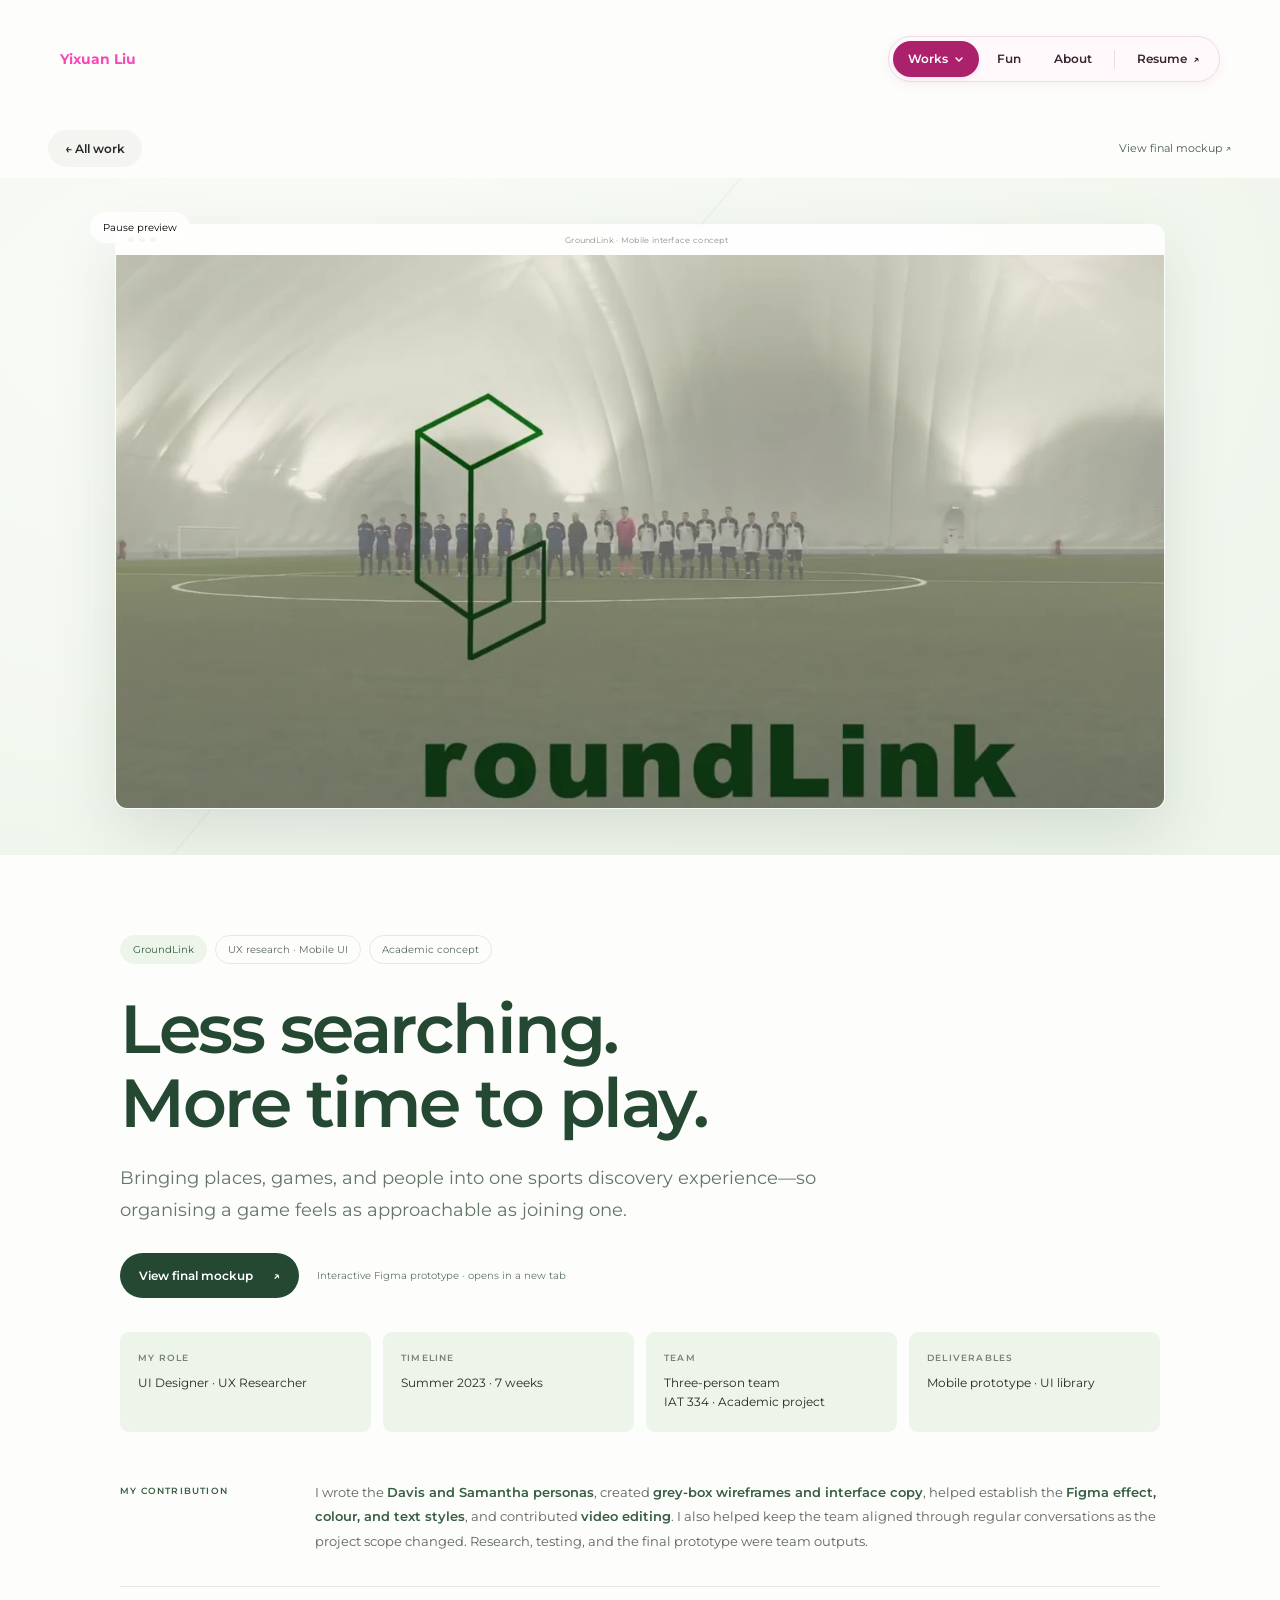
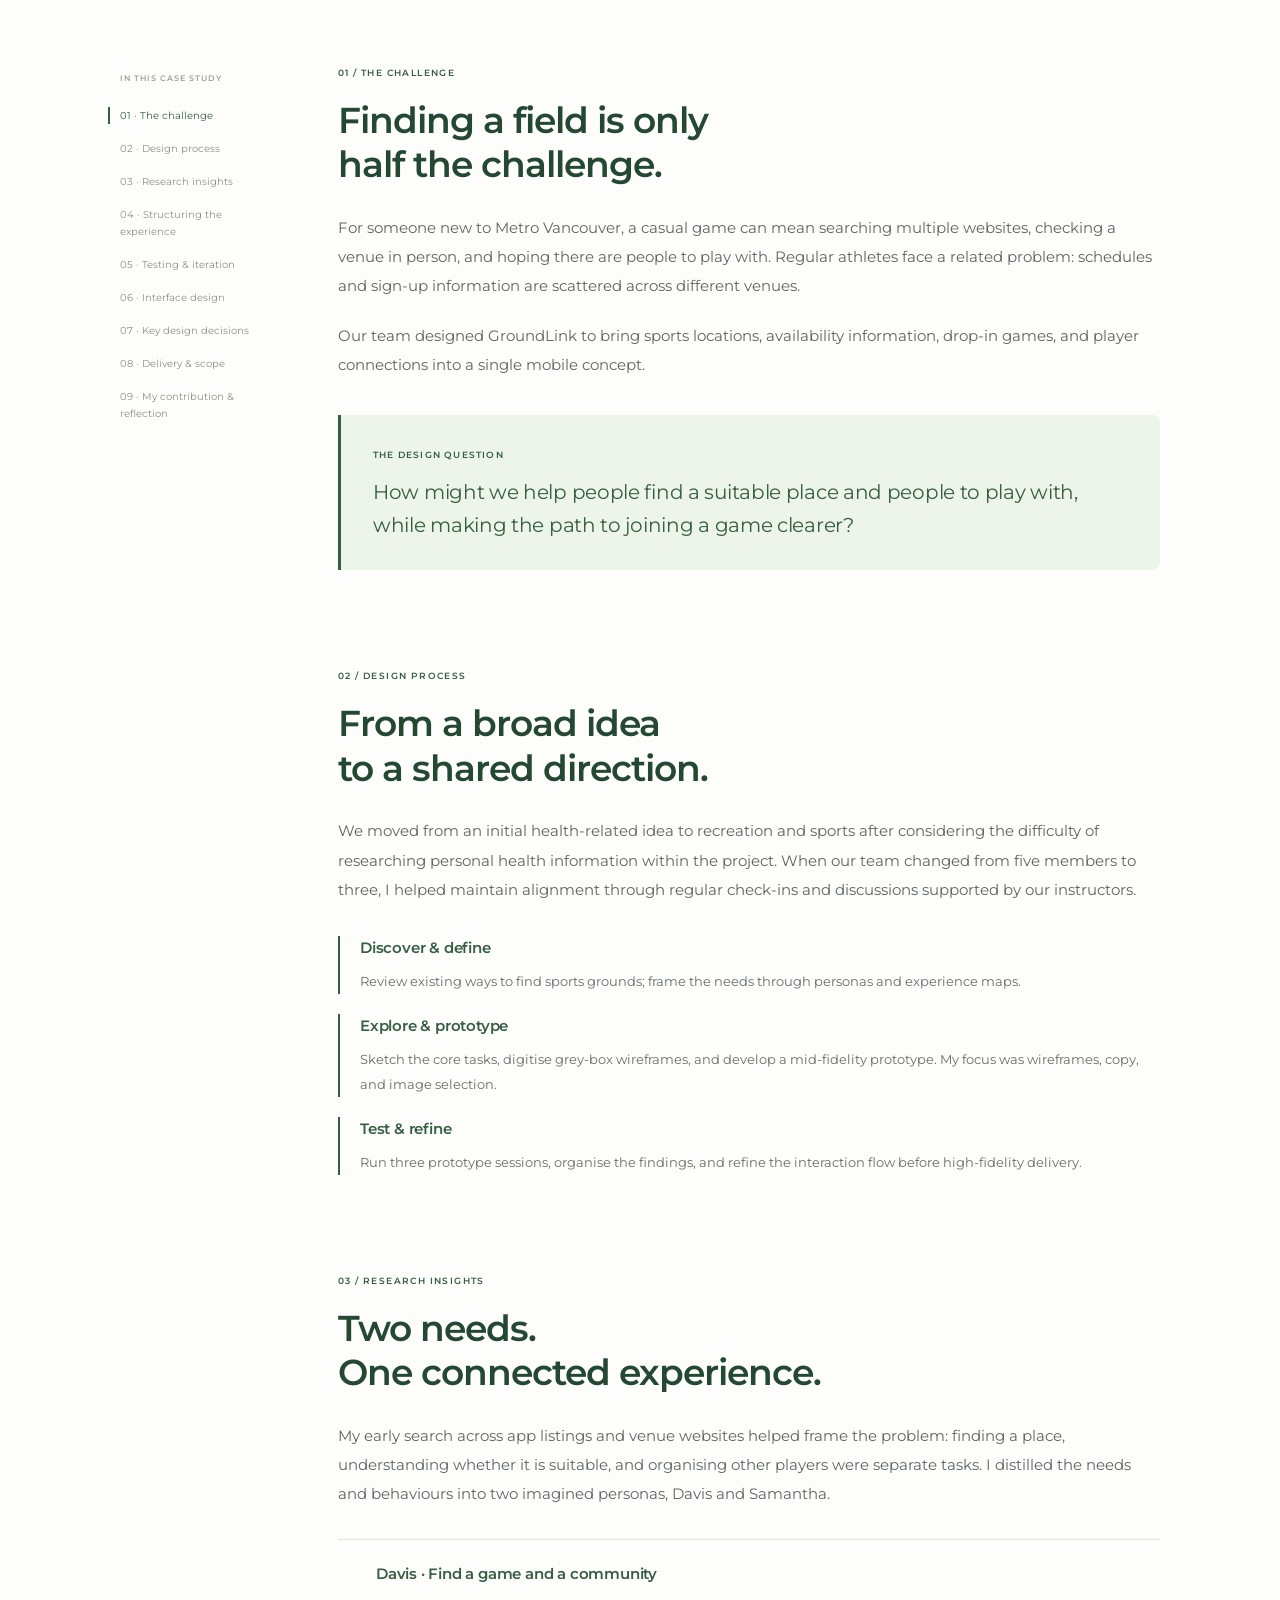
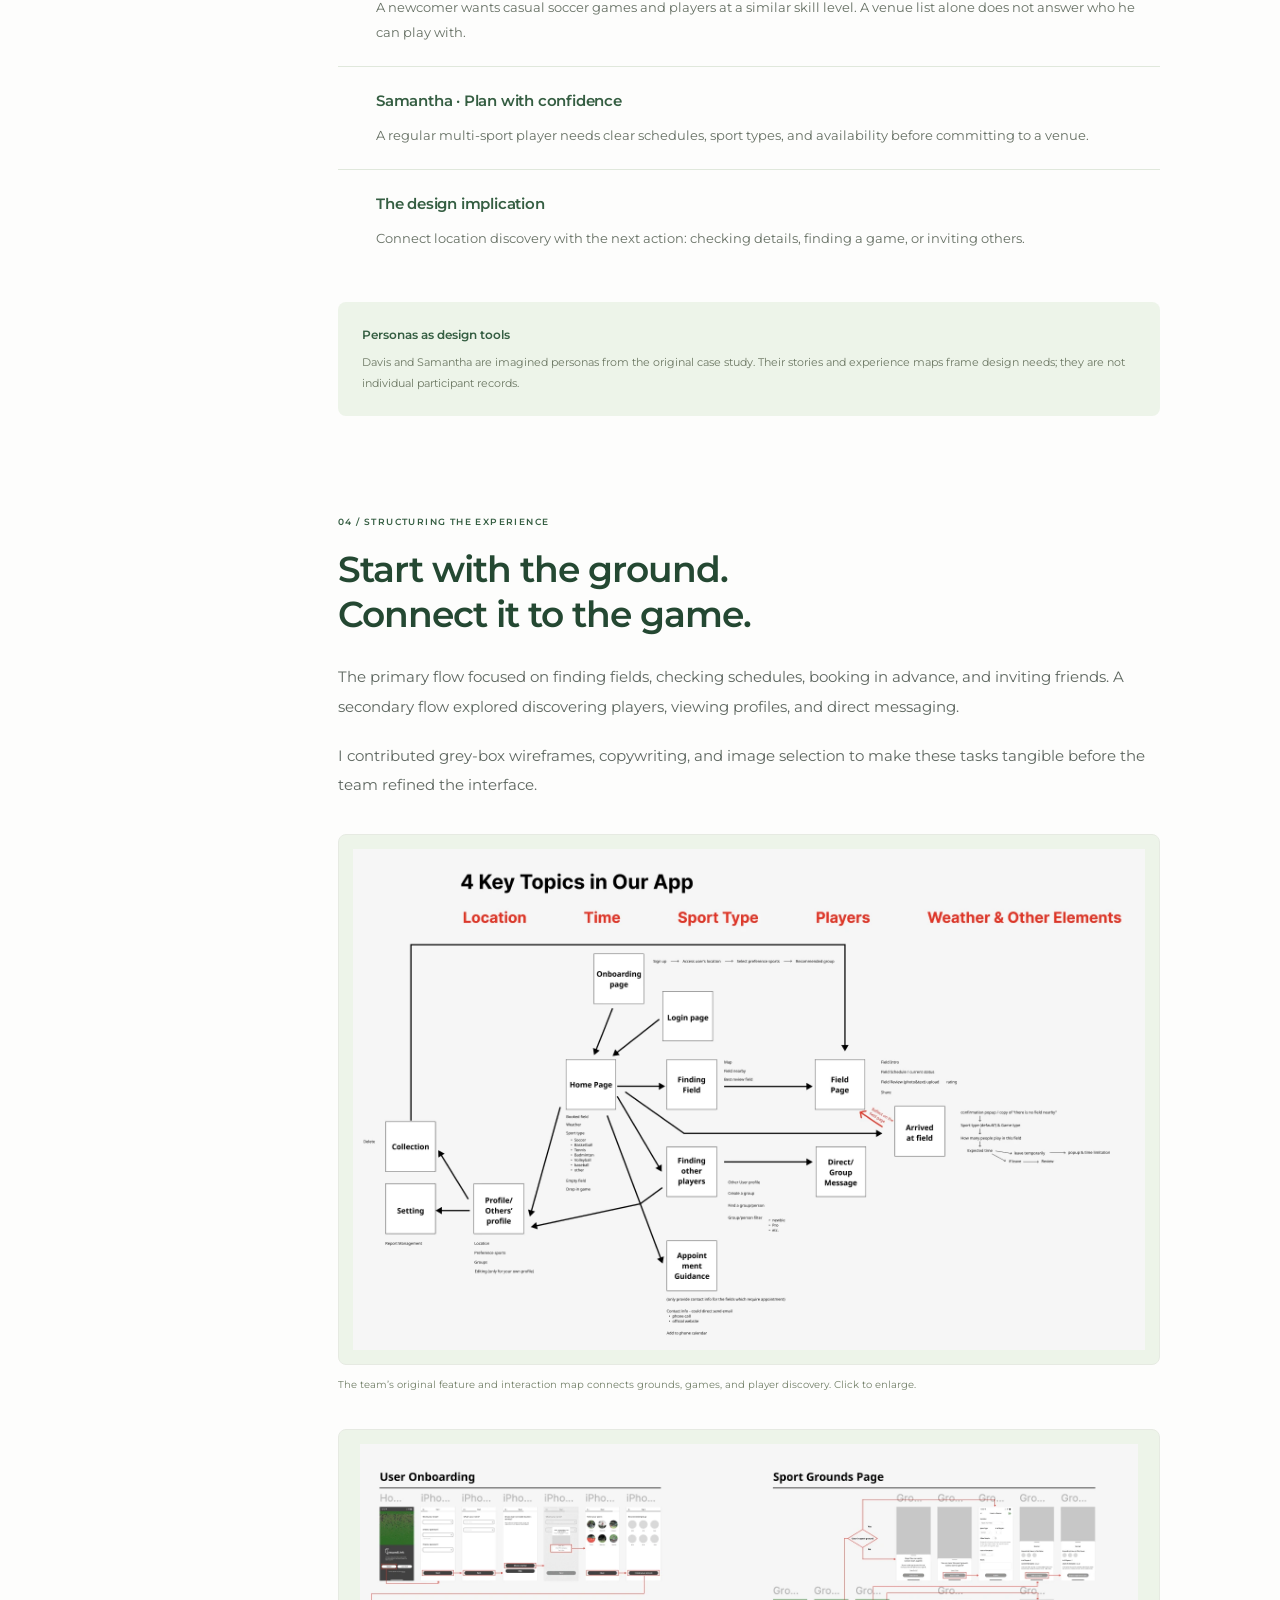
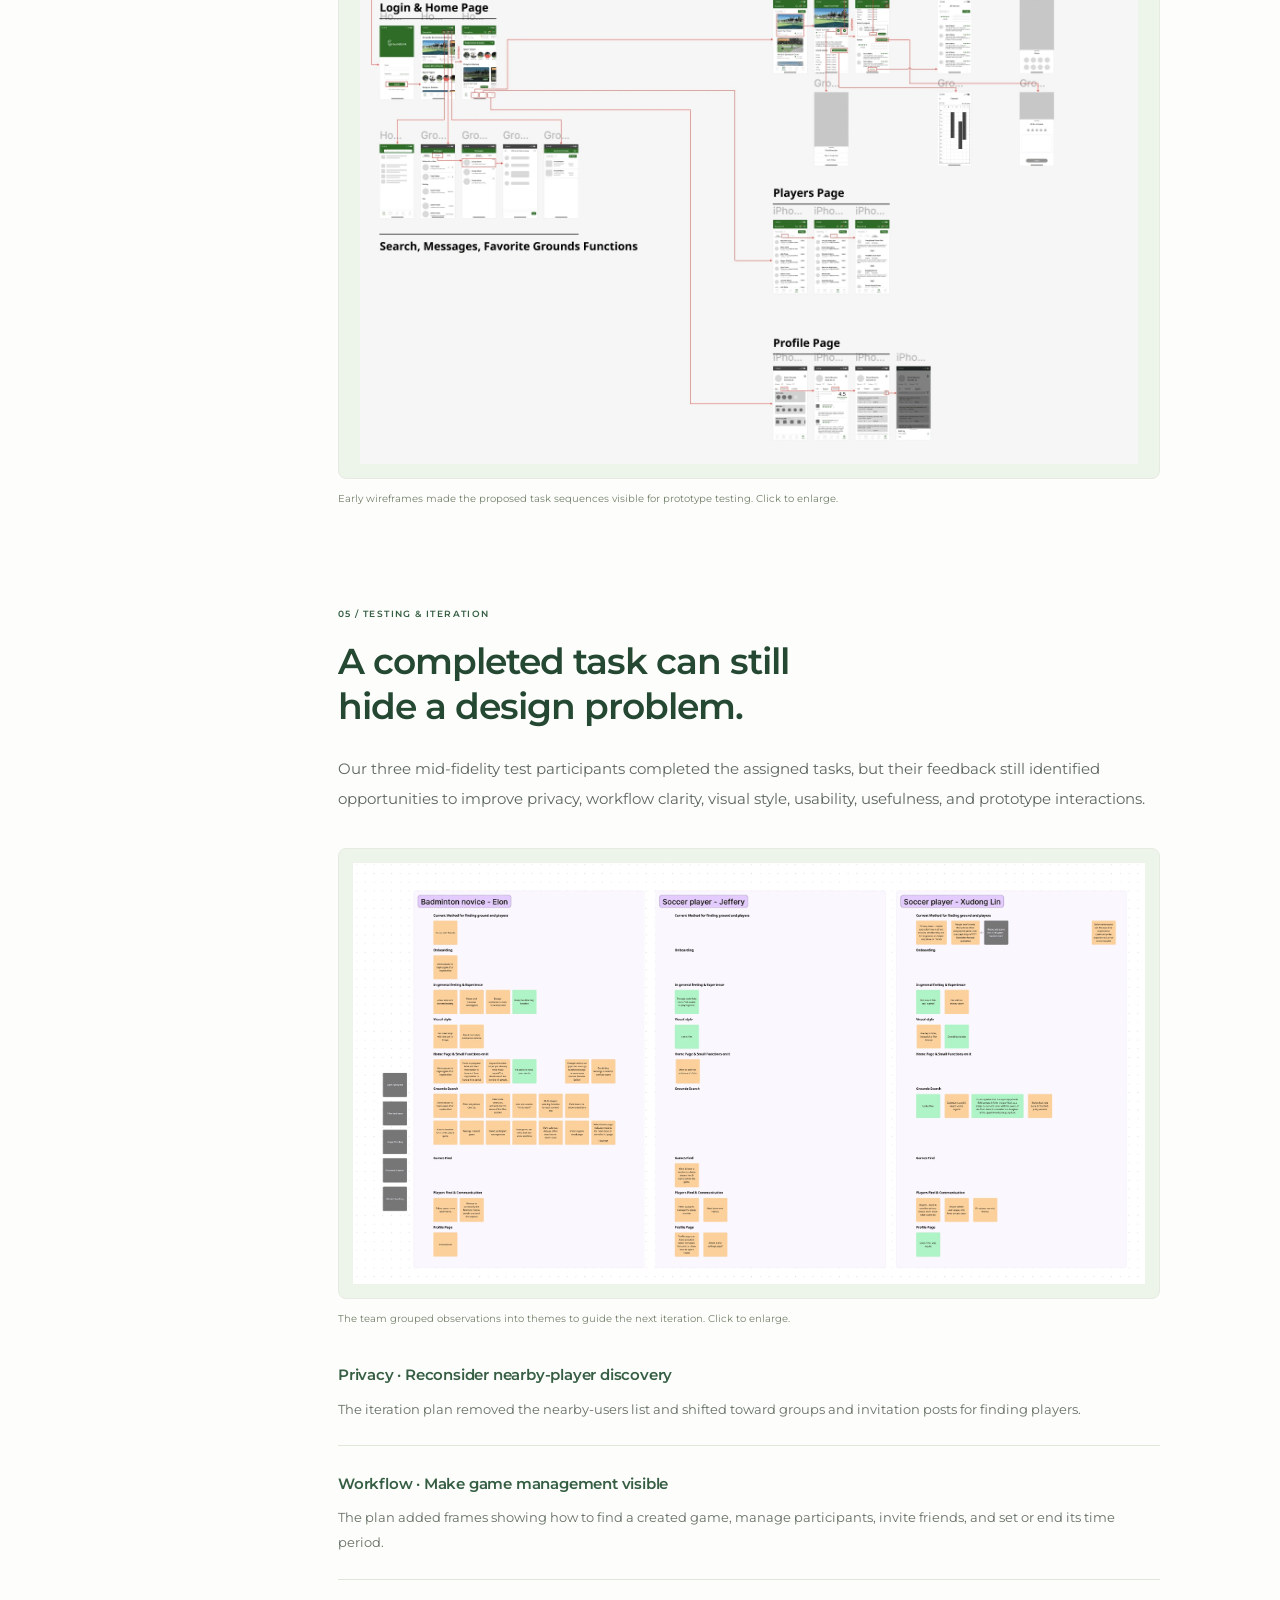
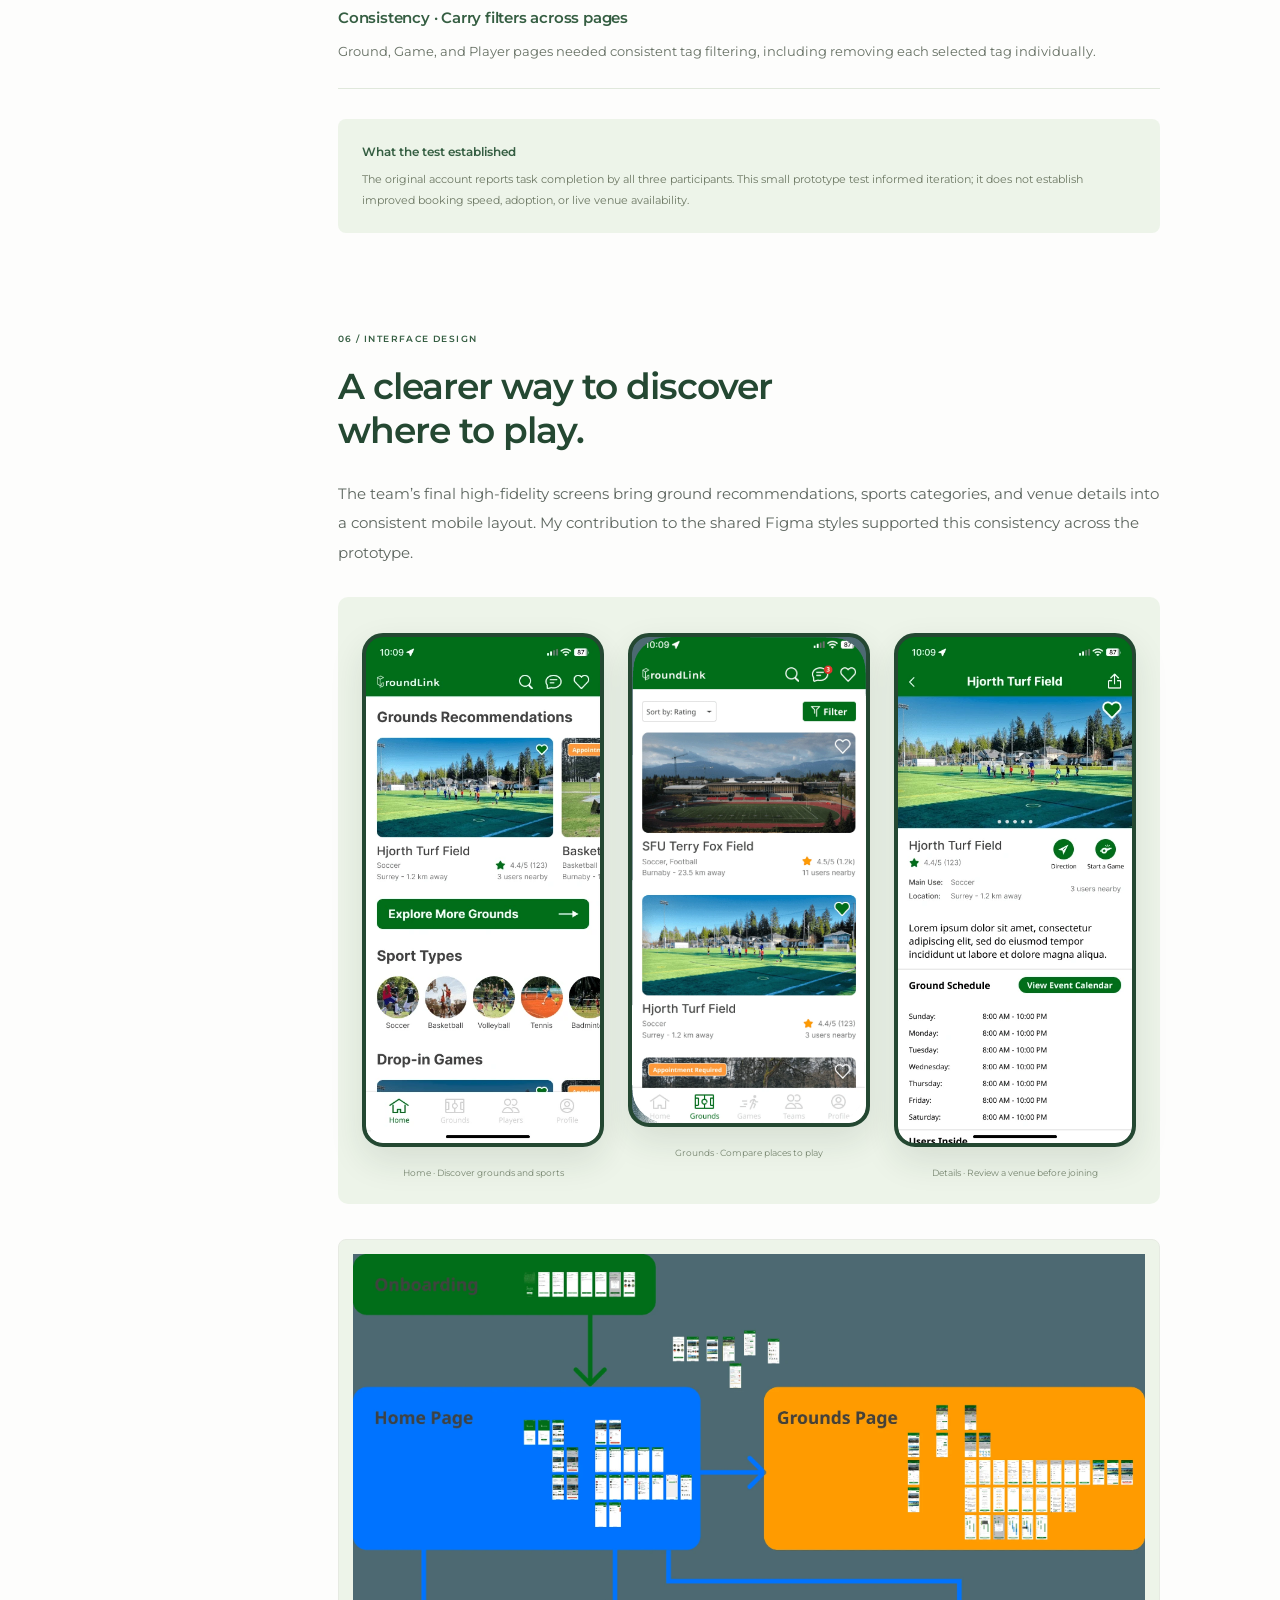
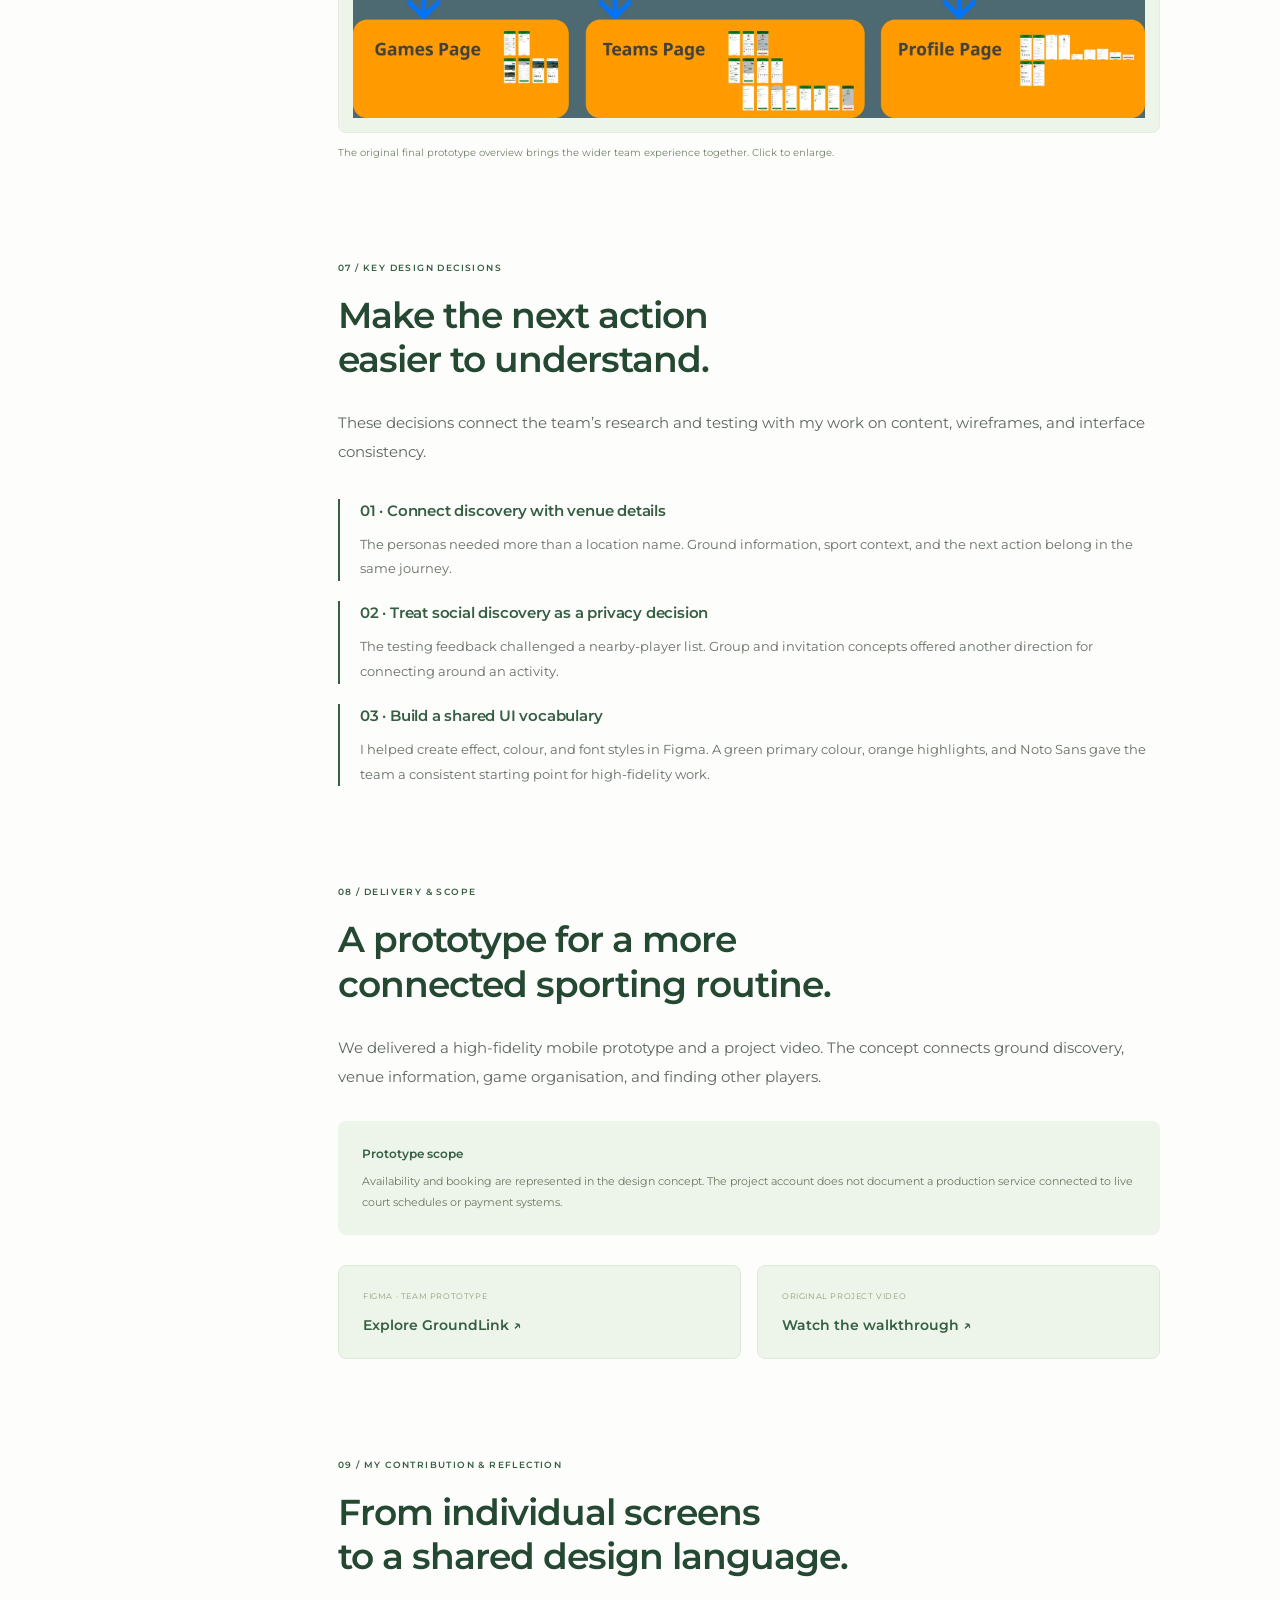
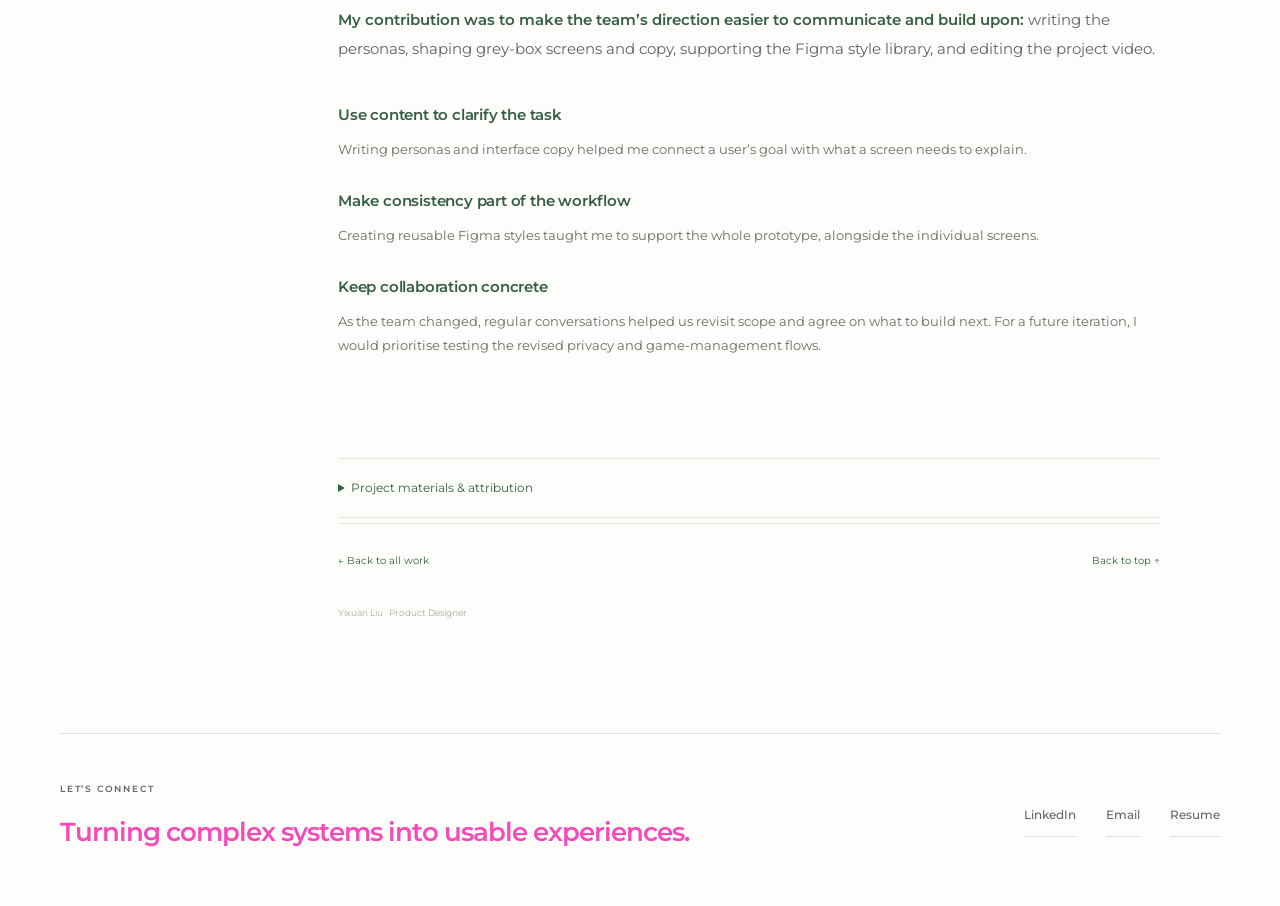
<file: groundlink.html>
<!doctype html><html lang="en"><head><meta charset="UTF-8"><meta name="viewport" content="width=device-width, initial-scale=1"><meta name="description" content="Yixuan Liu’s GroundLink case study: research, interface design, and my contributions to the team prototype."><title>GroundLink — Yixuan Liu</title><link rel="icon" href="assets/favicon.svg" type="image/svg+xml"><link rel="stylesheet" href="style.css?v=20261102-type-scale"><link rel="stylesheet" href="case-study.css?v=20261102-type-scale"><link rel="stylesheet" href="legacy-cases.css"><script src="case-study.js" defer></script><script src="navigation.js" defer></script></head><body class="case-page legacy-page groundlink-page"><a class="skip-link" href="#case-content">Skip to case study</a><header class="site-header">
    <a class="wordmark" href="./" aria-label="Yixuan Liu, home">Yixuan Liu</a>
    <nav class="portfolio-nav" aria-label="Main navigation">
      <div class="works-menu">
        <button class="pill-link works-trigger is-current" type="button" aria-expanded="false" aria-controls="works-list">Works <svg class="nav-chevron" width="10" height="10" viewBox="0 0 10 10" aria-hidden="true"><path d="m2 4 3 3 3-3" fill="none" stroke="currentColor" stroke-width="1.4" stroke-linecap="round" stroke-linejoin="round"/></svg></button>
        <div class="works-list" id="works-list" hidden>
          <span class="nav-menu-label">SELECTED WORK</span>
          <a href="fnha.html"><strong>First Nations Health Authority</strong><span>Mental health &amp; primary care</span><span class="menu-arrow" aria-hidden="true">↗</span></a>
          <a href="elevare.html"><strong>ELEVARE Connect</strong><span>AI conversation practice</span><span class="menu-arrow" aria-hidden="true">↗</span></a>
          <a href="groundlink.html" aria-current="page"><strong>GroundLink</strong><span>Sports discovery &amp; community</span><span class="menu-arrow" aria-hidden="true">↗</span></a>
          <a class="all-work-link" href="./#work">View all work</a>
        </div>
      </div>
      <a class="pill-link" href="fun.html">Fun</a>
      <a class="pill-link" href="about.html">About</a>
      <span class="nav-separator" aria-hidden="true"></span>
      <a class="pill-link resume-link" href="https://drive.google.com/file/d/1cH5FO1PrVe8XBCtlzIYI3ZWWn7KU2nUe/view?usp=drivesdk" target="_blank" rel="noopener noreferrer" aria-label="Resume (opens in a new tab)">Resume <span aria-hidden="true">↗</span></a>
    </nav>
  </header><header class="case-header"><a class="back-link" href="./#work">← All work</a><a class="header-demo" href="https://www.figma.com/proto/idMugMpTL58S9uG1N7SVF9/IAT334---GroudLink-(Copy)?page-id=1116%3A13159&amp;node-id=1116-13744&amp;scaling=scale-down&amp;starting-point-node-id=1116%3A13744" target="_blank" rel="noopener noreferrer">View final mockup <span aria-hidden="true">↗</span></a></header><main><section class="case-hero" aria-label="GroundLink interface preview"><div class="hero-grain" aria-hidden="true"></div><div class="hero-browser"><div class="browser-bar" aria-hidden="true"><span></span><span></span><span></span><p>GroundLink · Mobile interface concept</p></div><video data-case-video muted loop playsinline preload="metadata" poster="assets/groundlink-original-poster.webp?v=original-video" width="1280" height="720" aria-label="Original GroundLink project video"><source src="assets/groundlink-original-video.mp4?v=original-video" type="video/mp4"></video></div><button class="case-video-toggle" type="button" hidden>Play preview</button></section><div class="case-intro" id="case-content"><div class="case-tags"><span>GroundLink</span><span>UX research · Mobile UI</span><span>Academic concept</span></div><h1>Less searching.<br>More time to play.</h1><p class="case-deck">Bringing places, games, and people into one sports discovery experience—so organising a game feels as approachable as joining one.</p><div class="case-prototype-action"><a class="case-prototype-link" href="https://www.figma.com/proto/idMugMpTL58S9uG1N7SVF9/IAT334---GroudLink-(Copy)?page-id=1116%3A13159&amp;node-id=1116-13744&amp;scaling=scale-down&amp;starting-point-node-id=1116%3A13744" target="_blank" rel="noopener noreferrer">View final mockup <span aria-hidden="true">↗</span></a><span>Interactive Figma prototype · opens in a new tab</span></div><dl class="case-details"><div><dt>MY ROLE</dt><dd>UI Designer · UX Researcher</dd></div><div><dt>TIMELINE</dt><dd>Summer 2023 · 7 weeks</dd></div><div><dt>TEAM</dt><dd>Three-person team<br>IAT 334 · Academic project</dd></div><div><dt>DELIVERABLES</dt><dd>Mobile prototype · UI library</dd></div></dl><div class="contribution-summary"><span class="small-label">MY CONTRIBUTION</span><p>I wrote the <strong>Davis and Samantha personas</strong>, created <strong>grey-box wireframes and interface copy</strong>, helped establish the <strong>Figma effect, colour, and text styles</strong>, and contributed <strong>video editing</strong>. I also helped keep the team aligned through regular conversations as the project scope changed. Research, testing, and the final prototype were team outputs.</p></div></div><div class="case-layout"><nav class="case-contents" aria-label="Case study sections"><span>IN THIS CASE STUDY</span><a href="#context">01 · The challenge</a><a href="#design-process">02 · Design process</a><a href="#research">03 · Research insights</a><a href="#task-flow">04 · Structuring the experience</a><a href="#testing">05 · Testing & iteration</a><a href="#mobile-design">06 · Interface design</a><a href="#design-decisions">07 · Key design decisions</a><a href="#delivery">08 · Delivery & scope</a><a href="#reflection">09 · My contribution & reflection</a></nav><article class="case-story"><section class="story-section" id="context"><span class="section-kicker">01 / THE CHALLENGE</span><h2>Finding a field is only<br>half the challenge.</h2><p>For someone new to Metro Vancouver, a casual game can mean searching multiple websites, checking a venue in person, and hoping there are people to play with. Regular athletes face a related problem: schedules and sign-up information are scattered across different venues.</p><p>Our team designed GroundLink to bring sports locations, availability information, drop-in games, and player connections into a single mobile concept.</p><div class="hmw-block"><span class="small-label">THE DESIGN QUESTION</span><p>How might we help people find a suitable place and people to play with, while making the path to joining a game clearer?</p></div></section><section class="story-section" id="design-process"><span class="section-kicker">02 / DESIGN PROCESS</span><h2>From a broad idea<br>to a shared direction.</h2><p>We moved from an initial health-related idea to recreation and sports after considering the difficulty of researching personal health information within the project. When our team changed from five members to three, I helped maintain alignment through regular check-ins and discussions supported by our instructors.</p><div class="design-principles"><div><h3>Discover & define</h3><p>Review existing ways to find sports grounds; frame the needs through personas and experience maps.</p></div><div><h3>Explore & prototype</h3><p>Sketch the core tasks, digitise grey-box wireframes, and develop a mid-fidelity prototype. My focus was wireframes, copy, and image selection.</p></div><div><h3>Test & refine</h3><p>Run three prototype sessions, organise the findings, and refine the interaction flow before high-fidelity delivery.</p></div></div></section><section class="story-section" id="research"><span class="section-kicker">03 / RESEARCH INSIGHTS</span><h2>Two needs.<br>One connected experience.</h2><p>My early search across app listings and venue websites helped frame the problem: finding a place, understanding whether it is suitable, and organising other players were separate tasks. I distilled the needs and behaviours into two imagined personas, Davis and Samantha.</p><div class="insight-list"><div><h3>Davis · Find a game and a community</h3><p>A newcomer wants casual soccer games and players at a similar skill level. A venue list alone does not answer who he can play with.</p></div><div><h3>Samantha · Plan with confidence</h3><p>A regular multi-sport player needs clear schedules, sport types, and availability before committing to a venue.</p></div><div><h3>The design implication</h3><p>Connect location discovery with the next action: checking details, finding a game, or inviting others.</p></div></div><aside class="research-note"><strong>Personas as design tools</strong><p>Davis and Samantha are imagined personas from the original case study. Their stories and experience maps frame design needs; they are not individual participant records.</p></aside></section><section class="story-section" id="task-flow"><span class="section-kicker">04 / STRUCTURING THE EXPERIENCE</span><h2>Start with the ground.<br>Connect it to the game.</h2><p>The primary flow focused on finding fields, checking schedules, booking in advance, and inviting friends. A secondary flow explored discovering players, viewing profiles, and direct messaging.</p><p>I contributed grey-box wireframes, copywriting, and image selection to make these tasks tangible before the team refined the interface.</p><figure class="case-figure"><button class="zoom-image" type="button" data-zoom="assets/groundlink-case/task-flow.webp" aria-label="Enlarge GroundLink task flow diagram"><img src="assets/groundlink-case/task-flow.webp" alt="GroundLink task flow diagram" loading="lazy"></button><figcaption>The team’s original feature and interaction map connects grounds, games, and player discovery. Click to enlarge.</figcaption></figure><figure class="case-figure"><button class="zoom-image" type="button" data-zoom="assets/groundlink-case/wireframes.webp" aria-label="Enlarge GroundLink early wireframes"><img src="assets/groundlink-case/wireframes.webp" alt="GroundLink early wireframes" loading="lazy"></button><figcaption>Early wireframes made the proposed task sequences visible for prototype testing. Click to enlarge.</figcaption></figure></section><section class="story-section" id="testing"><span class="section-kicker">05 / TESTING & ITERATION</span><h2>A completed task can still<br>hide a design problem.</h2><p>Our three mid-fidelity test participants completed the assigned tasks, but their feedback still identified opportunities to improve privacy, workflow clarity, visual style, usability, usefulness, and prototype interactions.</p><figure class="case-figure"><button class="zoom-image" type="button" data-zoom="assets/groundlink-case/testing-notes.webp" aria-label="Enlarge GroundLink user testing notes"><img src="assets/groundlink-case/testing-notes.webp" alt="GroundLink user testing notes" loading="lazy"></button><figcaption>The team grouped observations into themes to guide the next iteration. Click to enlarge.</figcaption></figure><div class="iteration-list"><div><h3>Privacy · Reconsider nearby-player discovery</h3><p>The iteration plan removed the nearby-users list and shifted toward groups and invitation posts for finding players.</p></div><div><h3>Workflow · Make game management visible</h3><p>The plan added frames showing how to find a created game, manage participants, invite friends, and set or end its time period.</p></div><div><h3>Consistency · Carry filters across pages</h3><p>Ground, Game, and Player pages needed consistent tag filtering, including removing each selected tag individually.</p></div></div><aside class="research-note"><strong>What the test established</strong><p>The original account reports task completion by all three participants. This small prototype test informed iteration; it does not establish improved booking speed, adoption, or live venue availability.</p></aside></section><section class="story-section" id="mobile-design"><span class="section-kicker">06 / INTERFACE DESIGN</span><h2>A clearer way to discover<br>where to play.</h2><p>The team’s final high-fidelity screens bring ground recommendations, sports categories, and venue details into a consistent mobile layout. My contribution to the shared Figma styles supported this consistency across the prototype.</p><div class="mobile-showcase" role="region" tabindex="0" aria-label="Interface designs"><figure><button class="phone-shell" type="button" data-zoom="assets/groundlink-case/home.webp" aria-label="Enlarge Home · Discover grounds and sports"><img src="assets/groundlink-case/home.webp" alt="Home · Discover grounds and sports" loading="lazy"></button><figcaption>Home · Discover grounds and sports</figcaption></figure><figure><button class="phone-shell" type="button" data-zoom="assets/groundlink-case/grounds.webp" aria-label="Enlarge Grounds · Compare places to play"><img src="assets/groundlink-case/grounds.webp" alt="Grounds · Compare places to play" loading="lazy"></button><figcaption>Grounds · Compare places to play</figcaption></figure><figure><button class="phone-shell" type="button" data-zoom="assets/groundlink-case/ground-detail.webp" aria-label="Enlarge Details · Review a venue before joining"><img src="assets/groundlink-case/ground-detail.webp" alt="Details · Review a venue before joining" loading="lazy"></button><figcaption>Details · Review a venue before joining</figcaption></figure></div><figure class="case-figure"><button class="zoom-image" type="button" data-zoom="assets/groundlink-case/final-overview.webp" aria-label="Enlarge GroundLink final prototype overview"><img src="assets/groundlink-case/final-overview.webp" alt="GroundLink final prototype overview" loading="lazy"></button><figcaption>The original final prototype overview brings the wider team experience together. Click to enlarge.</figcaption></figure></section><section class="story-section" id="design-decisions"><span class="section-kicker">07 / KEY DESIGN DECISIONS</span><h2>Make the next action<br>easier to understand.</h2><p>These decisions connect the team’s research and testing with my work on content, wireframes, and interface consistency.</p><div class="design-principles"><div><h3>01 · Connect discovery with venue details</h3><p>The personas needed more than a location name. Ground information, sport context, and the next action belong in the same journey.</p></div><div><h3>02 · Treat social discovery as a privacy decision</h3><p>The testing feedback challenged a nearby-player list. Group and invitation concepts offered another direction for connecting around an activity.</p></div><div><h3>03 · Build a shared UI vocabulary</h3><p>I helped create effect, colour, and font styles in Figma. A green primary colour, orange highlights, and Noto Sans gave the team a consistent starting point for high-fidelity work.</p></div></div></section><section class="story-section" id="delivery"><span class="section-kicker">08 / DELIVERY & SCOPE</span><h2>A prototype for a more<br>connected sporting routine.</h2><p>We delivered a high-fidelity mobile prototype and a project video. The concept connects ground discovery, venue information, game organisation, and finding other players.</p><aside class="research-note"><strong>Prototype scope</strong><p>Availability and booking are represented in the design concept. The project account does not document a production service connected to live court schedules or payment systems.</p></aside><div class="delivery-links"><a href="https://www.figma.com/proto/idMugMpTL58S9uG1N7SVF9/IAT334---GroudLink-(Copy)?page-id=1116%3A13159&amp;node-id=1116-13744&amp;scaling=scale-down&amp;starting-point-node-id=1116%3A13744" target="_blank" rel="noopener noreferrer"><span>FIGMA · TEAM PROTOTYPE</span><strong>Explore GroundLink ↗</strong></a><a href="https://www.youtube.com/watch?v=Mtt5_goxfVw" target="_blank" rel="noopener noreferrer"><span>ORIGINAL PROJECT VIDEO</span><strong>Watch the walkthrough ↗</strong></a></div></section><section class="story-section" id="reflection"><span class="section-kicker">09 / MY CONTRIBUTION & REFLECTION</span><h2>From individual screens<br>to a shared design language.</h2><p><strong>My contribution was to make the team’s direction easier to communicate and build upon:</strong> writing the personas, shaping grey-box screens and copy, supporting the Figma style library, and editing the project video.</p><div class="reflection-list"><div><h3>Use content to clarify the task</h3><p>Writing personas and interface copy helped me connect a user’s goal with what a screen needs to explain.</p></div><div><h3>Make consistency part of the workflow</h3><p>Creating reusable Figma styles taught me to support the whole prototype, alongside the individual screens.</p></div><div><h3>Keep collaboration concrete</h3><p>As the team changed, regular conversations helped us revisit scope and agree on what to build next. For a future iteration, I would prioritise testing the revised privacy and game-management flows.</p></div></div></section><details class="case-sources"><summary>Project materials &amp; attribution</summary><p>Adapted from my original <a href="https://yixuan.framer.website/groundlink" target="_blank" rel="noopener noreferrer">GroundLink case study</a>, including its interface exports, process artifacts, prototype, and project video. The homepage and case-study hero play the original GroundLink project video. Individual contributions are distinguished from team outputs throughout.</p></details><footer class="case-footer"><a href="./#work">← Back to all work</a><a href="#case-content">Back to top ↑</a><span>Yixuan Liu · Product Designer</span></footer></article></div><footer class="site-footer" aria-label="Get in touch">
      <div class="footer-message">
        <span class="footer-eyebrow">LET’S CONNECT</span>
        <h2>Turning complex systems into usable experiences.</h2>
      </div>
      <nav class="footer-links" aria-label="Contact and resume">
        <a href="https://www.linkedin.com/in/yixuan-liu21/" target="_blank" rel="noopener noreferrer" aria-label="LinkedIn (opens in a new tab)">LinkedIn</a>
        <a href="mailto:liuyixuan2002021@gmail.com">Email</a>
        <a href="https://drive.google.com/file/d/1cH5FO1PrVe8XBCtlzIYI3ZWWn7KU2nUe/view?usp=drivesdk" target="_blank" rel="noopener noreferrer" aria-label="Resume (opens in a new tab)">Resume</a>
      </nav>
    </footer>
</main><dialog class="image-dialog" aria-labelledby="image-dialog-title"><div class="image-dialog-header"><h2 id="image-dialog-title">Project artifact</h2><div><button class="image-scale-toggle" type="button" aria-pressed="false">Zoom to full size</button><button class="image-dialog-close" type="button" aria-label="Close enlarged image">×</button></div></div><div class="image-dialog-body"><img alt=""></div></dialog></body></html>
</file>
<file: style.css>
@import url('https://fonts.googleapis.com/css2?family=Montserrat:wght@400;500;600;700&display=swap');

:root{--page-background:#fdfdfc;--pink:#f54bba;--ink:#171717;--muted:#686268;--font:'Montserrat',Arial,sans-serif;--intro-title-size:clamp(30px,11.5cqi,64px);--intro-title-weight:700;--intro-title-line-height:1.12;--intro-title-tracking:-.035em}
*{box-sizing:border-box}html{scroll-behavior:smooth}body{margin:0;background:var(--page-background);color:var(--ink);font-family:var(--font);-webkit-font-smoothing:antialiased}button,a{-webkit-tap-highlight-color:transparent}button{font:inherit}a{color:inherit}button:focus-visible,a:focus-visible{outline:2px solid var(--pink);outline-offset:6px}.skip-link{position:fixed;top:-80px;left:20px;z-index:10;background:white;padding:12px}.skip-link:focus{top:10px}
.site-header{max-width:1512px;margin:auto;padding:36px 60px;display:flex;justify-content:space-between;align-items:center}.wordmark{font-size:14px;font-weight:700;color:var(--pink);text-decoration:none}.navigation{width:270px;height:33px;display:flex;align-items:center;padding:2px 5px;background:#efefef;border-radius:24px;gap:0}.nav-item{border:0;background:none;text-decoration:none;border-radius:20px;display:flex;justify-content:center;align-items:center;gap:8px;height:29px;flex:1;font-size:14px;font-weight:700;letter-spacing:.28px;cursor:pointer;transition:background .2s}.nav-item.active{background:white}.nav-item:hover{background:#fff9fd}.nav-item img{width:14px;height:14px;object-fit:contain}
main{max-width:1512px;margin:auto}.hero{display:grid;grid-template-columns:minmax(0,1fr) minmax(0,567px);gap:clamp(40px,8.25vw,125px);align-items:center;margin:139px 89px 0 60px;min-height:382px}.intro{padding-bottom:43px;container-type:inline-size}.intro h1{font-weight:var(--intro-title-weight);color:var(--pink);font-size:var(--intro-title-size);line-height:var(--intro-title-line-height);letter-spacing:var(--intro-title-tracking);margin:0 0 28px;white-space:nowrap}.intro-lead{font-size:20px;font-weight:700;line-height:1.25;letter-spacing:.4px;max-width:671px;margin:0 0 25px}.intro-body{font-size:14px;line-height:1.3;letter-spacing:.28px;margin:0;max-width:671px}.board-hint{display:flex;align-items:center;gap:5px;margin:29px 0 0;font-size:8px;line-height:1.6}.board-hint img{flex-shrink:0}.board-area{position:relative}.board{position:relative;width:100%;aspect-ratio:567/382;isolation:isolate}.corkboard{width:100%;height:100%;display:block}.keepsake{position:absolute;border:0;padding:0;background:none;cursor:pointer;transition:filter .2s,transform .25s;transform-origin:50% 12%;color:inherit}.keepsake:hover{filter:drop-shadow(0 5px 4px #39201535);transform:rotate(-3deg) translateY(-3px)}.keepsake:focus-visible{border-radius:4px}.keepsake img{pointer-events:none;max-width:none}.charm{left:4.76%;top:7.33%;width:7.78%;height:26.5%}.pin-crop{position:absolute;left:45.31%;top:0;width:27.19%;height:15.8%;overflow:hidden}.pin-crop img{position:absolute;width:255.1%;height:196.08%;left:-49.49%;top:-14.51%}.charm-crop{position:absolute;left:0;top:10.87%;width:100%;height:89.13%;overflow:hidden}.charm-crop img{position:absolute;width:209.1%;height:100%;left:-43.9%;top:0}.sticky-note{left:6.70%;top:58.64%;width:25.93%;height:32.46%}.note-paper{position:absolute;inset:0;width:100%;height:100%}.dog{position:absolute;left:15.29%;top:17.3%;width:61.6%;height:auto;transform:rotate(-1.83deg)}.photo{left:66.95%;top:57.59%;width:29.24%;height:38.65%}.photo-assembly{position:absolute;left:7.27%;top:10.53%;width:92.30%;height:82.78%;transform:rotate(6.45deg)}.portrait-crop{position:absolute;left:4.42%;top:6.41%;width:91.16%;height:81.18%;overflow:hidden}.portrait-crop img{position:absolute;width:108.66%;height:114.57%;left:-6.19%;top:-14.53%}.polaroid-crop{position:absolute;inset:0;overflow:hidden}.polaroid-crop img{position:absolute;width:138.35%;height:173.18%;left:-19.36%;top:-37.18%}.tape-crop{position:absolute;left:43.06%;top:0;width:30.77%;height:16.66%;overflow:hidden;transform:rotate(7.32deg)}.tape-crop img{position:absolute;width:100%;height:207.32%;left:0;top:-51.27%}.board-caption{position:absolute;bottom:-34px;right:12px;font-size:10px;letter-spacing:.3px;color:#a69b91;opacity:0;transition:opacity .25s}.board-area:hover .board-caption,.board-area:focus-within .board-caption{opacity:1}.site-footer{display:flex;justify-content:space-between;align-items:center;margin:clamp(110px,24vh,260px) 60px 28px;color:#8a838a;font-size:10px;letter-spacing:.15px}.site-footer a{text-decoration:none}.site-footer a:hover{color:var(--pink)}
dialog{border:0;border-radius:16px;padding:54px 44px 40px;max-width:500px;width:calc(100% - 36px);color:var(--ink);box-shadow:0 24px 100px #38241f26}dialog::backdrop{background:#35241c45;backdrop-filter:blur(5px)}.close-dialog{position:absolute;right:16px;top:12px;border:0;background:#f5f2f4;width:32px;height:32px;border-radius:50%;font-size:24px;cursor:pointer}.eyebrow{font-size:9px;font-weight:600;letter-spacing:2px;color:#8f7c88}dialog h2{font-size:28px;line-height:1.2;color:var(--pink);letter-spacing:-.5px;margin:18px 0 24px}dialog p{font-size:14px;line-height:1.8;color:#504650}dialog .text-link{display:inline-block;font-size:12px;font-weight:600;color:#b72483;margin-top:16px;text-decoration:none;border:0;border-bottom:1px solid #f2b6dc;padding:0 0 5px;background:none;cursor:pointer}.play-dog{display:block;object-fit:contain;margin:0 auto 20px}
@media(min-width:1400px){.hero{grid-template-columns:minmax(0,671px) minmax(0,567px);gap:125px}.intro{padding-bottom:42px}.intro h1{margin-bottom:24px}}
@media(max-width:1100px) and (min-width:761px){.site-header{padding:30px 40px}.hero{margin:130px 60px 0 40px;grid-template-columns:minmax(0,1.15fr) minmax(0,1fr);gap:55px;min-height:300px}.intro{padding-bottom:0}.intro h1{margin-bottom:22px}.intro-lead{font-size:16px;margin-bottom:20px}.intro-body{font-size:12px}.board-hint{margin-top:24px;font-size:7px}.site-footer{margin-left:40px;margin-right:40px}}
@media(max-width:760px){.site-header{padding:25px 24px}.wordmark{font-size:12px}.navigation{width:200px;height:34px;padding:3px}.nav-item{font-size:11px;height:28px;gap:5px}.nav-item img{width:11px;height:11px}.hero{display:flex;flex-direction:column;align-items:stretch;margin:78px 24px 0;gap:42px}.intro{padding:0;max-width:570px}.intro h1{margin-bottom:24px}.intro-lead{font-size:17px;line-height:1.4;letter-spacing:0;max-width:540px;margin-bottom:22px}.intro-body{font-size:13px;line-height:1.65;letter-spacing:0;max-width:540px}.board-hint{font-size:9px;margin-top:25px}.board-area{width:100%;max-width:567px;align-self:center}.board-caption{font-size:9px;bottom:-27px;opacity:1}.site-footer{margin:85px 24px 25px;font-size:9px;gap:20px}dialog{padding:48px 28px 28px}dialog h2{font-size:25px}}
/* A shared entrance for the introduction and board; final positions stay in place. */
@keyframes intro-reveal{
  from{opacity:0;transform:translateY(16px)}
  to{opacity:1;transform:translateY(0)}
}
@media(prefers-reduced-motion:no-preference){
  .intro > *, .hero .board-area{animation:intro-reveal 800ms cubic-bezier(.25,0,0,1) both}
  .intro h1{animation-delay:160ms}
  .intro-lead{animation-delay:240ms}
  .intro-body{animation-delay:320ms}
  .intro .board-hint{animation-delay:400ms}
  .hero .board-area{animation-delay:240ms}
}
@media(prefers-reduced-motion:reduce){html{scroll-behavior:auto}*,*::before,*::after{transition:none!important;animation:none!important}}

/* Selected work follows the 1392 × 774 cover in the Figma layout. */
.selected-work{margin:148px 60px 0;scroll-margin-top:40px}.project-media{position:relative;aspect-ratio:1392/774;background:#e9eeeb;overflow:hidden}.project-cover{display:flex;width:100%;height:100%;align-items:center;justify-content:center;text-decoration:none;background:radial-gradient(ellipse at 30% 20%,#f3f5ee 0%,#e8ede8 65%,#dce5df 100%)}.project-video{display:block;width:88%;height:auto;aspect-ratio:16/9;object-fit:contain;border-radius:8px;box-shadow:0 14px 42px #2541381c}.project-cover:focus-visible{outline-offset:-5px;outline:3px solid var(--pink)}.project-cta{position:absolute;right:28px;bottom:24px;padding:12px 17px;border-radius:30px;background:#161b18;color:white;font-size:12px;font-weight:500;display:flex;align-items:center;gap:18px;opacity:0;transform:translateY(5px);transition:opacity .2s,transform .2s}.project-cta span{font-size:20px;line-height:1}.project-cover:focus-visible .project-cta{opacity:1;transform:none}.preview-toggle{position:absolute;left:24px;bottom:22px;border:1px solid #ffffffb3;background:#ffffffd9;color:#31473d;border-radius:30px;padding:9px 13px;display:flex;align-items:center;gap:8px;font-size:10px;font-weight:500;cursor:pointer;box-shadow:0 2px 8px #1e332208}.preview-toggle[hidden]{display:none}.preview-toggle:hover{background:white}.preview-toggle-icon{font-size:10px;min-width:10px}.project-caption{display:flex;align-items:baseline;gap:24px;margin-top:10px}.project-caption h2{font-size:14px;font-weight:700;line-height:1.5;margin:0}.project-caption h2 a{text-decoration:none}.project-caption h2 a:hover{color:var(--pink)}.project-caption p{font-size:14px;line-height:1.5;margin:0;color:#292c39}.project-cursor{position:fixed;top:0;left:0;z-index:50;display:flex;align-items:center;gap:17px;border-radius:30px;padding:13px 18px;background:#161b18;color:white;box-shadow:0 5px 20px #13221b26;font-size:12px;font-weight:500;white-space:nowrap;pointer-events:none;opacity:0;visibility:hidden;will-change:transform}.project-cursor span{font-size:23px;line-height:1}.project-cursor.visible{opacity:1;visibility:visible}.site-footer{margin-top:110px}
@media(hover:hover) and (pointer:fine){.project-cover.has-project-cursor{cursor:none}}
@media(hover:none),(pointer:coarse){.project-cta{opacity:1;transform:none}.project-cursor{display:none}}
@media(max-width:1100px) and (min-width:761px){.selected-work{margin:130px 40px 0}.project-caption{gap:20px}.project-caption h2,.project-caption p{font-size:12px}}
@media(max-width:760px){.selected-work{margin:100px 24px 0;scroll-margin-top:24px}.project-media{aspect-ratio:1.25}.project-video{width:94%;border-radius:4px;box-shadow:0 8px 24px #2541381a}.project-caption{display:block;margin-top:14px}.project-caption h2{font-size:13px}.project-caption p{font-size:11px;line-height:1.6;margin-top:4px;max-width:300px}.project-cta{opacity:1;transform:none;right:12px;bottom:12px;font-size:10px;gap:10px;padding:8px 11px}.project-cta span{font-size:16px}.preview-toggle{left:12px;bottom:12px;font-size:9px;padding:8px 10px}.preview-toggle-label{display:none}.site-footer{margin-top:80px}}

/* Shared project dimensions; ELEVARE uses its own blue palette. */
.project + .project{margin-top:80px}.project-elevare .project-media{background:#e4eff7}.project-elevare .project-cover{background:radial-gradient(ellipse at 30% 20%,#f2f8fc 0%,#e4eff7 65%,#d3e5f1 100%)}
@media(max-width:760px){.project + .project{margin-top:52px}}

/* A pink capsule navigation shared across the portfolio. */
:root{--nav-hover:#fce2f1;--nav-selected:#ac216c;--nav-pressed:#8d1957;--nav-border:#eddae4}
.site-header{position:relative;z-index:20;gap:20px}
.portfolio-nav{display:flex;align-items:center;gap:3px;padding:4px;border:1px solid var(--nav-border);border-radius:999px;background:#fff9fceF;box-shadow:0 3px 12px #793a5610;font-family:var(--font)}
.pill-link{display:inline-flex;align-items:center;justify-content:center;gap:6px;min-height:36px;padding:0 15px;border:0;border-radius:999px;background:transparent;color:#382631;font:600 12px/1 var(--font);text-decoration:none;white-space:nowrap;cursor:pointer;transition:background-color .2s,color .2s,box-shadow .2s}
.pill-link:hover,.pill-link:focus-visible,.works-trigger[aria-expanded="true"]{background:var(--nav-hover);color:#8d1957}
.pill-link[aria-current="page"],.pill-link.is-current{background:var(--nav-selected);color:#fff;box-shadow:0 2px 5px #ac216c18}
.pill-link[aria-current="page"]:hover,.pill-link.is-current:hover{background:#981e60;color:#fff}
.pill-link:active{background:var(--nav-pressed);color:#fff}
.nav-separator{width:1px;height:19px;background:var(--nav-border);margin:0 4px}
.resume-link span{font-size:11px;line-height:1}
.works-menu{position:relative}.nav-chevron{transition:transform .2s}.works-trigger[aria-expanded="true"] .nav-chevron{transform:rotate(180deg)}
.works-list{position:absolute;top:calc(100% + 12px);left:0;width:310px;padding:10px;border:1px solid var(--nav-border);border-radius:18px;background:#fffbfd;box-shadow:0 14px 40px #68334c1a;animation:nav-menu-in .2s cubic-bezier(.25,0,0,1)}
.works-list[hidden]{display:none}.nav-menu-label{display:block;padding:10px 12px 8px;font-size:8px;font-weight:600;letter-spacing:1.5px;color:#9a6c82}
.works-list a{position:relative;display:block;padding:14px 34px 14px 12px;border-radius:11px;color:#382631;text-decoration:none;transition:background-color .2s,color .2s}
.works-list strong{display:block;font-size:11px;font-weight:600;line-height:1.5}.works-list a>span:not(.menu-arrow){display:block;font-size:10px;line-height:1.6;color:#886c7a;margin-top:3px}.menu-arrow{position:absolute;right:13px;top:17px;color:#ac216c;font-size:16px}
.works-list a:hover,.works-list a:focus-visible{background:var(--nav-hover)}
.works-list a[aria-current="page"]{background:var(--nav-selected);color:#fff}.works-list a[aria-current="page"] span{color:#fff}
.works-list .all-work-link{border-top:1px solid var(--nav-border);border-radius:0 0 10px 10px;margin-top:6px;font-size:10px;font-weight:600;display:flex;align-items:center;justify-content:space-between;padding:13px 12px}.works-list .all-work-link>span{margin:0}
@keyframes nav-menu-in{from{opacity:0;transform:translateY(-5px)}to{opacity:1;transform:translateY(0)}}
.case-page .case-header{height:60px}
.site-header{position:sticky;top:0;background:#fdfdfcf5;backdrop-filter:blur(12px)}
.case-page .case-contents{top:calc(var(--portfolio-header-height,118px) + 24px)}
.case-page [id]{scroll-margin-top:calc(var(--portfolio-header-height,118px) + 24px)}
.personal-view{display:grid;grid-template-columns:minmax(0,1.2fr) minmax(0,1fr);gap:90px;align-items:center;margin:100px 90px 0 60px;min-height:420px}
.personal-eyebrow{font-size:9px;font-weight:600;letter-spacing:1.7px;color:#a96086}.personal-copy h1{font-size:clamp(40px,4.5vw,64px);line-height:1.08;letter-spacing:-2px;color:var(--pink);margin:24px 0 28px}.personal-copy p{font-size:14px;line-height:1.8;max-width:550px;color:#686268}.personal-copy .personal-lead{font-size:19px;font-weight:600;line-height:1.6;color:#382631}.personal-action{display:inline-flex;gap:30px;margin-top:22px;padding:13px 20px;border-radius:999px;background:var(--nav-selected);color:white;font-size:12px;font-weight:600;text-decoration:none;transition:background .2s}.personal-action:hover{background:var(--nav-pressed)}
.personal-portrait,.fun-art{margin:0;justify-self:center;max-width:390px;width:100%}.personal-portrait{padding:14px 14px 22px;background:#fff6fb;border:1px solid var(--nav-border);transform:rotate(3deg)}.personal-portrait img{display:block;width:100%;aspect-ratio:4/4.5;object-fit:cover}.personal-portrait figcaption,.fun-art figcaption{text-align:center;font-size:10px;color:#9a6c82;margin-top:18px}.fun-art{background:#fff6fb;border-radius:40px;padding:35px 25px}.fun-art img{display:block;width:100%;height:auto}
@media(max-width:760px){.site-header{flex-wrap:nowrap;gap:8px;justify-content:space-between;padding:20px 16px}.site-header .wordmark{flex-shrink:0;white-space:nowrap;font-size:11px}.portfolio-nav{position:relative;flex-shrink:0;margin-left:auto;max-width:100%;gap:0;padding:4px}.pill-link{font-size:11px;padding:0 7px;min-height:35px}.nav-separator{margin:0 3px}.works-menu{position:static}.works-list{left:auto;right:0;width:min(300px,calc(100vw - 32px))}.personal-view{grid-template-columns:1fr;gap:45px;margin:65px 24px 0;min-height:0}.personal-copy h1{font-size:44px;letter-spacing:-1.3px}.personal-copy .personal-lead{font-size:17px}.personal-copy p{font-size:13px}.personal-portrait,.fun-art{max-width:340px}.case-page .case-header{padding:0 24px}}
@media(prefers-reduced-motion:no-preference){.personal-copy,.personal-portrait,.fun-art{animation:intro-reveal 800ms cubic-bezier(.25,0,0,1) both}.personal-portrait,.fun-art{animation-delay:160ms}}
@media(max-width:380px){.site-header{padding-left:12px;padding-right:12px;gap:6px}.site-header .wordmark{font-size:10px}.portfolio-nav .pill-link{font-size:10px;padding:0 5px;gap:3px}.nav-separator{margin:0 2px}}

.project-groundlink .project-media,.project-groundlink .project-cover{background:#e6efdf}

/* Preserve the original GroundLink film’s widescreen composition. */
.project-groundlink .project-video{aspect-ratio:320/169}

/* Shared page entrance for Works, Fun, About, and all project stories. */
@keyframes page-fade-in{from{opacity:0}to{opacity:1}}
@media(prefers-reduced-motion:no-preference){
  main,.case-header{animation:page-fade-in 480ms ease-out both}
}

/* A quiet closing note, using the portfolio’s typography and rose accents. */
.site-footer{
  display:flex;justify-content:space-between;align-items:center;gap:48px;
  margin:110px 60px 0;padding:48px 0 58px;border-top:1px solid var(--nav-border);
  color:var(--ink);letter-spacing:0;
}
.footer-eyebrow{display:block;margin-bottom:18px;color:var(--muted);font-size:9px;font-weight:600;letter-spacing:1.8px;line-height:1.6}
.footer-message h2{margin:0;font-size:clamp(21px,2vw,28px);font-weight:600;line-height:1.3;letter-spacing:-1px}
.footer-message h2{color:var(--pink)}
.footer-links{display:flex;align-items:center;gap:30px;flex-shrink:0}
.footer-links a{
  display:inline-flex;align-items:center;justify-content:space-between;gap:18px;min-height:44px;
  padding:8px 0;border:0;border-bottom:1px solid var(--nav-border);background:none;
  color:var(--muted);font:500 12px/1.5 var(--font);text-decoration:none;
  transition:color .2s,border-color .2s;
}
.footer-links a:hover{color:var(--pink);border-color:var(--pink)}
.case-page .site-footer{max-width:1392px;margin:70px 60px 0}
@media(min-width:1512px){.case-page .site-footer{margin-left:auto;margin-right:auto}}
@media(max-width:1100px){.site-footer,.case-page .site-footer{margin-left:40px;margin-right:40px}.footer-links{gap:22px}.footer-links a{gap:12px}}
@media(max-width:760px){
  .site-footer,.case-page .site-footer{flex-direction:column;align-items:flex-start;gap:30px;margin:80px 24px 0;padding:32px 0 38px}
  .footer-eyebrow{font-size:8px;margin-bottom:14px}
  .footer-message h2{font-size:clamp(20px,5vw,24px);letter-spacing:-.7px}
  .footer-links{flex-wrap:wrap;gap:26px}
  .footer-links a{font-size:11px;gap:16px}
}
@media(prefers-reduced-motion:reduce){.footer-links a{transition:none}}

/* Zoom out the cover within a stable project hit area. */
@media(hover:hover) and (pointer:fine) and (prefers-reduced-motion:no-preference){
  .selected-work .project-media{transform:scale(1);transform-origin:center;transition:transform 650ms cubic-bezier(.22,1,.36,1)}
  .selected-work .project:hover .project-media{transform:scale(.9)}
}
@media(prefers-reduced-motion:no-preference){
  .selected-work .project:focus-within .project-media{transform:scale(.9);transition:transform 650ms cubic-bezier(.22,1,.36,1)}
}

/* Keep homepage section links clear of the sticky header at every size. */
.home-page #work{scroll-margin-top:calc(var(--portfolio-header-height,118px) + 24px)}

/* Shared display scale for the homepage and project introductions. */
:root{--portfolio-title-size:clamp(38px,5.4vw,68px);--portfolio-title-weight:600;--portfolio-title-leading:1.08;--portfolio-title-tracking:-2.5px;--portfolio-deck-size:18px;--portfolio-deck-leading:1.75}
@media(max-width:1100px){:root{--portfolio-deck-size:16px}}
@media(max-width:760px){:root{--portfolio-title-size:40px;--portfolio-title-tracking:-1.6px;--portfolio-deck-size:15px;--portfolio-deck-leading:1.8}}
</file>
<file: home.css>
/* Homepage only: the shared navigation and case-study styles stay in style.css. */
.home-intro{width:calc(100% - 120px);max-width:800px;margin:48px auto 0;padding:0 0 42px}
.home-hello{display:flex;justify-content:flex-start;align-items:center;gap:24px;margin-bottom:32px}
.home-avatar{position:relative;cursor:pointer;color:var(--ink);font:inherit;display:block;width:110px;height:146px;flex-shrink:0;padding:5px;background:white;border:1px solid var(--nav-border);border-radius:16px;transform:rotate(-6deg);box-shadow:0 4px 9px #3826310b;transition:transform .25s}
.home-avatar:hover,.home-avatar:focus-visible{transform:rotate(0deg)}
.home-avatar[aria-pressed="true"]{transform:rotate(6deg)}
.photo-hello{position:absolute;left:calc(100% + 18px);top:10px;white-space:nowrap;padding:10px 14px;border:1px solid var(--nav-border);border-radius:14px 14px 14px 2px;background:#fff7fb;color:var(--nav-selected);font-size:12px;opacity:0;transform:translateY(5px);transition:opacity .2s,transform .2s;pointer-events:none}
.home-avatar[aria-pressed="true"] .photo-hello{opacity:1;transform:rotate(-6deg)}
.home-greeting{font-family:ui-monospace,SFMono-Regular,Consolas,monospace;font-size:16px;font-weight:400;letter-spacing:.03em;color:var(--nav-selected);margin:0 0 12px}
.home-avatar img{display:block;width:100%;height:100%;object-fit:cover;object-position:52% 50%;border-radius:12px}
.home-intro h1{margin:0;width:100%;text-align:left;text-wrap:balance;font-size:var(--portfolio-title-size);line-height:var(--portfolio-title-leading);letter-spacing:var(--portfolio-title-tracking);font-weight:var(--portfolio-title-weight);color:var(--ink)}
.home-profession{display:flex;align-items:center;flex-wrap:wrap;gap:12px;font-family:ui-monospace,SFMono-Regular,Consolas,monospace;font-size:clamp(16px,1.5vw,21px);font-weight:500;letter-spacing:.025em;line-height:1.6;color:var(--pink);margin:25px 0 0}
.profession-prefix{font-size:.85em;white-space:nowrap}
.profession-rule{height:1px;width:55px;background:var(--pink);flex-shrink:0}
.home-intro-bottom{display:flex;flex-direction:column;align-items:flex-start;text-align:left;gap:22px;margin-top:32px}
.home-intro-bottom .home-intro-lead{font-size:var(--portfolio-deck-size);font-weight:400;line-height:var(--portfolio-deck-leading);letter-spacing:0;color:var(--ink);max-width:800px;margin:0}
.home-intro-bottom .home-intro-detail{font-size:14px;line-height:1.9;color:var(--muted);max-width:730px;margin:0}
.home-intro-detail a{text-decoration-color:#dbb7cb;text-underline-offset:4px;color:#382631}
.home-intro-detail a:hover{color:var(--nav-selected)}
.home-page .selected-work{margin-top:18px}
.home-section-heading{display:flex;justify-content:space-between;align-items:baseline;gap:24px;border-top:1px solid var(--nav-border);padding-top:25px;margin-bottom:30px}
.home-section-heading h2{font-size:15px;font-weight:600;letter-spacing:-.3px;margin:0}
.work-count{font-size:10px;letter-spacing:0;font-weight:400;color:var(--muted);margin-left:10px;vertical-align:top}
.home-section-heading>p{font-size:11px;line-height:1.6;color:var(--muted);margin:0}
.home-page .project-media{border-radius:12px}
.home-page .project-caption{align-items:flex-start;justify-content:space-between;gap:36px;margin-top:25px}
.home-project-label{display:block;font-size:9px;line-height:1.6;font-weight:500;letter-spacing:1.2px;color:var(--muted);margin-bottom:11px}
.home-project-story h3{margin:0 0 10px;font-size:clamp(18px,1.9vw,27px);font-weight:500;line-height:1.35;letter-spacing:-.7px}
.home-project-story h3 a{text-decoration:none;transition:color .2s}
.home-project-story h3 a:hover{color:var(--nav-selected)}
.home-project-story h3 span{display:inline-block;font-size:20px;margin-left:8px;color:var(--nav-selected)}
.home-project-story>p{font-size:12px;line-height:1.8;color:var(--muted);max-width:620px}

.home-page .project+.project{margin-top:75px}
@media(min-width:1512px){.home-intro{margin-top:70px}}
@media(max-width:1100px) and (min-width:761px){.home-intro{width:calc(100% - 80px);margin:55px auto 0;padding-bottom:50px}}
@media(max-width:760px){
 .home-intro{width:calc(100% - 48px);margin:45px auto 0;padding-bottom:38px}
 .home-hello{gap:13px;margin-bottom:30px}.home-avatar{width:80px;height:106px;padding:4px;border-radius:13px}.home-avatar img{border-radius:9px}
  
  .home-intro-bottom{flex-direction:column;align-items:flex-start;gap:20px;margin-top:26px}
 .home-profession{font-size:14px;gap:9px;margin-top:20px}.profession-rule{width:28px}.home-intro-bottom .home-intro-detail{font-size:13px;line-height:1.85}
 .home-page .selected-work{margin-top:12px}
 .home-section-heading{padding-top:22px;margin-bottom:22px;gap:16px}.home-section-heading h2{font-size:14px}.home-section-heading>p{font-size:9px;max-width:130px;text-align:right}
 .home-page .project-media{border-radius:8px}.home-page .project-caption{display:block;margin-top:20px}.home-project-label{font-size:8px;letter-spacing:.8px;margin-bottom:9px}.home-project-story h3{font-size:21px;letter-spacing:-.6px;max-width:480px}.home-project-story>p{font-size:11px;max-width:440px}
 
 .home-page .project+.project{margin-top:47px}
}
/* Real spaces between words preserve natural wrapping and selectable text.
   Only individual words move, so the surrounding layout stays in place. */
.home-intro .intro-word{display:inline-block}
.home-intro h1{--intro-start:180ms;--intro-stagger:150ms}
.home-profession{--intro-start:525ms;--intro-stagger:100ms}
.home-intro-lead{--intro-start:825ms;--intro-stagger:55ms}
@keyframes home-word-enter{
 from{opacity:0;transform:translateY(10px)}
 to{opacity:1;transform:translateY(0)}
}
@media(prefers-reduced-motion:no-preference){
 .home-intro .intro-word{
  animation:home-word-enter 975ms cubic-bezier(.22,1,.36,1) both;
  animation-delay:calc(var(--intro-start) + var(--word-index)*var(--intro-stagger));
 }
 .home-hello{animation:intro-reveal 1050ms cubic-bezier(.25,0,0,1) both}
 .profession-rule{animation:home-word-enter 975ms cubic-bezier(.22,1,.36,1) 625ms both}
 .home-intro-detail{animation:home-word-enter 1050ms cubic-bezier(.22,1,.36,1) 1650ms both}
}
</file>
<file: about.css>
/* About uses the portfolio's shared navigation, type, and color tokens. */
.about-intro{display:grid;grid-template-columns:minmax(0,1.25fr) minmax(0,1fr);gap:clamp(60px,8vw,125px);align-items:center;max-width:1180px;margin:85px auto 0;padding:0 40px}
.about-eyebrow{font-size:9px;font-weight:600;letter-spacing:1.8px;color:#94627b;line-height:1.6}
.about-copy h1{font-size:clamp(40px,4.1vw,60px);font-weight:700;line-height:1.12;letter-spacing:-2px;color:var(--pink);margin:22px 0 25px}
.about-copy p{color:var(--muted);font-size:13px;line-height:1.85;margin:0 0 16px}
.about-copy .about-lead{font-size:17px;font-weight:600;line-height:1.65;color:#382631;margin-bottom:18px}
.about-strengths{margin:28px 0 0;border-top:1px solid var(--nav-border)}
.about-strengths>div{display:grid;grid-template-columns:102px 1fr;gap:12px;padding:15px 0;border-bottom:1px solid var(--nav-border)}
.about-strengths dt{font-size:10px;color:#94627b;line-height:1.7}
.about-strengths dd{margin:0;font-size:12px;font-weight:500;line-height:1.65;color:#382631}
.about-resume{display:inline-flex;gap:28px;align-items:center;margin-top:26px;padding:14px 21px;background:var(--nav-selected);color:white;border-radius:30px;text-decoration:none;font-size:11px;font-weight:600;transition:background .2s}
.about-resume:hover{background:var(--nav-pressed)}
.photo-corner{min-width:0;width:100%;max-width:365px;justify-self:center;padding:18px 4px 0}
.photo-stack{position:relative;width:100%;aspect-ratio:350/440;perspective:1100px;isolation:isolate}
.snapshot{position:absolute;inset:0;margin:0;padding:12px 12px 0;background:#fff;border:1px solid #eee8e9;box-shadow:0 10px 24px #49323c13;transition:transform 540ms cubic-bezier(.22,1,.36,1);transform-origin:50% 65%;will-change:transform;pointer-events:none}
.snapshot[data-position="0"]{z-index:3;transform:rotate(-4deg)}
.snapshot[data-position="1"]{z-index:2;transform:translate(8px,6px) rotate(5deg)}
.snapshot[data-position="2"]{z-index:1;transform:translate(-7px,9px) rotate(-9deg)}
.snapshot img{display:block;width:100%;height:calc(100% - 53px);object-fit:cover;object-position:50% 62%;user-select:none}
.snapshot figcaption{display:flex;align-items:center;min-height:53px;font-size:11px;font-family:ui-monospace,'Courier New',monospace;letter-spacing:-.2px;color:#62535b}
.photo-flip{position:absolute;inset:-12px;z-index:5;border:0;background:transparent;border-radius:4px;cursor:grab;touch-action:pan-y;user-select:none}
.photo-flip:active{cursor:grabbing}.photo-flip:focus-visible{outline-offset:12px}
.photo-hint{display:flex;align-items:center;justify-content:center;gap:17px;margin:37px -15px 0;font-size:10px;line-height:1.6;color:#867780}
.photo-count{color:#94627b;font-variant-numeric:tabular-nums}.photo-hint>span:last-child>span{margin-left:4px}
.journey-section{max-width:1180px;margin:145px auto 0;padding:0 40px}
.journey-heading h2{font-size:36px;line-height:1.2;letter-spacing:-1.3px;color:var(--pink);margin:17px 0 14px}
.journey-heading>p{font-size:13px;line-height:1.8;color:var(--muted);margin:0}
.journey-list{list-style:none;padding:0;margin:52px 0 0}
.journey-entry{display:grid;grid-template-columns:100px minmax(0,1fr);gap:40px;position:relative;padding:0 0 50px}
.journey-entry:not(:last-child)::after{content:'';position:absolute;top:68px;bottom:16px;left:40px;border-left:1px dashed #dfcbd6}
.journey-mark{width:80px;height:60px;display:grid;place-items:center;color:#466451;background:#eff4ed;border-radius:10px;font-size:16px;font-weight:700;letter-spacing:-.5px}
.journey-mark-blue{background:#eef2fa;color:#516995}.journey-mark-plum{background:#f6edf4;color:#916789}.journey-mark-red{background:#faeded;color:#b55862}
.journey-type{font-size:8px;font-weight:600;letter-spacing:1.4px;color:#94627b}
.journey-content h4{font-size:19px;font-weight:600;line-height:1.5;margin:8px 0 5px;letter-spacing:-.4px}
.journey-content .journey-place{color:#493a43;font-size:12px;margin:0 0 5px}
.journey-content .journey-date{font-size:11px;color:#8c7c86;margin:0 0 18px}
.journey-content>p{font-size:13px;line-height:1.85;color:var(--muted);max-width:760px;margin:0}
.journey-link{display:inline-flex;align-items:center;gap:20px;margin-top:16px;padding:4px 0;color:#a12c71;font-size:11px;font-weight:500;text-decoration:none;border-bottom:1px solid var(--nav-border)}
.journey-link:hover{border-color:var(--pink)}.journey-entry:last-child{padding-bottom:0}
.about-page .site-footer{margin-top:100px}
@media(min-width:1700px){.about-intro,.journey-section{max-width:1250px}}
@media(max-width:1000px) and (min-width:761px){.about-intro{gap:50px;margin-top:60px}.about-copy h1{font-size:43px}.about-copy .about-lead{font-size:15px}.photo-corner{max-width:295px}.snapshot figcaption{font-size:9px}.about-strengths>div{grid-template-columns:80px 1fr}}
@media(max-width:760px){.about-intro{grid-template-columns:1fr;gap:55px;margin-top:55px;padding:0 24px}.about-copy{max-width:560px}.about-copy h1{font-size:43px;letter-spacing:-1.5px}.about-copy .about-lead{font-size:16px}.about-copy p{font-size:13px}.about-strengths>div{grid-template-columns:90px 1fr}.photo-corner{max-width:310px;width:calc(100% - 28px);padding-top:8px}.snapshot figcaption{font-size:10px}.photo-hint{font-size:9px;margin-top:32px}.journey-section{margin-top:95px;padding:0 24px}.journey-heading h2{font-size:30px}.journey-heading>p{font-size:12px}.journey-list{margin-top:36px}.journey-entry{grid-template-columns:50px minmax(0,1fr);gap:20px;padding-bottom:40px}.journey-mark{width:50px;height:44px;font-size:12px;border-radius:7px}.journey-entry:not(:last-child)::after{left:25px;top:56px;bottom:12px}.journey-type{font-size:7px;letter-spacing:1px}.journey-content h4{font-size:17px;line-height:1.4}.journey-content .journey-place{font-size:11px;line-height:1.7}.journey-content>p{font-size:12px}.journey-content .journey-date{font-size:10px}.about-page .site-footer{margin-top:75px}}
@media(prefers-reduced-motion:reduce){.snapshot,.about-resume{transition:none}}

.journey-group-title{font-size:18px;font-weight:600;color:#493a43;letter-spacing:-.4px;line-height:1.5;margin:48px 0 28px;padding-bottom:15px;border-bottom:1px solid var(--nav-border)}
.journey-group-title + .journey-list{margin-top:0}
.journey-content .journey-honours{font-size:11px;color:#94627b;margin-top:14px}
@media(max-width:760px){.journey-group-title{font-size:16px;margin-top:36px;margin-bottom:25px}.journey-content .journey-honours{font-size:10px;line-height:1.8}}
</file>
<file: case-study.css>
.case-page{--case-ink:#233b30;--case-muted:#626b64;--case-paper:#f4f6f1;--case-line:#e4e8e1;color:#242a26}.case-page main{max-width:none}.case-page .skip-link{z-index:100}.case-header{height:88px;padding:0 48px;display:flex;align-items:center;justify-content:space-between;gap:20px;max-width:1512px;margin:auto}.back-link{display:inline-flex;align-items:center;gap:10px;background:#f4f5f1;border-radius:30px;padding:11px 17px;font-size:12px;font-weight:600;text-decoration:none}.back-link:hover{background:#e8ede7}.case-wordmark{font-size:13px;font-weight:700;color:var(--pink);text-decoration:none}.header-demo{font-size:11px;text-decoration:none;color:#4b5b50}.header-demo:hover{color:var(--pink)}.case-hero{position:relative;overflow:hidden;isolation:isolate;min-height:350px;max-height:760px;aspect-ratio:1512/800;display:flex;align-items:center;justify-content:center;background:radial-gradient(ellipse at 24% 20%,#f7f8f2 0%,#e4ebe2 60%,#cddbcf 100%)}.hero-grain{position:absolute;inset:0;z-index:-1;background:linear-gradient(130deg,transparent 40%,#adc2b01c 40%,#adc2b01c 40.15%,transparent 40.15%)}.hero-browser{width:min(72%,1060px);border:1px solid #ffffffb0;border-radius:12px;overflow:hidden;box-shadow:0 25px 65px #29473021;transform:translateX(-3%)}.browser-bar{height:30px;background:#ffffffd6;display:flex;gap:5px;align-items:center;padding:0 12px}.browser-bar>span{width:6px;height:6px;border-radius:50%;background:#c5cec4}.browser-bar p{flex:1;text-align:center;margin:0 20px 0 0;color:#879184;font-size:8px;letter-spacing:.3px}.hero-browser video{display:block;width:100%;height:auto}.phone-shell{background:#18211c;border:5px solid #18211c;border-radius:26px;overflow:hidden;box-shadow:0 14px 35px #1e3b251c;position:relative}.phone-shell img{display:block;width:100%;height:auto;border-radius:20px}.hero-phone{position:absolute;width:16%;max-width:232px;right:7%;bottom:8%;transform:rotate(4deg);border-width:6px;box-shadow:0 28px 48px #253b3336}.hero-note{position:absolute;left:7%;bottom:4%;font-size:10px;letter-spacing:.3px;color:#6a7e6a}.case-video-toggle{position:absolute;left:7%;top:5%;border:1px solid #fff;background:#ffffffcf;padding:8px 12px;border-radius:20px;font-size:10px;cursor:pointer}.case-video-toggle[hidden]{display:none}.case-intro{max-width:1120px;margin:80px auto 0;padding:0 40px}.case-tags{display:flex;gap:8px;flex-wrap:wrap}.case-tags span{border:1px solid #e4e8e1;border-radius:30px;padding:7px 12px;font-size:10px;color:#5b6a5e}.case-tags span:first-child{background:#f0f4ed;color:#38513e;border-color:#f0f4ed}.case-intro h1{font-size:var(--portfolio-title-size);line-height:var(--portfolio-title-leading);letter-spacing:var(--portfolio-title-tracking);font-weight:var(--portfolio-title-weight);margin:28px 0 24px;color:var(--case-ink)}.case-deck{font-size:18px;line-height:1.75;max-width:750px;color:var(--case-muted);margin:0 0 42px}.case-details{display:grid;grid-template-columns:repeat(4,1fr);gap:12px;margin:0}.case-details>div{background:#f6f7f3;border-radius:9px;padding:20px 18px}.case-details dt,.small-label{font-size:9px;font-weight:600;letter-spacing:1.2px;color:#788275}.case-details dd{font-size:12px;line-height:1.6;margin:10px 0 0}.contribution-summary{display:grid;grid-template-columns:170px 1fr;gap:25px;margin-top:28px;border-bottom:1px solid var(--case-line);padding:20px 0 32px}.contribution-summary>span{padding-top:5px}.contribution-summary p{font-size:13px;line-height:1.9;margin:0;color:#5c665d}.contribution-summary strong{color:#2f4636;font-weight:600}.case-layout{max-width:1120px;margin:80px auto 0;display:grid;grid-template-columns:160px minmax(0,1fr);gap:58px;padding:0 40px}.case-contents{position:sticky;top:30px;align-self:start;display:flex;flex-direction:column;gap:16px;padding-top:6px}.case-contents>span{font-size:8px;letter-spacing:1px;font-weight:600;color:#9aa394;margin-bottom:8px}.case-contents a{font-size:9px;line-height:1.7;color:#8a9388;text-decoration:none;border-left:2px solid transparent;padding-left:10px;margin-left:-12px;transition:color .15s}.case-contents a:hover,.case-contents a[aria-current="location"]{color:#294a32;border-left-color:#66856c}.case-story{min-width:0}.story-section{scroll-margin-top:35px;margin:0 0 100px}.section-kicker{display:block;font-size:9px;font-weight:600;letter-spacing:1.4px;color:#81907d;margin-bottom:20px}.story-section h2{font-size:clamp(27px,3vw,36px);line-height:1.24;letter-spacing:-1px;color:var(--case-ink);font-weight:600;margin:0 0 26px}.story-section>p{font-size:14px;line-height:1.95;color:#5d665f;margin:0 0 20px}.story-section strong{font-weight:600;color:#304637}.case-figure{margin:35px 0}.case-figure img{display:block;width:100%;height:auto}.zoom-image{display:block;width:100%;padding:0;border:1px solid #e6eae2;background:#f7f8f5;cursor:zoom-in;overflow:hidden;border-radius:8px}.case-figure figcaption{font-size:10px;line-height:1.8;color:#91988d;margin-top:11px}.before-figure .zoom-image{padding:24px;background:#f7f7f2}.map-figure .zoom-image{padding:16px;background:#f8faf6}.hmw-block{padding:28px 32px;background:#eef3e9;border-left:3px solid #96ad89;margin:36px 0 0;border-radius:0 8px 8px 0}.hmw-block p{font-size:20px;line-height:1.65;color:#38523b;letter-spacing:-.3px;margin:14px 0 0}.insight-list{margin:30px 0}.insight-list>div{position:relative;padding:22px 0 22px 38px;border-top:1px solid var(--case-line)}.insight-list>div>span{position:absolute;left:0;top:24px;color:#96a78e;font-size:11px}.story-section h3{font-size:15px;line-height:1.55;font-weight:600;letter-spacing:-.2px;margin:0 0 10px;color:#344e3b}.insight-list p,.finding-decision p,.scope-comparison p,.design-principles p,.iteration-list p,.reflection-list p{font-size:12px;line-height:1.9;color:#667064;margin:0}.research-note{padding:22px 24px;background:#f7f7f3;border-radius:8px;margin:30px 0}.research-note strong{font-size:12px;line-height:1.6}.research-note p{font-size:11px;line-height:1.9;color:#7b8376;margin:8px 0 0}.process-line{display:flex;justify-content:space-between;gap:6px;margin:32px 0 0;padding-top:22px;border-top:1px solid #dfe5da}.process-line span{font-size:9px;color:#75816f;position:relative}.process-line span:before{content:'';position:absolute;top:-26px;left:0;width:6px;height:6px;background:#a8ba9d;border-radius:50%}.research-stats{display:grid;grid-template-columns:repeat(3,1fr);gap:14px;margin:28px 0 12px}.research-stats>div{border-radius:8px;background:#f0f4ed;padding:25px 18px}.research-stats strong{display:block;font-size:34px;font-weight:500;letter-spacing:-1px;color:#405a3c}.research-stats span{display:block;font-size:10px;line-height:1.7;margin-top:10px;color:#7a8870}.story-section .source-note{font-size:10px;color:#98a08f;line-height:1.8;margin:12px 0 24px}.finding-decision{display:grid;grid-template-columns:1fr 1fr;gap:28px;margin:35px 0}.finding-decision .small-label{display:block;margin-bottom:14px;font-size:8px}.scope-comparison{display:grid;grid-template-columns:1fr 1fr;gap:16px;margin:30px 0}.scope-comparison>div{border:1px solid #e5eadf;padding:24px;border-radius:9px}.status-chip{font-size:7px;letter-spacing:.6px;line-height:1.6;border-radius:12px;padding:5px 8px;display:inline-block;margin-bottom:18px}.explored{color:#8d7962;background:#f4f0e8}.delivered{color:#59714a;background:#edf4e5}.inline-link{display:inline-block;font-size:11px;line-height:1.7;margin-top:17px;color:#4f6f3e;text-underline-offset:5px}.story-section .pull-quote{font-size:24px;font-weight:500;line-height:1.6;letter-spacing:-.6px;color:#4d6947;margin:38px 0 0}.mobile-showcase{display:grid;grid-template-columns:repeat(3,minmax(0,1fr));gap:24px;background:radial-gradient(ellipse at 40% 20%,#f0f4eb,#e3ebde);border-radius:10px;padding:36px 24px 24px;margin-top:30px}.mobile-showcase figure{margin:0;min-width:0}.mobile-showcase .phone-shell{border-width:4px;border-radius:21px}.mobile-showcase .phone-shell img{border-radius:16px}.mobile-showcase figcaption{font-size:9px;line-height:1.7;margin-top:18px;color:#7b8973;text-align:center}.design-principles{display:grid;gap:20px;margin-top:32px}.design-principles>div{border-left:2px solid #c9d7bf;padding-left:20px}.flow-details,.case-sources{border-top:1px solid var(--case-line);border-bottom:1px solid var(--case-line);margin:35px 0}.flow-details summary,.case-sources summary{cursor:pointer;font-size:12px;line-height:1.7;padding:19px 0;color:#57734a}.flow-details summary span{float:right;font-size:16px}.flow-details .case-figure{margin:10px 0 25px}.flow-details img{max-height:580px;object-fit:contain;background:#fafcf8}.iteration-list{margin-top:30px;display:grid;gap:26px}.iteration-list>div{border-bottom:1px solid var(--case-line);padding-bottom:24px}.iteration-list>div>span{display:block;font-size:8px;letter-spacing:1px;color:#a0ac96;margin-bottom:12px}.delivery-links{display:grid;grid-template-columns:1fr 1fr;gap:16px;margin:30px 0 15px}.delivery-links a{padding:24px;border:1px solid #dfe7d9;background:#f6f8f2;border-radius:8px;text-decoration:none;transition:background .2s}.delivery-links a:hover{background:#eaf1e3}.delivery-links span{display:block;font-size:8px;letter-spacing:.6px;line-height:1.7;color:#8c9c7d}.delivery-links strong{display:block;font-size:14px;margin-top:12px}.team-figure img{border-radius:8px}.reflection-list{display:grid;gap:28px;margin:40px 0}.case-sources p{font-size:11px;color:#88947f;line-height:1.8}.case-sources ul{padding-left:18px;margin-bottom:24px}.case-sources li{font-size:11px;line-height:2.2}.case-sources a{color:#6d875e;text-underline-offset:3px}.case-footer{border-top:1px solid #e0e7d9;display:flex;flex-wrap:wrap;justify-content:space-between;gap:20px;padding:30px 0 45px;margin-top:-30px;font-size:10px;color:#8c9a80}.case-footer a{text-decoration:none;color:#537345}.case-footer>span{flex-basis:100%;font-size:9px;color:#a4ae9b;margin-top:20px}.image-dialog{max-width:none;width:94vw;height:90vh;padding:0;border-radius:10px;overflow:hidden;background:#fafbf8}.image-dialog-header{height:58px;padding:0 20px;display:flex;justify-content:space-between;align-items:center;border-bottom:1px solid #e4e9df}.image-dialog-header h2{font-size:12px;color:#506743;margin:0;letter-spacing:0}.image-dialog-header button{width:34px;height:34px;border:0;background:#eef2e8;border-radius:50%;font-size:25px;color:#5d7350;cursor:pointer}.image-dialog-body{height:calc(100% - 58px);overflow:auto;padding:20px;display:flex;align-items:flex-start;justify-content:center}.image-dialog-body img{display:block;width:auto;max-width:100%;height:auto;max-height:none;margin:auto}.image-dialog::backdrop{background:#17241585;backdrop-filter:blur(5px)}
@media(min-width:1550px){.case-hero{max-width:1512px;margin:auto;border-radius:12px}}
@media(max-width:1000px){.case-layout{grid-template-columns:130px minmax(0,1fr);gap:35px;padding:0 32px}.case-intro{padding:0 32px}.case-details>div{padding:18px 13px}.case-details dd{font-size:10px}.case-deck{font-size:16px}.mobile-showcase{gap:13px;padding:25px 17px 20px}.mobile-showcase .phone-shell{border-width:3px;border-radius:17px}.mobile-showcase .phone-shell img{border-radius:13px}.scope-comparison{grid-template-columns:1fr}.hero-note{font-size:8px}}
@media(max-width:760px){.case-header{height:72px;padding:0 20px;gap:12px}.back-link{font-size:10px;padding:9px 12px}.case-wordmark{font-size:11px}.header-demo{font-size:9px}.case-hero{min-height:285px;aspect-ratio:1.25}.hero-browser{width:82%;transform:translate(-3%,-3%);border-radius:7px}.browser-bar{height:19px;padding:0 7px;gap:3px}.browser-bar>span{width:4px;height:4px}.browser-bar p{font-size:5px;margin-right:5px}.hero-phone{width:21%;right:5%;bottom:14%;border-width:3px;border-radius:15px}.hero-phone img{border-radius:11px}.hero-note{left:7%;bottom:5%;font-size:7px;max-width:75%;line-height:1.7}.case-video-toggle{font-size:8px;padding:5px 9px;top:5%}.case-intro{padding:0 24px;margin-top:48px}.case-tags span{font-size:8px;padding:6px 9px}.case-intro h1{font-size:40px;letter-spacing:-1.6px;margin-top:24px}.case-deck{font-size:14px;line-height:1.8;margin-bottom:28px}.case-details{grid-template-columns:1fr 1fr;gap:8px}.case-details>div{padding:17px 13px}.case-details dt{font-size:7px;letter-spacing:1px}.case-details dd{font-size:11px;margin-top:8px}.contribution-summary{display:block;padding-top:4px;margin-top:25px}.contribution-summary>span{display:block;margin-bottom:12px;font-size:8px}.contribution-summary p{font-size:12px;line-height:1.9}.case-layout{display:block;margin-top:30px;padding:0 24px}.case-contents{position:static;display:flex;flex-direction:row;overflow-x:auto;gap:20px;white-space:nowrap;padding:0 0 15px;margin-bottom:45px;scrollbar-width:thin;scrollbar-color:#dce7d4 transparent}.case-contents>span{display:none}.case-contents a{font-size:9px;padding:0 0 5px;margin:0;border:0;border-bottom:2px solid transparent}.case-contents a[aria-current="location"]{border-bottom-color:#66856c}.story-section{margin-bottom:65px;scroll-margin-top:20px}.section-kicker{font-size:8px;margin-bottom:16px}.story-section h2{font-size:27px;line-height:1.3;letter-spacing:-.8px;margin-bottom:22px}.story-section>p{font-size:12px;line-height:1.95}.case-figure{margin:25px 0}.case-figure figcaption{font-size:9px}.before-figure .zoom-image{padding:12px}.hmw-block{padding:22px 20px}.hmw-block p{font-size:17px;line-height:1.7}.small-label{font-size:8px}.story-section h3{font-size:13px}.insight-list p,.finding-decision p,.scope-comparison p,.design-principles p,.iteration-list p,.reflection-list p{font-size:11px}.insight-list>div{padding:19px 0 19px 30px}.research-stats{gap:7px}.research-stats>div{padding:20px 11px}.research-stats strong{font-size:27px}.research-stats span{font-size:8px;line-height:1.8}.story-section .source-note{font-size:9px}.finding-decision{grid-template-columns:1fr;gap:22px}.process-line{gap:5px}.process-line span{font-size:7px}.research-note{padding:19px 20px}.research-note strong{font-size:11px}.research-note p{font-size:10px}.scope-comparison>div{padding:22px}.story-section .pull-quote{font-size:21px}.mobile-showcase{grid-template-columns:repeat(3,minmax(0,1fr));gap:10px;padding:20px 12px 17px;margin-left:-12px;margin-right:-12px}.mobile-showcase .phone-shell{border-width:2px;border-radius:12px}.mobile-showcase .phone-shell img{border-radius:9px}.mobile-showcase figcaption{font-size:7px;line-height:1.8;margin-top:12px}.delivery-links{grid-template-columns:1fr}.delivery-links a{padding:20px}.delivery-links strong{font-size:13px}.image-dialog{width:96vw;height:85vh}.image-dialog-body{padding:12px}.case-footer{padding-bottom:30px}.case-footer>span{margin-top:10px}}
@media(prefers-reduced-motion:reduce){.case-page *{scroll-behavior:auto}}
/* Keep long-form case-study text comfortable to read. */
.story-section>p{font-size:15px}.insight-list p,.finding-decision p,.scope-comparison p,.design-principles p,.iteration-list p,.reflection-list p{font-size:13px}.case-contents a{font-size:10px}.case-figure figcaption{color:#74816a}.story-section .source-note{color:#74816a}.research-note p{color:#6d7864}
@media(max-width:760px){.story-section>p{font-size:14px}.insight-list p,.finding-decision p,.scope-comparison p,.design-principles p,.iteration-list p,.reflection-list p{font-size:12px}.story-section h3{font-size:14px}.case-deck{font-size:15px}.contribution-summary p{font-size:13px}.research-note p{font-size:11px}.case-contents a{font-size:10px}}
.mobile-showcase button.phone-shell{padding:0;cursor:zoom-in;text-align:inherit;width:100%}.mobile-showcase:focus-visible{outline:2px solid var(--pink);outline-offset:5px}
@media(max-width:760px){.mobile-showcase{display:flex;overflow-x:auto;scroll-snap-type:x mandatory;gap:20px;padding:24px 20px 20px;scrollbar-width:thin;scrollbar-color:#a9b99d transparent}.mobile-showcase figure{flex:0 0 67%;scroll-snap-align:center}.mobile-showcase .phone-shell{border-width:4px;border-radius:24px}.mobile-showcase .phone-shell img{border-radius:19px}.mobile-showcase figcaption{font-size:10px}}
.image-dialog-header>div{display:flex;gap:10px;align-items:center}.image-dialog-header .image-scale-toggle{width:auto;padding:0 12px;font-size:10px}.image-dialog-body.zoomed{display:block}.image-dialog-body.zoomed img{max-width:none;width:auto;margin:0}
/* Additional evidence from the test plan and research reports. */
.wireframe-pair{display:grid;grid-template-columns:1fr 1fr;gap:16px}.wireframe-pair .zoom-image{height:310px;padding:12px;background:#f4f5ef}.wireframe-pair img{height:100%;width:100%;object-fit:contain}.design-foundations{border-top:1px solid var(--case-line);border-bottom:1px solid var(--case-line);margin:28px 0}.design-foundations summary{cursor:pointer;padding:18px 0;font-size:12px;line-height:1.7;color:#57734a}.design-foundations summary span{float:right}.foundation-grid{display:grid;grid-template-columns:1fr 1fr;gap:28px;padding:12px 0 28px}.foundation-grid .small-label{display:block;margin-bottom:10px}.foundation-grid p{font-size:12px;line-height:1.9;color:#667064;margin:0}.test-ownership{border-left:3px solid #b0c1a4;padding:4px 0 4px 22px;margin:30px 0}.test-ownership .small-label{display:block;margin-bottom:13px}.test-ownership p,.mobile-test-question p{font-size:13px;line-height:1.9;color:#667064;margin:10px 0 0}.task-scenario{background:#f0f4eb;border:1px solid #e4ebdd;border-radius:10px;padding:30px;margin:30px 0}.task-scenario>.small-label{display:block;margin-bottom:14px}.task-scenario>h3{font-size:21px}.task-scenario>p{font-size:13px;line-height:1.9;color:#61745b;margin:12px 0 22px}.task-steps{padding:0;margin:0;list-style:none;counter-reset:task}.task-steps li{counter-increment:task;position:relative;padding:17px 0 17px 42px;border-top:1px solid #dce5d4}.task-steps li:before{content:counter(task);position:absolute;left:0;top:18px;display:grid;place-items:center;width:24px;height:24px;background:#e0e9d8;border-radius:50%;font-size:10px;color:#607651}.task-steps strong{font-size:13px;display:block}.task-steps span{font-size:11px;line-height:1.8;display:block;color:#7b8a71;margin-top:5px}.task-scenario>.scenario-note{font-size:10px;color:#7f8d74;line-height:1.8;margin:16px 0 0}.mobile-test-question{padding:0 0 28px;margin-bottom:28px;border-bottom:1px solid var(--case-line)}.mobile-test-question>.small-label{display:block;margin-bottom:13px}.external-evidence{margin:28px 0 36px;background:#f6f8f2;border:1px solid #e6ebdf;border-radius:10px;padding:28px}.completion-summary{display:grid;grid-template-columns:auto 1fr;gap:28px;align-items:center;padding-bottom:24px;border-bottom:1px solid #e0e7d9}.completion-summary>strong{font-size:48px;letter-spacing:-2px;font-weight:500}.completion-summary>strong>span{font-size:21px;letter-spacing:-1px;color:#9aa98c}.completion-summary h3{font-size:13px;margin-bottom:8px}.completion-summary p{font-size:11px;line-height:1.9;color:#7f8a75;margin:0}.filter-comparison{padding-top:24px}.filter-comparison>.small-label{display:block;margin-bottom:19px}.comparison-row{display:grid;grid-template-columns:55px 1fr 85px;align-items:center;gap:14px;margin:18px 0}.comparison-row>span{font-size:11px;color:#6f7d62}.comparison-row strong{font-size:15px;text-align:right;font-weight:500}.comparison-row small{font-size:9px;color:#90a080;margin-left:4px}.comparison-row meter{appearance:none;-webkit-appearance:none;width:100%;height:10px;border:0;border-radius:10px;background:#e1e9d9}.comparison-row meter::-webkit-meter-bar{height:10px;background:#e1e9d9;border:0;border-radius:10px}.comparison-row meter::-webkit-meter-optimum-value{background:#91ad78;border-radius:10px}.comparison-row meter::-moz-meter-bar{background:#91ad78;border-radius:10px}.filter-comparison>p{font-size:12px;line-height:1.9;color:#728365;margin:24px 0 0}.documented-changes{padding:24px;background:#f5f7f0;border-radius:8px;margin:28px 0}.documented-changes .small-label{display:block;margin-bottom:13px}.documented-changes ul{padding-left:18px;margin:16px 0}.documented-changes li{font-size:12px;line-height:1.9;color:#6c7b61;margin-bottom:10px}.documented-changes>p{font-size:10px;line-height:1.8;color:#8b987f;margin-bottom:0}
@media(max-width:760px){.wireframe-pair{grid-template-columns:1fr}.wireframe-pair .zoom-image{height:290px}.foundation-grid{grid-template-columns:1fr;gap:24px}.design-foundations summary{font-size:11px}.test-ownership{padding-left:18px}.test-ownership p,.mobile-test-question p{font-size:12px}.task-scenario{padding:23px 20px}.task-scenario>h3{font-size:20px}.task-scenario>p{font-size:12px}.task-steps strong{font-size:12px}.task-steps span{font-size:11px}.external-evidence{padding:23px 20px}.completion-summary{gap:18px}.completion-summary>strong{font-size:38px}.completion-summary>strong>span{font-size:17px}.completion-summary h3{font-size:12px}.completion-summary p{font-size:10px}.comparison-row{grid-template-columns:46px 1fr 72px;gap:10px}.comparison-row strong{font-size:13px}.comparison-row small{font-size:8px}.filter-comparison>p{font-size:11px}.documented-changes{padding:22px 20px}.documented-changes li{font-size:11px}}

/* Research ownership, problem framing, and sourced background context. */
.problem-statement{margin:28px 0;padding:24px 0;border-top:1px solid var(--case-line);border-bottom:1px solid var(--case-line)}
.problem-statement p{font-size:18px;line-height:1.85;color:var(--case-ink);margin:14px 0 0}
.problem-statement strong,.hmw-block strong{font-weight:700}
.research-methods{margin:30px 0 36px}.research-methods>ol{list-style:none;padding:0;margin:18px 0 0}.research-methods li{display:flex;gap:20px;padding:22px 0;border-top:1px solid var(--case-line)}
.method-number{font-size:12px;color:#6e835f;padding-top:3px}.research-methods h3{font-size:15px}.research-methods p{font-size:13px;line-height:1.9;color:var(--case-muted);margin:10px 0 0}
.background-evidence{margin:36px 0;padding:30px;background:#f2f5ee;border:1px solid #e1e8da;border-radius:12px}.background-evidence>h3{font-size:23px;line-height:1.4;margin:16px 0 26px;color:var(--case-ink)}
.context-scale{display:grid;grid-template-columns:auto 1fr;gap:25px;align-items:center;padding-bottom:26px;border-bottom:1px solid #dbe4d3}.context-scale>strong{font-size:40px;letter-spacing:-1.8px;font-weight:600;color:#48643f}.context-scale p{font-size:12px;line-height:1.8;margin:0 0 10px;color:#4e6047}.context-scale a,.evidence-source a{color:#4a633f;text-underline-offset:3px}.context-scale a{font-size:10px;line-height:1.8}
.population-label{font-size:8px;font-weight:600;letter-spacing:.7px;line-height:1.9;margin:25px 0 20px;color:#5f7154}.background-stat-grid{display:grid;grid-template-columns:repeat(3,minmax(0,1fr));gap:22px}.background-stat-grid strong{font-size:46px;line-height:1.2;letter-spacing:-2px;color:#48643f;font-weight:600}.background-stat-grid p{font-size:12px;line-height:1.85;color:#4e6047;margin:12px 0 15px}.background-stat-grid span{font-size:8px;letter-spacing:.6px;line-height:1.8;color:#687a5e;font-weight:600;display:block}
.evidence-source{font-size:10px;line-height:1.9;color:#65735e;margin:26px 0 0}.research-implication{margin-top:24px;padding-top:24px;border-top:1px solid #dbe4d3}.research-implication p{font-size:13px;line-height:1.9;color:#4e6047;margin:12px 0 0}
@media(max-width:760px){.problem-statement p{font-size:16px}.research-methods li{gap:16px}.research-methods p{font-size:12px}.background-evidence{padding:24px 20px}.background-evidence>h3{font-size:21px}.context-scale{grid-template-columns:1fr;gap:12px}.context-scale>strong{font-size:40px}.background-stat-grid{grid-template-columns:1fr;gap:20px}.background-stat-grid>div{display:grid;grid-template-columns:90px 1fr;column-gap:16px;padding-bottom:20px;border-bottom:1px solid #dbe4d3}.background-stat-grid strong{grid-row:span 2;font-size:40px}.background-stat-grid p{margin:0 0 10px}.background-stat-grid span{font-size:8px}.research-implication p{font-size:12px}}
/* Visual case-study narrative: process, evidence, and design decisions. */
.process-cards{list-style:none;padding:0;margin:32px 0 0;display:grid;grid-template-columns:repeat(6,minmax(0,1fr));gap:14px}.process-cards li{grid-column:span 2;position:relative;display:flex;flex-direction:column;padding:24px 21px;background:#f3f6ef;border:1px solid #e4eadd;border-radius:12px;min-height:245px}.process-cards li:nth-child(4),.process-cards li:nth-child(5){grid-column:span 3}.process-cards li:nth-child(2){background:#f7f5ee;border-color:#ece7d9}.process-cards li:nth-child(3){background:#eff4f3;border-color:#dfe8e5}.process-cards li:nth-child(4){background:#f4f1f6;border-color:#e7e1eb}.process-cards li:nth-child(5){background:#f0f4ec}.process-step{display:flex;align-items:center;gap:12px;font-size:25px;font-weight:500;color:#6b825d;letter-spacing:-1px;margin-bottom:25px}.process-step>span{font-size:8px;letter-spacing:1px;font-weight:600;color:#63725c}.process-cards h3{font-size:16px;line-height:1.4;margin:0 0 10px}.process-cards p{font-size:12px;line-height:1.85;color:#65705e;margin:0 0 25px}.process-output{font-size:10px;font-weight:600;color:#44583d;margin-top:auto;padding-top:14px;border-top:1px solid #dce4d5;line-height:1.7}.ownership-tag{display:block;font-size:7px;letter-spacing:.7px;line-height:1.8;color:#617653;margin-top:12px}.team-tag{color:#7c8476}.iteration-bridge{display:flex;align-items:center;gap:17px;padding:17px 21px;border:1px dashed #d8e1d1;border-radius:10px;margin-top:15px}.iteration-bridge>span{font-size:30px;color:#7f956e}.iteration-bridge p{font-size:11px;line-height:1.9;color:#6b7862;margin:0}
.visual-insights{display:grid;grid-template-columns:repeat(3,minmax(0,1fr));gap:16px;margin:36px 0 15px}.insight-card{padding:22px 18px;border:1px solid #e1e7db;border-radius:12px;background:#fbfcf9;display:flex;flex-direction:column}.insight-origin{font-size:7px;letter-spacing:.7px;line-height:1.9;font-weight:600;color:#748468;min-height:28px}.insight-art{height:150px;margin:16px -5px 22px;border-radius:8px;overflow:hidden;position:relative;background:#edf2e7}.story-section .insight-card h3{font-size:17px;line-height:1.45}.insight-card>p{font-size:12px;line-height:1.85;color:#64705c;margin:0 0 22px}.insight-takeaway{border-top:1px solid #dfe6d8;padding-top:16px;margin-top:auto}.insight-takeaway>span{font-size:7px;font-weight:600;letter-spacing:.8px;color:#728365}.insight-takeaway p{font-size:11px;line-height:1.9;color:#536449;margin:9px 0 0}.clutter-art>span{position:absolute;padding:7px 10px;border:1px solid #d9e2d0;border-radius:4px;background:#fff;font-size:8px;color:#8a9383;box-shadow:0 3px 6px #34432d08}.clutter-art>span:nth-child(1){left:12px;top:18px;transform:rotate(-9deg)}.clutter-art>span:nth-child(2){right:12px;top:21px;transform:rotate(8deg)}.clutter-art>span:nth-child(3){left:17px;top:59px;transform:rotate(6deg)}.clutter-art>span:nth-child(4){right:15px;top:65px;transform:rotate(-7deg)}.clutter-art>b{position:absolute;bottom:18px;left:0;right:0;text-align:center;font-size:11px;color:#4b6241;font-weight:500}.culture-art{display:flex;flex-direction:column;align-items:center;justify-content:center;background:#eef1f7}.culture-art>b{font-size:51px;line-height:1.1;font-weight:500;color:#586c8b;letter-spacing:-2px}.culture-art>b>span{font-size:28px}.culture-art>span{font-size:9px;text-align:center;line-height:1.7;color:#73829a;margin-top:8px}.journey-art{display:flex;align-items:flex-start;justify-content:center;gap:5px;padding-top:40px;background:#f5f0e9}.journey-art>span{font-size:8px;border:1px solid #e5d8c7;padding:8px 5px;border-radius:20px;background:#fffaf3;color:#8f775c}.journey-art>i{font-size:10px;color:#af9a80;padding-top:7px;font-style:normal}.journey-art>b{position:absolute;bottom:25px;left:12px;right:12px;text-align:center;font-size:9px;line-height:1.6;font-weight:500;color:#8f775c}
.decision-stack{display:grid;gap:24px;margin-top:32px}.decision-card{display:grid;grid-template-columns:1.15fr 1fr;border:1px solid #e1e7db;border-radius:14px;overflow:hidden;background:#fff}.decision-copy{padding:32px 28px;display:flex;flex-direction:column;align-items:flex-start}.decision-index{font-size:9px;letter-spacing:.9px;color:#809171;font-weight:600;margin-bottom:21px}.story-section .decision-copy h3{font-size:23px;line-height:1.3;letter-spacing:-.5px;margin-bottom:26px}.decision-copy>div{margin-bottom:22px}.decision-copy p{font-size:12px;line-height:1.9;color:#64705c;margin:9px 0 0}.decision-evidence{display:inline-block;font-size:10px;color:#4f6a42;text-underline-offset:4px;line-height:1.9;margin-top:auto}.decision-visual{margin:0;padding:26px 24px 20px;background:#edf2e8;display:flex;align-items:center;justify-content:center;flex-direction:column;gap:18px}.decision-card:nth-child(2) .decision-visual{background:#f2efe9}.decision-card:nth-child(3) .decision-visual{background:#ecf1f1}.visual-annotation{font-size:8px;letter-spacing:.9px;line-height:1.8;font-weight:600;color:#5e7452;text-align:center;border:1px solid #d3deca;border-radius:20px;padding:7px 12px;background:#ffffff90}.decision-screen{display:block;width:160px;padding:0;border:4px solid #28392f;border-radius:21px;overflow:hidden;background:#fff;box-shadow:0 15px 28px #273f301a;cursor:zoom-in}.decision-screen img{display:block;width:100%;height:auto}.decision-visual figcaption{font-size:9px;line-height:1.8;text-align:center;color:#68785d;max-width:220px}.decision-screen:focus-visible{outline:2px solid var(--pink);outline-offset:5px}
@media(max-width:980px) and (min-width:761px){.process-cards{gap:10px}.process-cards li{padding:20px 15px}.visual-insights{gap:10px}.insight-card{padding:18px 13px}.decision-copy{padding:26px 21px}.decision-visual{padding:22px 16px}.story-section .decision-copy h3{font-size:21px}}
@media(max-width:760px){.process-cards{grid-template-columns:1fr;gap:12px;margin-top:25px}.process-cards li,.process-cards li:nth-child(4),.process-cards li:nth-child(5){grid-column:auto;min-height:0;padding:22px}.process-step{margin-bottom:17px}.process-cards h3{font-size:18px}.process-cards p{margin-bottom:18px}.ownership-tag{font-size:8px}.iteration-bridge{align-items:flex-start;padding:16px}.iteration-bridge p{font-size:11px}.visual-insights{grid-template-columns:1fr;gap:18px}.insight-card{padding:24px}.insight-origin{font-size:8px;min-height:0}.insight-art{height:160px;margin:17px 0 22px}.story-section .insight-card h3{font-size:20px}.insight-card>p{font-size:13px}.insight-takeaway p{font-size:12px}.clutter-art>span{font-size:10px}.clutter-art>span:nth-child(1){left:30px}.clutter-art>span:nth-child(2){right:25px}.clutter-art>span:nth-child(3){left:36px}.clutter-art>span:nth-child(4){right:29px}.journey-art{gap:8px}.journey-art>span{font-size:10px;padding:9px}.journey-art>b{font-size:10px}.decision-card{grid-template-columns:1fr}.decision-copy{padding:28px 24px}.story-section .decision-copy h3{font-size:25px}.decision-copy p{font-size:13px}.decision-visual{padding:26px 24px}.decision-screen{width:184px}.decision-visual figcaption{font-size:10px}.decision-evidence{font-size:11px}}
</file>
<file: elevare.css>
/* ELEVARE palette only. Geometry and interactions come from the shared case study. */
.elevare-page{--case-ink:#193b52;--case-muted:#5c7382;--case-paper:#f1f6fa;--case-line:#dfe8ef;color:#263c4a}
.elevare-page .case-hero{background:radial-gradient(ellipse at 24% 20%,#f4f9fc 0%,#e2eef7 60%,#c8deed 100%)}
.elevare-page .hero-grain{background:linear-gradient(130deg,transparent 40%,#91b7d21c 40%,#91b7d21c 40.15%,transparent 40.15%)}
.elevare-page .back-link,.elevare-page .case-details>div,.elevare-page .research-note,.elevare-page .image-dialog{background:#f3f7fa}
.elevare-page .back-link:hover,.elevare-page .delivery-links a:hover{background:#e2eef6}
.elevare-page .header-demo,.elevare-page .hero-note,.elevare-page .case-deck,.elevare-page .contribution-summary p,.elevare-page .story-section>p{color:#5c7382}
.elevare-page .case-tags span{border-color:#dfe8ef;color:#5c7382}
.elevare-page .case-tags span:first-child{background:#eaf3f9;border-color:#eaf3f9;color:#315e79}
.elevare-page .contribution-summary strong,.elevare-page .story-section strong,.elevare-page .story-section h3{color:#315e79}
.elevare-page .small-label,.elevare-page .case-details dt,.elevare-page .section-kicker,.elevare-page .decision-index,.elevare-page .ownership-tag{color:#6a879a}
.elevare-page .case-contents a:hover,.elevare-page .case-contents a[aria-current="location"]{color:#315e79;border-left-color:#6d9fbe}
.elevare-page .phone-shell,.elevare-page .decision-screen{border-color:#19394e;background:#19394e}
.elevare-page .hmw-block{background:#eaf3f9;border-left-color:#83adc7}
.elevare-page .hmw-block p{color:#315e79}
.elevare-page .process-cards li,.elevare-page .process-cards li:nth-child(5),.elevare-page .decision-visual{background:#eef5fa;border-color:#dfe8ef}
.elevare-page .process-cards li:nth-child(2),.elevare-page .decision-card:nth-child(2) .decision-visual{background:#f5f3ef;border-color:#e8e3da}
.elevare-page .process-cards li:nth-child(3),.elevare-page .decision-card:nth-child(3) .decision-visual{background:#edf4f6;border-color:#dce8ed}
.elevare-page .process-cards li:nth-child(4){background:#f2f1f7;border-color:#e4e0ef}
.elevare-page .process-step,.elevare-page .process-step>span,.elevare-page .process-output,.elevare-page .decision-evidence,.elevare-page .visual-annotation{color:#456e89}
.elevare-page .process-cards p,.elevare-page .insight-list p,.elevare-page .scope-comparison p,.elevare-page .iteration-list p,.elevare-page .reflection-list p,.elevare-page .decision-copy p,.elevare-page .test-ownership p{color:#617b8b}
.elevare-page .mobile-showcase{background:radial-gradient(ellipse at 40% 20%,#edf6fc,#dceaf4)}
.elevare-page .mobile-showcase figcaption,.elevare-page .decision-visual figcaption,.elevare-page .iteration-bridge p{color:#637f92}
.elevare-page .visual-annotation{background:#ffffff90;border-color:#cddfea}
.elevare-page .iteration-bridge,.elevare-page .decision-card,.elevare-page .scope-comparison>div,.elevare-page .process-output,.elevare-page .test-ownership,.elevare-page .image-dialog-header,.elevare-page .case-footer{border-color:#dce7ef}
.elevare-page .test-ownership,.elevare-page .delivery-links a{background:#f1f6fa}
.elevare-page .delivery-links a{border-color:#dce7ef}
.elevare-page .delivered{color:#456e89;background:#e5f1f9}
.elevare-page .case-footer a,.elevare-page .case-sources summary,.elevare-page .image-dialog-header h2{color:#456e89}
.elevare-page .image-dialog-header button{background:#e7f0f7;color:#456e89}
.elevare-page .zoom-image{background:#f5f8fb;border-color:#dfe8ef}
@media(max-width:760px){.elevare-page .case-contents a[aria-current="location"]{border-bottom-color:#6d9fbe}}
/* Compact process photography; the image viewer retains the complete original. */
.elevare-page .process-photo{max-width:600px;margin:30px auto}
.elevare-page .process-photo .zoom-image{aspect-ratio:16/9}
.elevare-page .process-photo img{width:100%;height:100%;object-fit:cover}
.elevare-page .process-photo .photo-paper-prototype{object-position:50% 62%}
.elevare-page .process-photo .photo-whiteboard-flow{object-position:50% 54%}
.elevare-page .process-photo .photo-prototype-testing{object-position:50% 55%}
.elevare-page .process-photo .photo-testing-session{object-position:50% 58%}
@media(max-width:760px){.elevare-page .process-photo{max-width:100%;margin:24px auto}.elevare-page .process-photo .zoom-image{aspect-ratio:4/3}}
.elevare-page .process-photo:has(.photo-paper-prototype){max-width:480px}
.elevare-page .process-photo:has(.photo-paper-prototype) .zoom-image{aspect-ratio:4/3}
.elevare-page .process-photo .photo-paper-prototype{object-position:50% 45%}
/* Keep the implemented practice loop within ELEVARE’s blue palette. */
.elevare-page .task-scenario{background:#eef5fa;border-color:var(--case-line)}
.elevare-page .task-steps li{border-top-color:var(--case-line)}
.elevare-page .task-steps li:before{background:#dceaf4;color:#456e89}
.elevare-page .task-steps span,.elevare-page .task-scenario>p,.elevare-page .finding-decision p{color:var(--case-muted)}
.elevare-page .flow-details summary{color:#456e89}
</file>
<file: fun.css>
.fun-page{--play-ink:#382631;--play-muted:#81747d;--play-line:#eee6eb;--play-wash:#faf6f9}
.fun-intro{margin:84px 60px 54px;container-type:inline-size}
.fun-intro h1{font-family:var(--font);font-size:var(--intro-title-size);font-weight:var(--intro-title-weight);line-height:var(--intro-title-line-height);letter-spacing:var(--intro-title-tracking);color:var(--pink);margin:0 0 20px}
.fun-intro>p{font-size:16px;line-height:1.8;color:#756a72;margin:0}
.fun-gallery{margin:0 60px;display:grid;grid-template-columns:repeat(12,minmax(0,1fr));gap:32px 26px;align-items:stretch}
.fun-gallery>.fun-project{display:flex;flex-direction:column}
.meownshine-project{grid-column:1/9;grid-row:1}
.pavilion-project{grid-column:9/13;grid-row:1}
.bathhouse-project{grid-column:1/5;grid-row:2/4}
.gallery-project{grid-column:5/13;grid-row:2}
.graphics-project{grid-column:5/13;grid-row:3}
.fun-project>.fun-media-wrap{flex:1;min-height:0;display:flex}
.fun-gallery .fun-media{aspect-ratio:auto;flex:1;min-height:0}
.meownshine-project .fun-media-wrap,.pavilion-project .fun-media-wrap{height:clamp(300px,31vw,430px);flex:none}
.gallery-project .fun-media-wrap,.graphics-project>.fun-media{height:clamp(230px,23vw,320px);flex:none}
.bathhouse-project>.fun-media{height:100%}
.fun-gallery .fun-caption{flex:none}
.graphics-media img{padding:18px}
.fun-project{min-width:0}
.fun-media-wrap{position:relative}
.fun-media{position:relative;display:block;width:100%;aspect-ratio:1.28;padding:0;border:0;border-radius:12px;overflow:hidden;cursor:pointer;text-align:left;background:var(--play-wash);isolation:isolate}
.fun-media:focus-visible,.fun-caption button:focus-visible{outline:3px solid var(--pink);outline-offset:5px}
.fun-media img,.fun-media video{display:block;width:100%;height:100%;object-fit:cover;transition:transform .5s ease}
.pavilion-media{background:#e8eee5}
.pavilion-media video{object-fit:contain}
.bathhouse-media{background:#edf0e8}
.bathhouse-media img{object-fit:contain;padding:20px}
.gallery-media{background:#f0efed}
.gallery-media video{object-fit:contain}
.graphics-media{background:#e4eff9}
.graphics-media img{object-fit:contain;padding:20px}
.media-corner{position:absolute;right:15px;bottom:15px;display:inline-flex;align-items:center;gap:12px;padding:9px 13px;border-radius:30px;background:#ffffffed;box-shadow:0 2px 8px #30202b0a;color:var(--play-ink);font-size:10px;font-weight:500;line-height:1.5;transition:transform .2s,background .2s}
.media-corner>span:last-child{font-size:16px}
.fun-open:hover .media-corner{transform:translateY(-2px);background:white}
.fun-caption{display:flex;gap:13px;align-items:baseline;margin-top:17px}
.fun-index{font-size:10px;line-height:1.8;color:#b59eac;font-variant-numeric:tabular-nums}
.fun-caption h2{font-size:15px;font-weight:600;line-height:1.5;letter-spacing:-.2px;margin:0}
.fun-caption h2 button{border:0;padding:0;background:none;font:inherit;color:var(--play-ink);cursor:pointer;text-align:left}
.fun-caption h2 button:hover{color:var(--pink)}
.fun-caption p{font-size:12px;line-height:1.8;color:var(--play-muted);margin:4px 0 0}
.fun-preview-toggle{position:absolute;left:15px;bottom:15px;z-index:1;border:1px solid #ffffffb3;border-radius:30px;background:#ffffffed;color:var(--play-ink);font:500 10px/1.5 var(--font);padding:9px 12px;cursor:pointer}
.fun-preview-toggle[hidden]{display:none}
.fun-page .site-footer{margin-top:90px}
/* The project opens into a quiet, full-size media viewer. */
.fun-viewer{width:min(1100px,94vw);max-width:none;max-height:94dvh;padding:0;background:#fff;border:1px solid #eee6eb;border-radius:16px;overflow:auto;overscroll-behavior:contain;color:var(--play-ink)}
.fun-viewer::backdrop{background:#211b23a8;backdrop-filter:blur(8px)}
.viewer-header{display:flex;align-items:center;justify-content:space-between;gap:20px;padding:22px 28px;border-bottom:1px solid var(--play-line)}
.viewer-eyebrow{display:block;font-size:8px;letter-spacing:1.5px;color:#a47b91;font-weight:600}
.fun-viewer .viewer-header h2{margin:7px 0 0;font-size:22px;line-height:1.3;letter-spacing:-.5px;color:var(--play-ink)}
.viewer-close{flex-shrink:0;width:36px;height:36px;display:grid;place-items:center;padding:0;border:0;border-radius:50%;background:#f8f1f5;font-size:25px;color:#886477;cursor:pointer}
.viewer-carousel{background:#f7f5f7}
.viewer-track{display:flex;overflow-x:auto;scroll-snap-type:x mandatory;scrollbar-width:none;overscroll-behavior-x:contain;outline-offset:-4px}
.viewer-track::-webkit-scrollbar{display:none}
.viewer-slide{flex:0 0 100%;min-width:0;scroll-snap-align:start;scroll-snap-stop:always;display:flex;align-items:center;justify-content:center;height:min(58dvh,600px);padding:18px;margin:0}
.viewer-slide img,.viewer-slide video{display:block;width:100%;height:100%;object-fit:contain;border-radius:4px}
.viewer-slide video{background:#17191a}
.viewer-navigation{display:flex;align-items:center;justify-content:center;gap:16px;min-height:60px;padding:12px 25px;border-top:1px solid var(--play-line);border-bottom:1px solid var(--play-line)}
.viewer-navigation[hidden]{display:none}
.viewer-prev,.viewer-next{width:32px;height:32px;border:1px solid var(--play-line);border-radius:50%;background:white;cursor:pointer;font-size:17px;color:var(--play-ink);flex-shrink:0}
.viewer-prev:disabled,.viewer-next:disabled{opacity:.28;cursor:default}
.viewer-dots{display:flex;gap:3px;align-items:center}
.viewer-dots button{display:grid;place-items:center;width:24px;height:28px;padding:0;border:0;background:none;cursor:pointer}
.viewer-dots button::before{content:'';width:6px;height:6px;background:#dfd3db;border-radius:50%;transition:background .15s,transform .15s}
.viewer-dots button[aria-current="true"]::before{background:var(--pink);transform:scale(1.3)}
.viewer-count{font-size:10px;font-variant-numeric:tabular-nums;color:#8e7a87;min-width:34px}
.viewer-footer{display:flex;justify-content:space-between;align-items:center;gap:30px;padding:18px 28px}
.fun-viewer .viewer-footer p{font-size:12px;line-height:1.8;color:#796b74;margin:0;max-width:650px}
.viewer-links{display:flex;gap:16px;flex-shrink:0}
.viewer-links:empty{display:none}
.viewer-links a{font-size:11px;line-height:1.8;color:#a22e70;text-decoration:none;border-bottom:1px solid #e9bfd7;white-space:nowrap}
@media(hover:hover){.fun-open:hover img{transform:scale(1.02)}}
@media(min-width:1600px){.fun-intro{margin-top:100px}}
@media(min-width:761px) and (max-width:1000px){
.fun-gallery{grid-template-columns:repeat(2,minmax(0,1fr));gap:34px 22px}
.meownshine-project{grid-column:1/-1;grid-row:1}
.pavilion-project{grid-column:1;grid-row:2}
.bathhouse-project{grid-column:2;grid-row:2/4}
.gallery-project{grid-column:1;grid-row:3}
.graphics-project{grid-column:1/-1;grid-row:4}
.meownshine-project .fun-media-wrap{height:auto;aspect-ratio:16/9}
.pavilion-project .fun-media-wrap,.gallery-project .fun-media-wrap{height:auto;aspect-ratio:4/3}
.graphics-project>.fun-media{height:290px}
}
@media(max-width:760px){.fun-intro{margin:58px 24px 36px}.fun-intro h1{max-width:460px}.fun-intro>p{font-size:14px;max-width:410px}.fun-gallery{margin:0 24px;grid-template-columns:repeat(2,minmax(0,1fr));gap:36px 18px}.fun-gallery>.fun-project{grid-column:auto;grid-row:auto}.fun-gallery>.meownshine-project{grid-column:1/-1}.fun-gallery .fun-media-wrap,.fun-gallery .fun-project>.fun-media{height:auto;aspect-ratio:1.12;flex:none}.fun-gallery .fun-media-wrap .fun-media{height:100%}.fun-gallery .meownshine-project .fun-media-wrap{aspect-ratio:16/9}.fun-media{aspect-ratio:1;border-radius:9px}.bathhouse-media img,.graphics-media img{padding:10px}.fun-caption{gap:8px;margin-top:12px}.fun-caption h2{font-size:12px;line-height:1.6}.fun-caption p{font-size:10px}.fun-index{font-size:8px}.media-corner{bottom:10px;right:10px;padding:6px 9px;gap:8px;font-size:8px}.media-corner>span:last-child{font-size:13px}.fun-preview-toggle{left:10px;bottom:10px;font-size:8px;padding:6px 8px}.video-project .media-corner{font-size:0;gap:0}.video-project .media-corner>span:first-child{display:none}.fun-page .site-footer{margin-top:65px}.viewer-header{padding:17px 20px}.fun-viewer .viewer-header h2{font-size:19px}.viewer-slide{height:50dvh;padding:10px}.viewer-navigation{gap:8px;padding:10px 12px}.viewer-footer{display:block;padding:17px 20px}.fun-viewer .viewer-footer p{font-size:11px}.viewer-links{margin-top:12px}.viewer-links:empty{margin:0}.fun-viewer{width:94vw;max-height:94dvh}.viewer-dots{gap:0}.viewer-dots button{width:23px}}
@media(max-width:480px){.fun-gallery{grid-template-columns:1fr;gap:32px}.fun-gallery .fun-media-wrap,.fun-gallery .fun-project>.fun-media{aspect-ratio:1.15}.fun-gallery .meownshine-project .fun-media-wrap,.fun-gallery .gallery-project .fun-media-wrap{aspect-ratio:16/9}.fun-media{aspect-ratio:1.15}.fun-caption h2{font-size:14px}.fun-caption p{font-size:11px}.fun-index{font-size:9px}.media-corner{font-size:9px}.video-project .media-corner{font-size:9px;gap:9px}.video-project .media-corner>span:first-child{display:inline}.fun-preview-toggle{font-size:9px}.fun-intro h1{max-width:340px}}
@media(prefers-reduced-motion:reduce){.fun-media img,.fun-media video,.media-corner,.viewer-dots button::before{transition:none}}

.meownshine-media{background:#211d1c}.meownshine-media video{object-fit:contain}

/* Keep Fun navigation pinned, matching the shared About and project header. */
.fun-page .site-header{position:sticky;top:0;z-index:20;background:#fdfdfcf5;backdrop-filter:blur(12px)}
</file>
<file: legacy-cases.css>
/* Shared case-study geometry, with project-specific accents. */
.legacy-page{--accent:#355e42;--surface:#edf4e9;--case-ink:#244832;--case-muted:#637565;--case-line:#e0e8dc}

.legacy-page .case-hero{background:radial-gradient(ellipse at 24% 20%,#fafcf8,var(--surface))}

.legacy-page .case-details>div,.legacy-page .research-note,.legacy-page .hmw-block,.legacy-page .delivery-links a,.legacy-page .mobile-showcase{background:var(--surface)}
.legacy-page .case-tags span:first-child{background:var(--surface);color:var(--accent);border-color:var(--surface)}
.legacy-page .contribution-summary strong,.legacy-page .story-section strong,.legacy-page .story-section h3,.legacy-page .hmw-block p,.legacy-page .case-footer a,.legacy-page .delivery-links strong,.legacy-page .case-sources a,.legacy-page .case-sources summary{color:var(--accent)}
.legacy-page .case-contents a:hover,.legacy-page .case-contents a[aria-current="location"]{color:var(--accent);border-color:var(--accent)}
.legacy-page .section-kicker,.legacy-page .small-label{color:var(--accent)}
.legacy-page .case-figure .zoom-image{background:var(--surface);padding:14px}
.legacy-page .case-figure img{max-height:620px;object-fit:contain}
.legacy-page .mobile-showcase{grid-template-columns:repeat(3,minmax(0,1fr))}

.legacy-page .phone-shell{border-color:var(--case-ink);background:var(--case-ink)}
.legacy-page .mobile-showcase .phone-shell{padding:0;width:100%;cursor:zoom-in}
.legacy-page .design-principles>div,.legacy-page .hmw-block{border-left-color:var(--accent)}
.legacy-page .delivery-links a,.legacy-page .case-footer{border-color:var(--case-line)}
@media(max-width:760px){.legacy-page .case-figure .zoom-image{padding:7px}.legacy-page .mobile-showcase{gap:12px;padding:24px 14px}.legacy-page .case-figure img{max-height:none}}

/* Let the original project film fill the hero without a phone overlay. */
.groundlink-page .hero-browser{width:min(82%,1120px);transform:none}

.case-prototype-action{display:flex;align-items:center;gap:18px;flex-wrap:wrap;margin:-15px 0 34px}.case-prototype-link{display:inline-flex;align-items:center;gap:20px;padding:13px 19px;border-radius:30px;background:var(--case-ink);color:white;text-decoration:none;font-size:12px;font-weight:600;line-height:1.6}.case-prototype-link:hover{background:var(--accent)}.case-prototype-link:focus-visible{outline:3px solid var(--pink);outline-offset:4px}.case-prototype-action>span{font-size:10px;line-height:1.8;color:var(--case-muted)}
@media(max-width:760px){.case-prototype-action{margin:-8px 0 28px;gap:10px}.case-prototype-link{font-size:11px;padding:11px 16px}}
</file>
